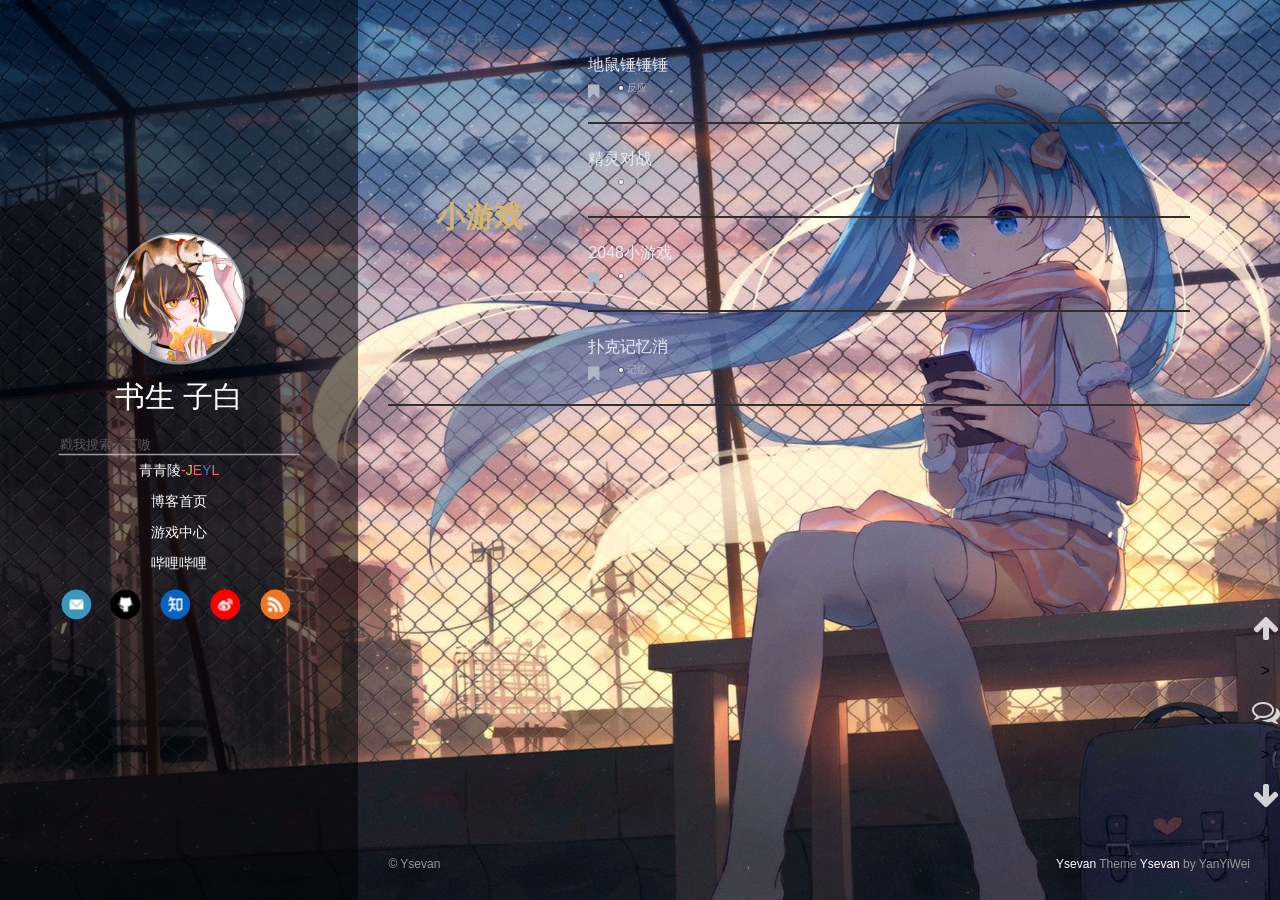
<file: index.html>
<!DOCTYPE html>
<html>
	<head>
		<meta charset="utf-8">

		<title>书生 | 子白</title>
		
		
		<link rel="icon" type="image/x-icon" href="favicon.ico" />
		<link rel="alternative" href="atom.xml" type="application/atom+xml">
		<link rel="stylesheet" href="css/style.css">
		<link rel="stylesheet" href="font-awesome/css/font-awesome.min.css">
		<link rel="apple-touch-icon" href="touxiang.png">
		<link rel="stylesheet" href="fancybox/jquery.fancybox.css">

		<!-- 加载特效 -->
		<script src="js/pace.js"></script>
		<link href="css/pace/pace-theme-flash.css" rel="stylesheet" />
	</head>
	
	
	
	
	<body>
		<div id="container">
		<!--左半部分-->
			<div class="left-col">
				<div class="overlay"></div>
				<div class="intrude-less">
					<header id="header" class="inner">
						<a href="#" class="profilepic">

							<img src="img/head.jpg" class="js-avatar">

						</a>
						<hgroup>
							<h1 class="header-author"><a href="#">书生 子白</a></h1>
						</hgroup>


						<form>
							<input type="text" class="st-default-search-input search" id="local-search-input" placeholder="戳我搜索一下嗷"
							 autocomplete="off">
						</form>
						<div id="local-search-result"></div>


						<script type="text/javascript">
							(function() {'use strict';function getMatchData(keyword, data) 
										 {var matchData = [];for (var i = 0; i < data.length; i++){if(data[i].title.toLowerCase().indexOf(keyword)>=0)matchData.push(data[i])}return matchData;}
										 var $input = $('#local-search-input');var $resultContent = $('#local-search-result');$input.keyup(function() {$.ajax({url: '/search.json',dataType: "json",success: function(json) 
										 {var str = '<ul class=\"search-result-list\">';var keyword = $input.val().trim().toLowerCase();$resultContent.innerHTML = "";if ($input.val().trim().length <= 0) {$resultContent.empty();$('#switch-area').show();return;}var results = getMatchData(keyword, json);
											if (results.length === 0) {$resultContent.empty();$('#switch-area').show();return;}for (var i = 0; i < results.length; i++) {str += "<li><a href='" + results[i].url + "' class='search-result-title'>" + results[i].title +"</a></li>";}str += "</ul>";$resultContent.empty();$resultContent.append(str);$('#switch-area').hide();}
									});
								});
							})();
						</script>


						

						<div id="switch-area" class="switch-area">
							<div class="switch-wrap">
								<section class="switch-part switch-part1">
									<nav class="header-menu">
										<ul>

											<li>
												<div id="binft"></div>
												<script>
													var binft = function(r) {
														function t() {
															return b[Math.floor(Math.random() * b.length)]
														}

														function e() {
															return String.fromCharCode(94 * Math.random() + 33)
														}

														function n(r) {
															for (var n = document.createDocumentFragment(), i = 0; r > i; i++) {
																var l = document.createElement("span");
																l.textContent = e(), l.style.color = t(), n.appendChild(l)
															}
															return n
														}

														function i() {
															var t = o[c.skillI];
															c.step ? c.step-- : (c.step = g, c.prefixP < l.length ? (c.prefixP >= 0 && (c.text += l[c.prefixP]), c.prefixP++) :
																"forward" === c.direction ? c.skillP < t.length ? (c.text += t[c.skillP], c.skillP++) : c.delay ? c.delay--
																: (c.direction = "backward", c.delay = a) : c.skillP > 0 ? (c.text = c.text.slice(0, -1), c.skillP--) :
																(c.skillI = (c.skillI + 1) % o.length, c.direction = "forward")), r.textContent = c.text, r.appendChild(
																n(c.prefixP < l.length ? Math.min(s, s + c.prefixP) : Math.min(s, t.length - c.skillP))), setTimeout(
																i, d)}var l = "",o = ["青青陵上柏，磊磊涧中石。", "人生天地间，忽如远行客。", "斗酒相娱乐，聊厚不为薄。", "驱车策驽马，游戏宛与洛。", "洛中何郁郁，冠带自相索。", "长衢罗夹巷，王侯多第宅。",
																"两宫遥相望，双阙百余尺。", "极宴娱心意，戚戚何所迫？"].map(function(r) {return r + ""
															}),
															a = 2,
															g = 1,
															s = 5,
															d = 75,
															b = ["rgb(110,64,170)", "rgb(150,61,179)", "rgb(191,60,175)", "rgb(228,65,157)", "rgb(254,75,131)",
																"rgb(255,94,99)", "rgb(255,120,71)", "rgb(251,150,51)", "rgb(226,183,47)", "rgb(198,214,60)",
																"rgb(175,240,91)", "rgb(127,246,88)", "rgb(82,246,103)", "rgb(48,239,130)", "rgb(29,223,163)",
																"rgb(26,199,194)", "rgb(35,171,216)", "rgb(54,140,225)", "rgb(76,110,219)", "rgb(96,84,200)"
															],
															c = {
																text: "",
																prefixP: -s,
																skillI: 0,
																skillP: 0,
																direction: "forward",
																delay: a,
																step: g
															};
														i()
													};
													binft(document.getElementById('binft'));
												</script>
											</li>

											<li><a href="./Blog/Home.html">博客首页</a></li>

											<li><a href="./game/Game.html">游戏中心</a></li>

											<li><a href="https://space.bilibili.com/" target="_blank" rel="noopener">哔哩哔哩</a></li>


										</ul>
									</nav>
									<nav class="header-nav">
										<ul class="social">

											<a class="fl mail" target="_blank" href="http://mail.qq.com/cgi-bin/qm_share?t=qm_mailme&email=Z1ZeV1FQV1FWUicWFkkECAo"
											 title="mail">mail</a>

											<a class="fl github" target="_blank" href="https://github.com/YY6896098ss" title="github">github</a>

											<a class="fl zhihu" target="_blank" href="https://www.zhihu.com/people/yan-xiao-qi-43-1"
											 title="zhihu">zhihu</a>

											<a class="fl weibo" target="_blank" href="https://weibo.com/u/7444569101" title="weibo">weibo</a>

											<a class="fl rss" target="_blank" href="#" title="rss">rss</a>

										</ul>
									</nav>
								</section>

								


						

							</div>
						</div>
					</header>
				</div>
				
			<!--视频链接-->
				<div style="position: absolute;bottom:0px;left:20px;width:40px">
					<iframe frameborder="no" border="0" marginwidth="0" marginheight="10" width=260 height=110 src="http://music.163.com/outchain/player?type=2&id=1455965526&auto=1&height=66"></iframe>
				</div>
			</div>
			
			<!--右半部分-->
			<div class="mid-col">
				
				<div class="body-wrap">


                           <!--上面部分小游戏-->
					<section class="archives-wrap game-sidebar">
						<div class="archive-year-wrap">
							<a href="game/Game.html" class="archive-year game-archive-year">小游戏</a>
						</div>
						<div class="archives">

							<article class="archive-article archive-type-post">
								<div class="archive-article-inner">
									<header class="archive-article-header">
										<h1 itemprop="name">
											<a class="archive-article-title" href="game/Catch-A-Mole.html">地鼠锤锤锤</a>
										</h1>


										<div class="article-info info-on-archive">



											<div class="article-tag tagcloud">
												<ul class="article-tag-list" itemprop="keywords">
													<li class="article-tag-list-item"><a class="article-tag-list-link" href="game/Game.html"
														 rel="tag">反应</a></li>
												</ul>
											</div>

										</div>
										<div class="clearfix"></div>
									</header>
								</div>
							</article>
							<article class="archive-article archive-type-post">
								<div class="archive-article-inner">
									<header class="archive-article-header">
										<h1 itemprop="name">
											<a class="archive-article-title" href="game/Pokemon.html">精灵对战</a>
										</h1>
										<div class="article-info info-on-archive">
											<div class="article-tag tagcloud">
												<ul class="article-tag-list" itemprop="keywords">
													<li class="article-tag-list-item"><a class="article-tag-list-link" href="game/Game.html"
														 rel="tag">策略</a></li>
												</ul>
											</div>
										</div>
										<div class="clearfix"></div>
									</header>
								</div>
							</article>
							<article class="archive-article archive-type-post">
								<div class="archive-article-inner">
									<header class="archive-article-header">
										<h1 itemprop="name">
											<a class="archive-article-title" href="game/2048.html">2048小游戏</a>
										</h1>
										<div class="article-info info-on-archive">
											<div class="article-tag tagcloud">
												<ul class="article-tag-list" itemprop="keywords">
													<li class="article-tag-list-item"><a class="article-tag-list-link" href="game/Game.html"
														 rel="tag">益智</a></li>
												</ul>
											</div>
										</div>
										<div class="clearfix"></div>
									</header>
								</div>
							</article>
							<article class="archive-article archive-type-post">
								<div class="archive-article-inner">
									<header class="archive-article-header">
										<h1 itemprop="name">
											<a class="archive-article-title" href="game/扑克记忆消/index.html">扑克记忆消</a>
										</h1>
										<div class="article-info info-on-archive">
											<div class="article-tag tagcloud">
												<ul class="article-tag-list" itemprop="keywords">
													<li class="article-tag-list-item"><a class="article-tag-list-link" href="game/Game.html"
														 rel="tag">记忆</a></li>
												</ul>
											</div>
										</div>
										<div class="clearfix"></div>
									</header>
								</div>
							</article>
						</div>
					</section>

				</div>	
				<footer id="footer">
					<div class="outer">
						<div id="footer-info">
							<div class="footer-left">
								&copy; Ysevan
							</div>
							<div class="footer-right">
								<a href="#" target="_blank">Ysevan</a> Theme <a href="#" target="_blank">Ysevan</a>
								by YanYiWei
							</div>
						</div>

						<div class="visit">

							<span id="busuanzi_container_site_pv" style='display:none'>
								<span id="site-visit">海贼到访数:
									<span id="busuanzi_value_site_uv"></span>
								</span>
							</span>


							<span>, </span>


							<span id="busuanzi_container_page_pv" style='display:none'>
								<span id="page-visit">本页阅读量:
									<span id="busuanzi_value_page_pv"></span>
								</span>
							</span>

						</div>

					</div>
				</footer>
			</div>
			
			<script src="./js/main.js"></script>

<!--背景-->>
			<script>
				$(document).ready(function() {
					var backgroundnum = 3;
					var backgroundimg = "url(background/bg-x.jpg)".replace(/x/gi, Math.ceil(Math.random() *
						backgroundnum));
					$("#mobile-nav").css({
						"background-image": backgroundimg,
						"background-size": "cover",
						"background-position": "center"
					});
					$(".left-col").css({
						"background-image": backgroundimg,
						"background-size": "cover",
						"background-position": "center"
					});
				})
			</script>

<!--具有滚动功能的区域-->>
			<div class="scroll" id="scroll">
				<a href="#"><i class="fa fa-arrow-up"></i></a>   <!--链接的目标位置是当前页面的顶部-->>
				<a href="#comments"><i class="fa fa-comments-o"></i></a>  <!--链接的目标位置是具有comments的ID的元素，通常是页面上的评论区域-->>
				<a href="#footer"><i class="fa fa-arrow-down"></i></a>  <!--页面的底部-->>
			</div>

<!--文档加载完成后检查是否存在具有commentsID的元素。如果不存在，它将隐藏id为scroll的元素下的第二个子元素<a>，这样就隐藏了链接到评论区域的部分。-->>
			<script>
				$(document).ready(function() {
					if ($("#comments").length < 1) {
						$("#scroll > a:nth-child(2)").hide();
					};
				})
			</script>

			<button class="hide-labels">TAG 开关</button>
			
			<!--为所有的按钮元素添加了一个点击事件处理程序-->>
			<script>
				$(document).ready(function() {
					$("button").click(function() {
						$(".article-info").toggle(200);
					});
				});
			</script>

			<script async src="https://dn-lbstatics.qbox.me/busuanzi/2.3/busuanzi.pure.mini.js">
			</script>

			<script language="javascript">
				$(function() {
					$("a[title]").each(function() {
						var a = $(this);
						var title = a.attr('title');
						if (title == undefined || title == "") return;
						a.data('title', title).removeAttr('title').hover(

							function() {
								var offset = a.offset();
								$("<div id=\"anchortitlecontainer\"></div>").appendTo($("body")).html(title).css({
									top: offset.top - a.outerHeight() - 15,
									left: offset.left + a.outerWidth() / 2 + 1
								}).fadeIn(function() {
									var pop = $(this);
									setTimeout(function() {
										pop.remove();
									}, pop.text().length * 800);
								});
							},
							function() {
								$("#anchortitlecontainer").remove();
							});
					});
				});
			</script>


			<script type="text/javascript">
				window.onload = function() {
					document.getElementById("search").onclick = function() {
						console.log("search")
						search();
					}
				}

				function search() {
					(function(w, d, t, u, n, s, e) {
						w['SwiftypeObject'] = n;
						w[n] = w[n] || function() {
							(w[n].q = w[n].q || []).push(arguments);
						};
						s = d.createElement(t);
						e = d.getElementsByTagName(t)[0];
						s.async = 1;
						s.src = u;
						e.parentNode.insertBefore(s, e);
					})(window, document, 'script', '//s.swiftypecdn.com/install/v2/st.js', '_st');

					_st('install', 'A1Pz-LKMXbrzcFg2FWi6', '2.0.0');
				}
			</script>

		</div>
		
	</body>
	<!-- 页面点击小红心 -->
	<script type="text/javascript" src="./js/love.js"></script>
</html>
</file>
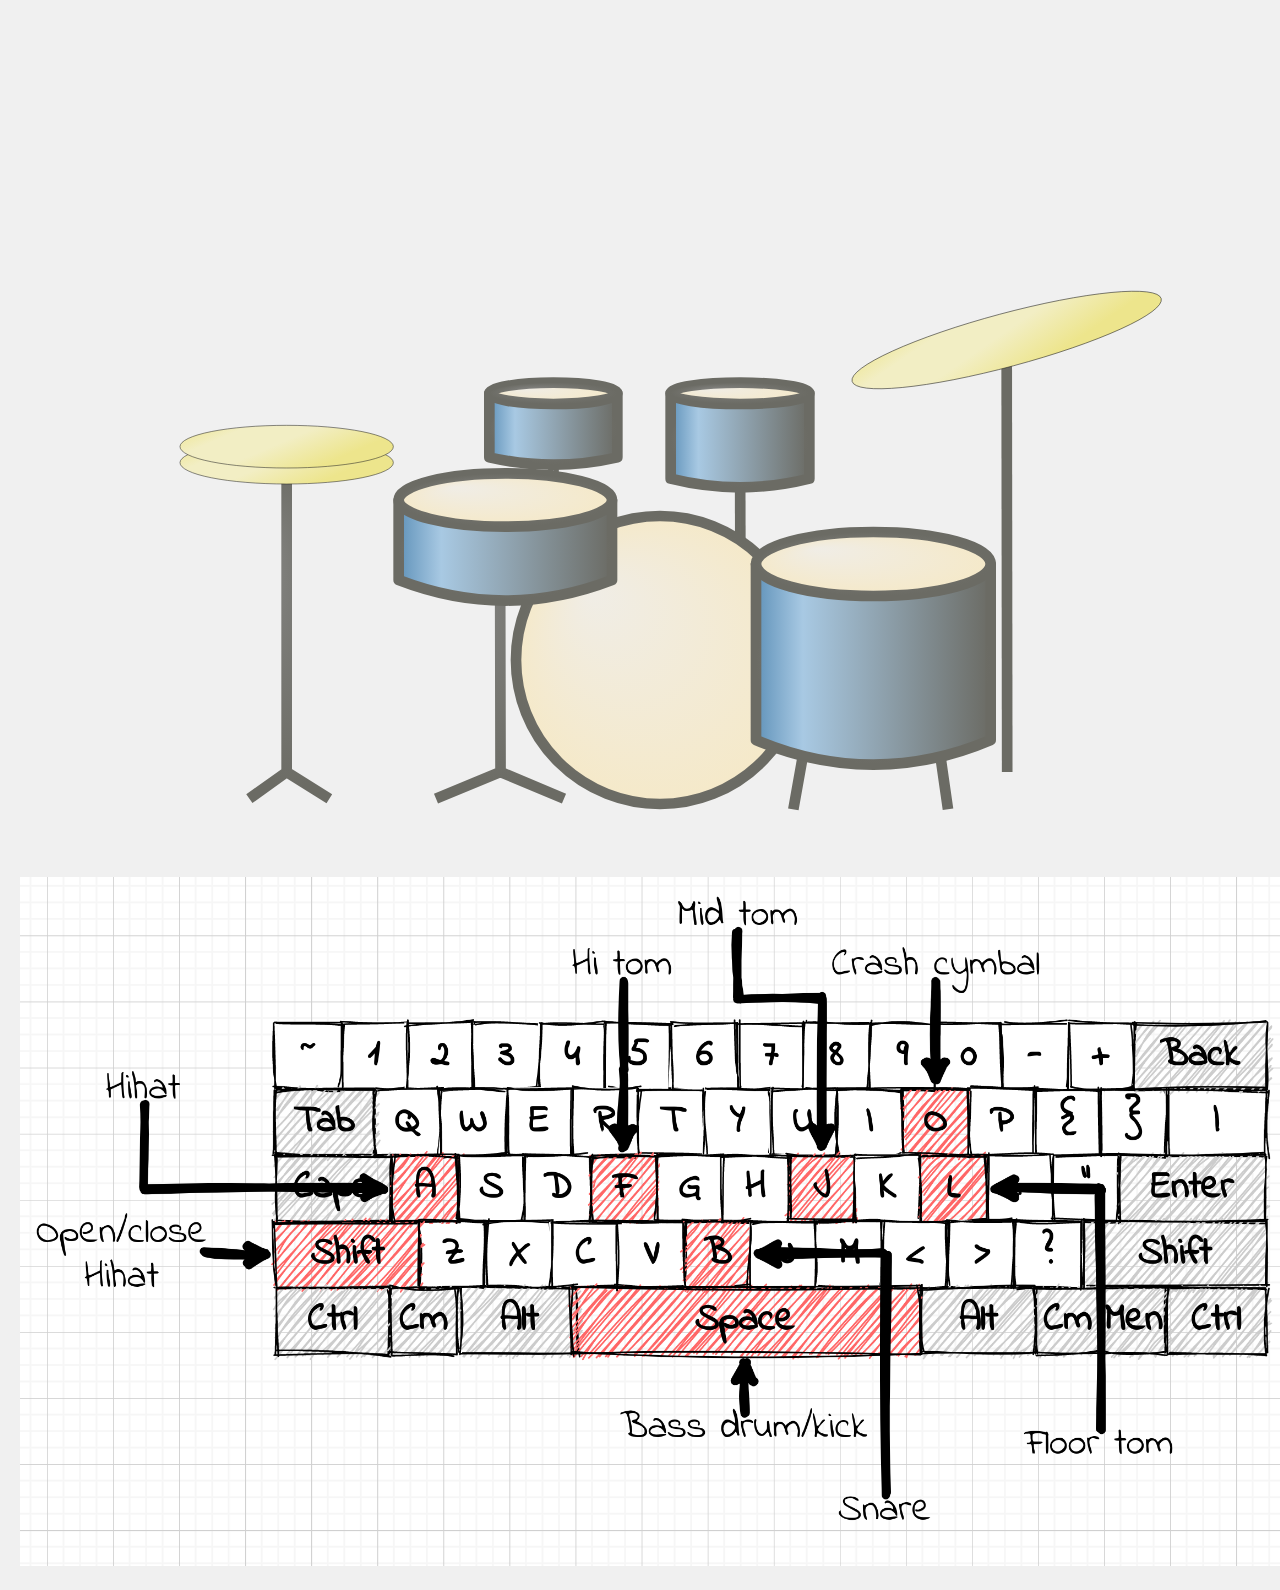
<file: game/js-drumkit/index.html>
<!DOCTYPE html>
<html>
  <head>
    <style>
      body {
        padding: 0;
        margin: 0;
        width: 100%;
        background-color: #f0f0f0;
      }

      .container {
        width: 100%;
        max-width: 1280px;
        padding: 20px;
        margin: 0 auto;
      }

      svg {
        max-width: 100%;
        height: auto;
      }

      #hihat-head.closed {
        transform: translateY(10px);
      }

      .played {
        transform: translateY(5px);
      }
      #bass.played {
        transform: scale(0.98);
        transform-origin: 1200px 1200px;
      }
      #crash.played {
        fill: url(#cymbal);
        transform: rotate(-20deg);
        transform-origin: 1850px 600px;
      }
      #hihat-head.played {
        fill: url(#cymbal);
        transform: rotate(5deg);
        transform-origin: 500px 830px;
      }

      .img {
        width: auto;
        height: auto;
        max-width: 100%;
      }
    </style>
  </head>
  <body>
    <div class="container">
      <svg
        xmlns="http://www.w3.org/2000/svg"
        version="1.1"
        viewBox="0 0 2400 1600"
        preserveAspectRatio="xMidYMid meet"
        width="2400"
        height="1600"
      >
        <defs>
          <radialGradient id="head" fx="26%" fy="26%">
            <stop offset="0%" style="stop-color: #f0ede6;" />
            <stop offset="100%" style="stop-color: #f5e9c9;" />
          </radialGradient>
          <radialGradient id="headPressed" fx="26%" fy="26%">
            <stop offset="0%" style="stop-color: #e3d8ba;" />
            <stop offset="100%" style="stop-color: #f5e9c9;" />
          </radialGradient>
          <radialGradient id="case" fx="30%" fy="30%">
            <stop offset="0%" style="stop-color: #82827f;" />
            <stop offset="100%" style="stop-color: #6b6b64;" />
          </radialGradient>
          <linearGradient id="caseColor">
            <stop offset="0%" style="stop-color: #6193ba;" />
            <stop offset="20%" style="stop-color: #a8c9e3;" />
            <stop offset="100%" style="stop-color: #6b6b64;" />
          </linearGradient>
          <linearGradient id="cymbal" gradientTransform="rotate(25)">
            <stop offset="0%" style="stop-color: #ede58c;" />
            <stop offset="30%" style="stop-color: #f2eec4;" />
            <stop offset="60%" style="stop-color: #f2eec4;" />
            <stop offset="100%" style="stop-color: #ede58c;" />
          </linearGradient>
        </defs>

        <!-- Hi-Tom -->
        <path
          stroke-width="20"
          stroke="url(#case)"
          d="M 1000 700 1001 1200"
          fill="none"
        />
        <path
          stroke-width="20"
          stroke="url(#case)"
          fill="url(#caseColor)"
          stroke-linejoin="round"
          d="
      M 880 700
      880 820
      A 1000 1900 0 0 0 1120 820
      L 1120 700 Z
    "
        />
        <ellipse
          id="hitom"
          fill="url(#head)"
          stroke-width="20"
          stroke="url(#case)"
          cx="1000"
          cy="700"
          rx="120"
          ry="20"
        />

        <!-- Mid-Tom -->
        <path
          stroke-width="20"
          stroke="url(#case)"
          d="M 1350 700 1351 1200"
          fill="none"
        />
        <path
          stroke-width="20"
          stroke="url(#case)"
          fill="url(#caseColor)"
          stroke-linejoin="round"
          d="
      M 1220 700
      1220 860
      A 1000 1900 0 0 0 1480 860
      L 1480 700 Z
    "
        />
        <ellipse
          id="midtom"
          fill="url(#head)"
          stroke-width="20"
          stroke="url(#case)"
          cx="1350"
          cy="700"
          rx="130"
          ry="20"
        />

        <!-- Bass drum -->
        <circle
          id="bass"
          fill="url(#head)"
          cx="1200"
          cy="1200"
          r="270"
          stroke-width="20"
          stroke="url(#case)"
        />

        <!-- Snare drum -->
        <path
          stroke-width="20"
          stroke="url(#case)"
          d="M 900 910 901 1410 780 1460 M 901 1410 1020 1460"
          fill="none"
        />
        <path
          stroke-width="20"
          stroke="url(#case)"
          fill="url(#caseColor)"
          stroke-linejoin="round"
          d="
      M 710 900
      710 1050
      A 950 1700 0 0 0 1110 1050
      L 1110 900 Z
    "
        />
        <ellipse
          id="snare"
          fill="url(#head)"
          stroke-width="20"
          stroke="url(#case)"
          cx="910"
          cy="900"
          rx="200"
          ry="50"
        />

        <!-- Floor tom -->
        <path
          stroke-width="20"
          stroke="url(#case)"
          d="M 1700 1200 1740 1480 M 1500 1200 1450 1480"
          fill="none"
        />
        <path
          stroke-width="20"
          stroke="url(#case)"
          fill="url(#caseColor)"
          stroke-linejoin="round"
          d="
      M 1380 1020
      1380 1350
      A 950 1700 0 0 0 1820 1350
      L 1820 1020 Z
    "
        />
        <ellipse
          id="floortom"
          fill="url(#head)"
          stroke-width="20"
          stroke="url(#case)"
          cx="1600"
          cy="1020"
          rx="220"
          ry="60"
        />

        <!-- Hihat -->
        <path
          stroke-width="20"
          stroke="url(#case)"
          d="M 500 830 500 1410 580 1460 M 500 1410 430 1460"
          fill="none"
        />
        <ellipse
          cx="500"
          cy="830"
          rx="200"
          ry="40"
          fill="url(#cymbal)"
          stroke="#222"
          stroke-width="1"
        />
        <ellipse
          id="hihat-head"
          cx="500"
          cy="800"
          rx="200"
          ry="40"
          fill="url(#cymbal)"
          stroke="#222"
          stroke-width="1"
        />

        <!-- Crash -->
        <path
          stroke-width="20"
          stroke="url(#case)"
          d="M 1850 600 1851 1410"
          fill="none"
        />
        <ellipse
          id="crash"
          cx="1850"
          cy="600"
          rx="300"
          ry="50"
          fill="url(#cymbal)"
          stroke="#222"
          stroke-width="1"
          transform="rotate(-15 1850 600)"
        />
      </svg>

      <img src="./keyboard.png" class="img" />

      <script>
        let isShiftPressed = false;

        const hihatHead = document.querySelector("#hihat-head");
        const hitom = document.querySelector("#hitom");
        const midtom = document.querySelector("#midtom");
        const floortom = document.querySelector("#floortom");
        const snare = document.querySelector("#snare");
        const crash = document.querySelector("#crash");
        const bass = document.querySelector("#bass");

        /**
         * Finds out which drum was played.
         * @param key
         * @returns {string|null}
         */
        const getInstrument = (key) => {
          switch (key.toLowerCase()) {
            case "a":
              return hihatHead;
            case "f":
              return hitom;
            case "j":
              return midtom;
            case "l":
              return floortom;
            case "b":
              return snare;
            case "o":
              return crash;
            case " ":
              return bass;
          }

          return null;
        };

        const timeouts = new Map();

        document.addEventListener("keydown", (e) => {
          if (e.key === "Shift") {
            isShiftPressed = true;
            hihatHead.classList.add("closed");
            return;
          }

          const drum = getInstrument(e.key);
          if (!drum) {
            return;
          }

          let sound = sounds.get(drum);
          if (drum === hihatHead) {
            sound = isShiftPressed ? sound.closed : sound.open;
          }
          sound.pause();
          sound.currentTime = 0;
          sound.play();

          drum.classList.add("played");
          if (timeouts.has(drum)) {
            clearTimeout(timeouts.get(drum));
          }
          timeouts.set(
            drum,
            setTimeout(() => {
              drum.classList.remove("played");
            }, 100)
          );
        });

        document.addEventListener("keyup", (e) => {
          if (e.key === "Shift") {
            isShiftPressed = false;
            hihatHead.classList.remove("closed");
          }
        });

        const sounds = new Map();
        sounds.set(hihatHead, {
          open: new Audio("./sounds/Bb2.mp3"),
          closed: new Audio("./sounds/Gb2.mp3")
        });
        sounds.set(hitom, new Audio("./sounds/D3.mp3"));
        sounds.set(midtom, new Audio("./sounds/B2.mp3"));
        sounds.set(floortom, new Audio("./sounds/G2.mp3"));
        sounds.set(snare, new Audio("./sounds/D2.mp3"));
        sounds.set(crash, new Audio("./sounds/Db3.mp3"));
        sounds.set(bass, new Audio("./sounds/C2.mp3"));
      </script>
    </div>
  </body>
</html>
</file>
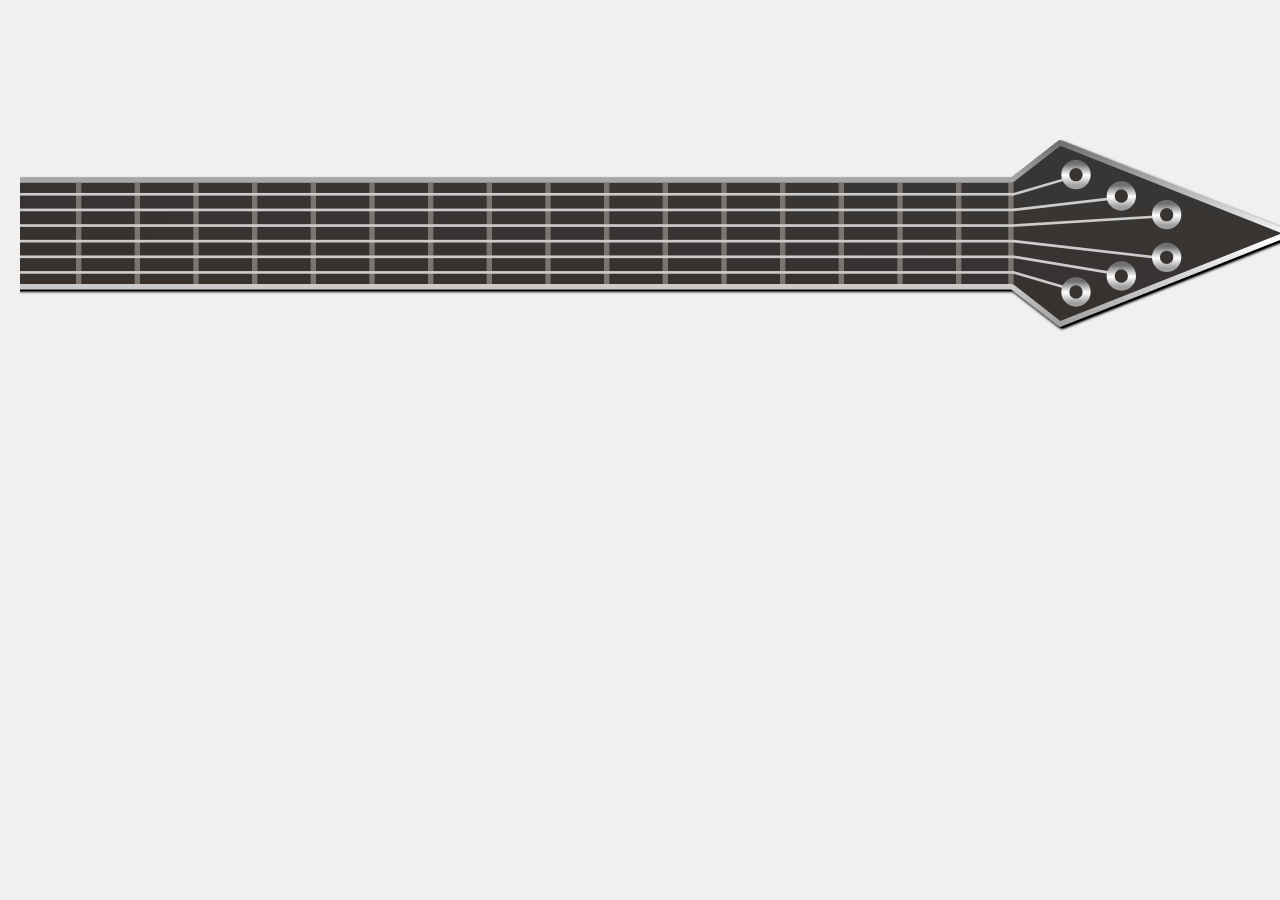
<file: game/js-guitar/index.html>
<!DOCTYPE html>
<html>
  <head>
    <style>
      body {
        padding: 0;
        margin: 0;
        width: 100%;
        background-color: #f0f0f0;
        cursor: url(./pick.svg), auto;
      }

      .container {
        width: 100%;
        max-width: 1280px;
        padding: 20px;
        margin: 0 auto;
      }

      .guitar {
        max-width: 100%;
        height: auto;
      }

      @keyframes vibrate {
        0% {
          transform: translateY(-2px);
        }
        50% {
          transform: translateY(2px);
        }
        100% {
          transform: translateY(-2px);
        }
      }
      .string {
        transform: translateY(0);
      }
      .string.vibrating {
        animation: vibrate 0.05s infinite;
      }
    </style>
    <link rel="icon" type="image/x-icon" href="../../favicon.ico" />
  </head>
  <body>
    <div class="container">
      <svg
        id="guitar"
        class="guitar"
        xmlns="http://www.w3.org/2000/svg"
        version="1.1"
        viewBox="0 0 2400 800"
        preserveAspectRatio="xMidYMid meet"
        width="2400"
        height="800"
      >
        <defs>
          <linearGradient id="fretboard" x1="42%" y1="0%" x2="0%" y2="90%">
            <stop offset="0%" style="stop-color: rgb(56, 53, 53);" />
            <stop offset="100%" style="stop-color: rgb(56, 49, 43);" />
          </linearGradient>

          <linearGradient
            id="fredboardBorder"
            x1="0%"
            y1="0%"
            x2="0%"
            y2="100%"
          >
            <stop offset="0%" style="stop-color: rgb(111, 111, 111);" />
            <stop offset="53%" style="stop-color: rgb(255, 255, 255);" />
            <stop offset="100%" style="stop-color: rgb(160, 160, 160);" />
          </linearGradient>

          <linearGradient id="fret" x1="0%" y1="0%" x2="100%" y2="0%">
            <stop offset="0%" style="stop-color: rgb(122, 117, 113);" />
            <stop offset="100%" style="stop-color: rgb(56, 49, 43);" />
          </linearGradient>

          <filter id="dropshadow" height="400%">
            <feGaussianBlur in="SourceAlpha" stdDeviation="3" />
            <feOffset dx="4" dy="4" result="offsetblur" />
            <feComponentTransfer>
              <feFuncA type="linear" slope="1.5" />
            </feComponentTransfer>
            <feMerge>
              <feMergeNode />
              <feMergeNode in="SourceGraphic" />
            </feMerge>
          </filter>
        </defs>

        <polygon
          points="
      -10,300 1860,300 1950,230 2380,400
      1950,570 1860,500 -10,500
      "
          fill="url(#fretboard)"
          stroke-width="10"
          stroke="url(#fredboardBorder)"
          style="filter: url(#dropshadow);"
          stroke-linejoin="round"
        />

        <path
          d="
        M110 305 110 495 M220 305 220 495 M330 305 330 495 M440 305 440 495
        M550 305 550 495 M660 305 660 495 M770 305 770 495 M880 305 880 495
        M990 305 990 495 M1100 305 1100 495 M1210 305 1210 495 M1320 305 1320 495
        M1430 305 1430 495 M1540 305 1540 495 M1650 305 1650 495 M1760 305 1760 495
        M1858 305 1858 495
      "
          stroke-width="10"
          stroke="rgb(122, 117, 113)"
        />

        <rect
          class="string"
          x="0"
          y="324.3"
          width="1864"
          height="5"
          fill="#ccc"
        />
        <rect
          class="string"
          x="0"
          y="353.6"
          width="1864"
          height="5"
          fill="#ccc"
        />
        <rect
          class="string"
          x="0"
          y="382.9"
          width="1864"
          height="5"
          fill="#ccc"
        />
        <rect
          class="string"
          x="0"
          y="412.2"
          width="1864"
          height="5"
          fill="#ccc"
        />
        <rect
          class="string"
          x="0"
          y="441.5"
          width="1864"
          height="5"
          fill="#ccc"
        />
        <rect
          class="string"
          x="0"
          y="470.8"
          width="1864"
          height="5"
          fill="#ccc"
        />

        <polygon points="1863,324.3 1980,290 1980,295 1863,329.3" fill="#ccc" />
        <polygon points="1863,353.6 2065,330 2065,335 1863,358.6" fill="#ccc" />
        <polygon points="1863,382.9 2150,365 2150,370 1863,387.9" fill="#ccc" />
        <polygon points="1863,412.2 2150,445 2150,450 1863,417.2" fill="#ccc" />
        <polygon points="1863,441.5 2065,475 2065,480 1863,446.5" fill="#ccc" />
        <polygon points="1863,470.8 1980,505 1980,510 1863,475.8" fill="#ccc" />

        <circle
          cx="1980"
          cy="510"
          r="20"
          fill="url(#fretboard)"
          stroke-width="15"
          stroke="url(#fredboardBorder)"
        />
        <circle
          cx="2065"
          cy="480"
          r="20"
          fill="url(#fretboard)"
          stroke-width="15"
          stroke="url(#fredboardBorder)"
        />
        <circle
          cx="2150"
          cy="445"
          r="20"
          fill="url(#fretboard)"
          stroke-width="15"
          stroke="url(#fredboardBorder)"
        />
        <circle
          cx="2150"
          cy="365"
          r="20"
          fill="url(#fretboard)"
          stroke-width="15"
          stroke="url(#fredboardBorder)"
        />
        <circle
          cx="2065"
          cy="330"
          r="20"
          fill="url(#fretboard)"
          stroke-width="15"
          stroke="url(#fredboardBorder)"
        />
        <circle
          cx="1980"
          cy="290"
          r="20"
          fill="url(#fretboard)"
          stroke-width="15"
          stroke="url(#fredboardBorder)"
        />
      </svg>
    </div>

    <script>
      function main() {
        const noteMap = [
          [
            "Ab3",
            "G3 ",
            "Gb3",
            "F3 ",
            "E3 ",
            "Eb3",
            "D3 ",
            "Db3",
            "C3 ",
            "B2 ",
            "Bb2",
            "A2 ",
            "Ab2",
            "G2 ",
            "Gb2",
            "F2 ",
            "E2 "
          ],
          [
            "Db4",
            "C4 ",
            "B3 ",
            "Bb3",
            "A3 ",
            "Ab3",
            "G3 ",
            "Gb3",
            "F3 ",
            "E3 ",
            "Eb3",
            "D3 ",
            "Db3",
            "C3 ",
            "B2 ",
            "Bb2",
            "A2 "
          ],
          [
            "Gb4",
            "F4 ",
            "E4 ",
            "Eb4",
            "D4 ",
            "Db4",
            "C4 ",
            "B3 ",
            "Bb3",
            "A3 ",
            "Ab3",
            "G3 ",
            "Gb3",
            "F3 ",
            "E3 ",
            "Eb3",
            "D3 "
          ],
          [
            "B4 ",
            "Bb4",
            "A4 ",
            "Ab4",
            "G4 ",
            "Gb4",
            "F4 ",
            "E4 ",
            "Eb4",
            "D4 ",
            "Db4",
            "C4 ",
            "B3 ",
            "Bb3",
            "A3 ",
            "Ab3",
            "G3 "
          ],
          [
            "Eb5",
            "D5 ",
            "Db5",
            "C5 ",
            "B4 ",
            "Bb4",
            "A4 ",
            "Ab4",
            "G4 ",
            "Gb3",
            "F4 ",
            "E4 ",
            "Eb4",
            "D4 ",
            "Db4",
            "C4 ",
            "B3 "
          ],
          [
            "Ab5",
            "G5 ",
            "Gb5",
            "F5 ",
            "E5 ",
            "Eb5",
            "D5 ",
            "Db5",
            "C5 ",
            "B4 ",
            "Bb4",
            "A4 ",
            "Ab4",
            "G4 ",
            "Gb4",
            "F4 ",
            "E4 "
          ]
        ];

        let isPlaying = false;

        const stringVibrationTimes = [0, 0, 0, 0, 0, 0];
        const strings = Array.from(document.querySelectorAll(".string"));

        setInterval(() => {
          strings.forEach((stringEl, key) => {
            if (stringVibrationTimes[key] > 0) {
              stringEl.classList.add("vibrating");
            } else {
              stringEl.classList.remove("vibrating");
            }

            stringVibrationTimes[key] -= 50;

            if (stringVibrationTimes[key] < 0) {
              stringVibrationTimes[key] = 0;
            }
          });
        }, 50);

        const soundFontUrl = "./sound/";
        function playNote(stringKey, note, force = false) {
          if (isPlaying || force) {
            const audio = new Audio(soundFontUrl + note.trim() + ".mp3");
            audio.play();

            stringVibrationTimes[stringKey] = 3000;
          }
        }

        window.addEventListener("mousedown", () => {
          isPlaying = true;
        });

        window.addEventListener("mouseup", () => {
          isPlaying = false;
        });

        const svg = document.querySelector("#guitar");

        noteMap.forEach((string, stringKey) => {
          string.forEach((note, noteKey) => {
            const area = document.createElementNS(
              "http://www.w3.org/2000/svg",
              "rect"
            );
            area.setAttribute("x", noteKey * 110);
            area.setAttribute("y", 315 + 29.3 * stringKey);
            area.setAttribute("width", 110);
            area.setAttribute("height", 20);
            area.setAttribute("fill", "#fff");
            area.setAttribute("opacity", "0");
            area.addEventListener("click", () => {
              playNote(stringKey, note, true);
            });
            area.addEventListener("mouseover", () => {
              playNote(stringKey, note, false);
            });
            area.addEventListener("mouseover", () => {
              playNote(stringKey, note, false);
            });

            svg.appendChild(area);
          });
        });
      }

      window.addEventListener("load", () => {
        main();
      });
    </script>
  </body>
</html>
</file>
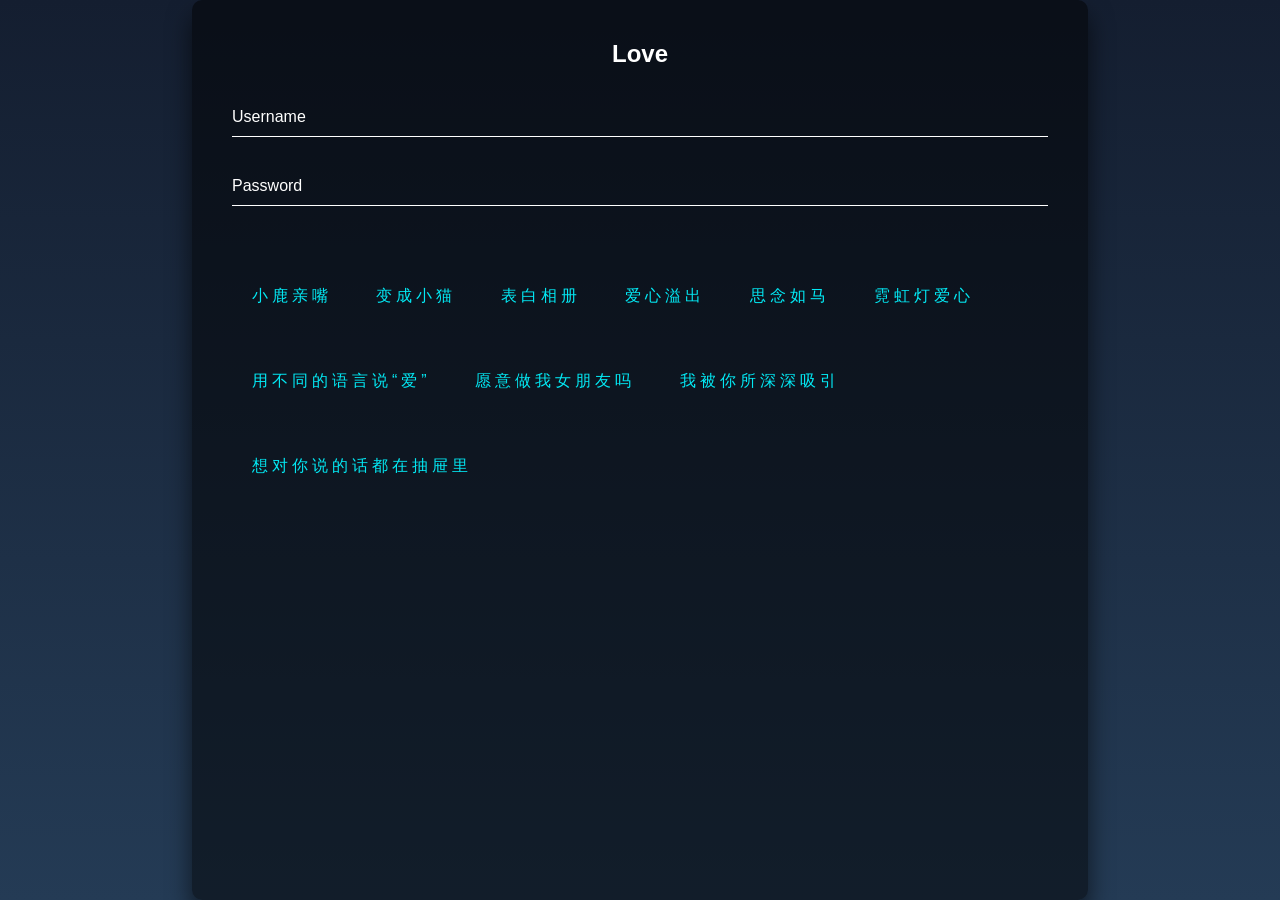
<file: game/love/index.html>
<!DOCTYPE html>
<html>
	<head>
		<meta charset="utf-8">
		<title>Wanghao | Love</title>
		<link rel="icon" type="image/x-icon" href="../../favicon.ico"/>
		<meta name="keywords" content="Login" />
		<meta name="description" content="Login" /> 
		<meta name="author" content="海拥(https://blog.csdn.net/qq_44273429/)" />
		<meta name="copyright" content="海拥(https://blog.csdn.net/qq_44273429/)" />
		<style>
			html {
			  height: 100%;
			}
			body {
			  margin:0;
			  padding:0;
			  font-family: sans-serif;
			  background: linear-gradient(#141e30, #243b55);
			}
			
			.login-box {
			  position: absolute;
			  top: 50%;
			  left: 50%;
			  height: 100%;
			  width: 70%;
			  padding: 40px;
			  transform: translate(-50%, -50%);
			  background: rgba(0,0,0,.5);
			  box-sizing: border-box;
			  box-shadow: 0 15px 25px rgba(0,0,0,.6);
			  border-radius: 10px;
			}
			
			.login-box h2 {
			  margin: 0 0 30px;
			  padding: 0;
			  color: #fff;
			  text-align: center;
			}
			
			.login-box .user-box {
			  position: relative;
			}
			
			.login-box .user-box input {
			  width: 100%;
			  padding: 10px 0;
			  font-size: 16px;
			  color: #fff;
			  margin-bottom: 30px;
			  border: none;
			  border-bottom: 1px solid #fff;
			  outline: none;
			  background: transparent;
			}
			.login-box .user-box label {
			  position: absolute;
			  top:0;
			  left: 0;
			  padding: 10px 0;
			  font-size: 16px;
			  color: #fff;
			  pointer-events: none;
			  transition: .5s;
			}
			
			.login-box .user-box input:focus ~ label,
			.login-box .user-box input:valid ~ label {
			  top: -20px;
			  left: 0;
			  color: #03e9f4;
			  font-size: 12px;
			}
			
			.login-box form a {
			  position: relative;
			  display: inline-block;
			  padding: 10px 20px;
			  color: #03e9f4;
			  font-size: 16px;
			  text-decoration: none;
			  text-transform: uppercase;
			  overflow: hidden;
			  transition: .5s;
			  margin-top: 40px;
			  letter-spacing: 4px
			}
			
			.login-box a:hover {
			  background: #03e9f4;
			  color: #fff;
			  border-radius: 5px;
			  box-shadow: 0 0 5px #03e9f4,
			              0 0 25px #03e9f4,
			              0 0 50px #03e9f4,
			              0 0 100px #03e9f4;
			}
			
			.login-box a span {
			  position: absolute;
			  display: block;
			}
			
			.login-box a span:nth-child(1) {
			  top: 0;
			  left: -100%;
			  width: 100%;
			  height: 2px;
			  background: linear-gradient(90deg, transparent, #03e9f4);
			  animation: btn-anim1 1s linear infinite;
			}
			
			@keyframes btn-anim1 {
			  0% {
			    left: -100%;
			  }
			  50%,100% {
			    left: 100%;
			  }
			}
			
			.login-box a span:nth-child(2) {
			  top: -100%;
			  right: 0;
			  width: 2px;
			  height: 100%;
			  background: linear-gradient(180deg, transparent, #03e9f4);
			  animation: btn-anim2 1s linear infinite;
			  animation-delay: .25s
			}
			
			@keyframes btn-anim2 {
			  0% {
			    top: -100%;
			  }
			  50%,100% {
			    top: 100%;
			  }
			}
			
			.login-box a span:nth-child(3) {
			  bottom: 0;
			  right: -100%;
			  width: 100%;
			  height: 2px;
			  background: linear-gradient(270deg, transparent, #03e9f4);
			  animation: btn-anim3 1s linear infinite;
			  animation-delay: .5s
			}
			
			@keyframes btn-anim3 {
			  0% {
			    right: -100%;
			  }
			  50%,100% {
			    right: 100%;
			  }
			}
			
			.login-box a span:nth-child(4) {
			  bottom: -100%;
			  left: 0;
			  width: 2px;
			  height: 100%;
			  background: linear-gradient(360deg, transparent, #03e9f4);
			  animation: btn-anim4 1s linear infinite;
			  animation-delay: .75s
			}
			
			@keyframes btn-anim4 {
			  0% {
			    bottom: -100%;
			  }
			  50%,100% {
			    bottom: 100%;
			  }
			}

		</style>
	</head>
	<body>
		<div class="login-box">
		  <h2>Love</h2>
		  <form>
		    <div class="user-box">
		      <input type="text" name="" required="">
		      <label>Username</label>
		    </div>
		    <div class="user-box">
		      <input type="password" name="" required="">
		      <label>Password</label>
		    </div>
			
			<a href="./xiaoluqinzui">
			  <span></span><span></span><span></span><span></span>小鹿亲嘴</a>
			  
			<a href="./bianchengxiaomao">
			  <span></span><span></span><span></span><span></span>变成小猫</a>
			  
			<a href="./biaobaixiangce">
			  <span></span><span></span><span></span><span></span>表白相册</a>
			  
			<a href="./Love-Overflow">
				<span></span><span></span><span></span><span></span>爱心溢出</a>
			  
			<a href="./sinianruma">
			  <span></span><span></span><span></span><span></span>思念如马</a>
			  
			<a href="./nihongdengaixin">
			  <span></span><span></span><span></span><span></span>霓虹灯爱心</a>
		
		    <a href="./differentlove">
		      <span></span><span></span><span></span><span></span>用不同的语言说“爱”</a>
			  
			<a href="./willyoubemygirlfriend">
			  <span></span><span></span><span></span><span></span>愿意做我女朋友吗</a>
			  
			<a href="./wobeinisuoshenshenxiyin">
			  <span></span><span></span><span></span><span></span>我被你所深深吸引</a>
			  
			<a href="./chouti">
			  <span></span><span></span><span></span><span></span>想对你说的话都在抽屉里</a>
				
			
		  </form>
		</div>
	</body>
</html>
</file>
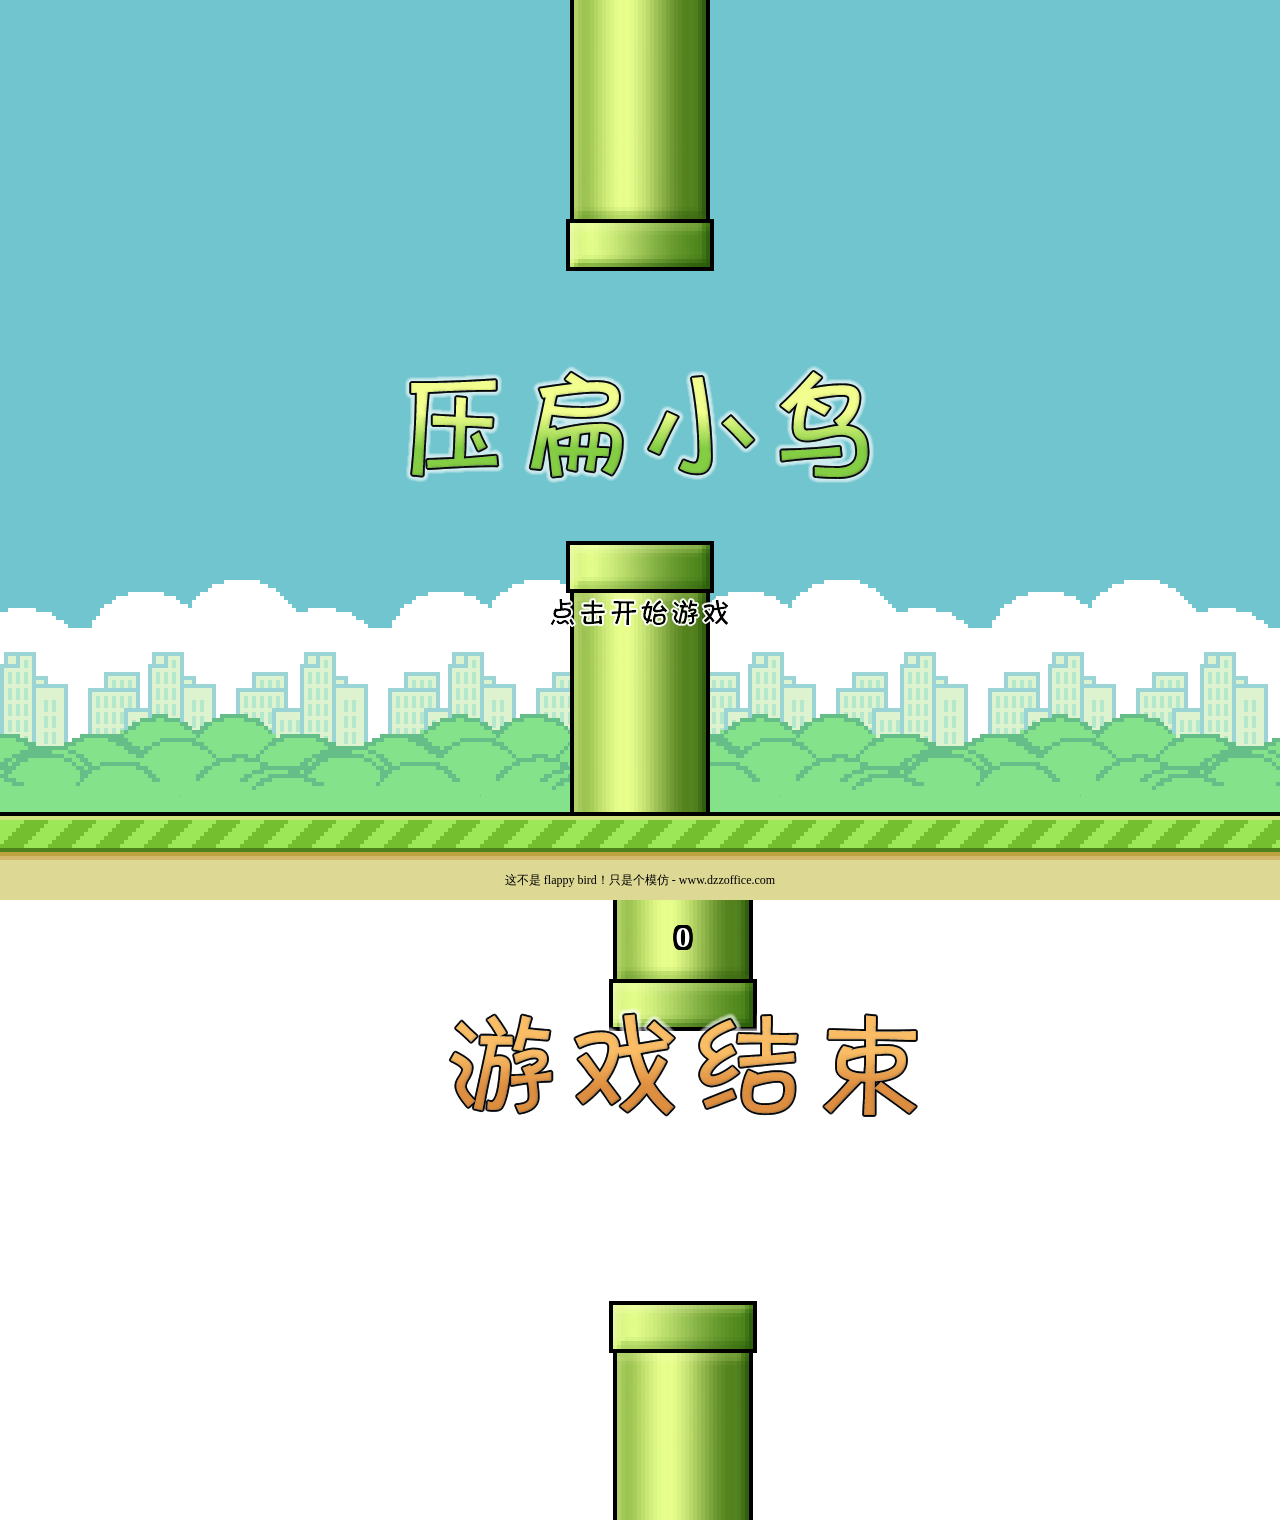
<file: game/压扁小鸟/index.htm>
<html xmlns="http://www.w3.org/1999/xhtml">
<head>
<meta http-equiv="Content-Type" content="text/html; charset=UTF-8">
<title>书生子白 | 压扁小鸟</title>
<meta name="description" content="你恨 flappy bird 吗?你每天晚上对着那个愚蠢的鸟做噩梦吗？ 压扁它们！.">
<meta name="generator" content="DzzOffice.com" />
<meta name="author" content="DzzOffice.com" />
<meta property="og:description" content="你恨 flappy bird 吗?你每天晚上对着那个愚蠢的鸟做噩梦吗？ 压扁它们！.">
<meta property="og:type" content="website">
<meta property="og:title" content="Squishy Bird">
<meta property="og:site_name" content="Squishy Birds">
<meta name="viewport" content="user-scalable=no, initial-scale=0.5, width=610, height=1024">
</head>
<body style="margin: 0px; overflow: hidden;-moz-user-select: none;-webkit-user-select: none;user-select: none;"  >
<div id="lgd" style="width: 300px; height: 64px; position: absolute; left: 533px; top: 301px; font-family: Verdana; font-size: 16px; font-weight: bold; text-align: center;">Loading...</div>
<script type="text/javascript" src="./src/squishybird.js"></script>
<div style="overflow: hidden; position: relative; width: 1366px; height: 620px;">
  <canvas width="1366" height="620"></canvas>
  <img src="./src/wav/pipe1.png" width="148" height="1664" style="position: absolute; left: 609px; top: -1533px; z-index: 420;"><img src="./src/wav/pipe2.png" width="148" height="1664" style="position: absolute; left: 609px; top: 400.9999999999999px; z-index: 420;">
  <canvas width="1366" height="88" style="position: absolute; z-index: 31337; left: 0px; top: 532px;"></canvas>
  <canvas width="1366" height="256" style="position: absolute; z-index: 60; left: 0px; top: 276px;"></canvas>
  <canvas width="1366" height="216" style="position: absolute; z-index: 61; left: 0px; top: 316px;"></canvas>
  <img src="./src/wav/logo.png" style="position: absolute; opacity: 0; z-index: 42069; left: 370px; top: 174px; display: none;"><img src="./src/wav/gameover.png" style="position: absolute; opacity: 1; z-index: 42069; left: 370px; top: 93px; display: inline;"><img src="./src/wav/clicktostart.png" style="position: absolute; opacity: 0; z-index: 42070; left: 514px; top: 435px; display: none;">
  <div style="width: 800px; height: 24px; position: absolute; text-align: center; font-family: Verdana; font-size: 12px; z-index: 87654; left: 283px; top: 592px; display: none;">这不是 flappy bird！只是个模仿 - www.dzzoffice.com</div>
  <div style="width: 300px; height: 50px; position: absolute; text-align: center; font-family: Verdana; font-weight: bold; font-size: 30px; color: rgb(0, 0, 0); z-index: 88887; -webkit-user-select: none; left: 536px; top: 23px;">0</div>
  <div style="width: 300px; height: 50px; position: absolute; text-align: center; font-family: Verdana; font-weight: bold; font-size: 30px; color: rgb(0, 0, 0); z-index: 88887; -webkit-user-select: none; left: 536px; top: 22px;">0</div>
  <div style="width: 300px; height: 50px; position: absolute; text-align: center; font-family: Verdana; font-weight: bold; font-size: 30px; color: rgb(0, 0, 0); z-index: 88887; -webkit-user-select: none; left: 536px; top: 21px;">0</div>
  <div style="width: 300px; height: 50px; position: absolute; text-align: center; font-family: Verdana; font-weight: bold; font-size: 30px; color: rgb(0, 0, 0); z-index: 88887; -webkit-user-select: none; left: 536px; top: 20px;">0</div>
  <div style="width: 300px; height: 50px; position: absolute; text-align: center; font-family: Verdana; font-weight: bold; font-size: 30px; color: rgb(0, 0, 0); z-index: 88887; -webkit-user-select: none; left: 536px; top: 19px;">0</div>
  <div style="width: 300px; height: 50px; position: absolute; text-align: center; font-family: Verdana; font-weight: bold; font-size: 30px; color: rgb(0, 0, 0); z-index: 88887; -webkit-user-select: none; left: 536px; top: 18px;">0</div>
  <div style="width: 300px; height: 50px; position: absolute; text-align: center; font-family: Verdana; font-weight: bold; font-size: 30px; color: rgb(0, 0, 0); z-index: 88887; -webkit-user-select: none; left: 536px; top: 17px;">0</div>
  <div style="width: 300px; height: 50px; position: absolute; text-align: center; font-family: Verdana; font-weight: bold; font-size: 30px; color: rgb(0, 0, 0); z-index: 88887; -webkit-user-select: none; left: 535px; top: 23px;">0</div>
  <div style="width: 300px; height: 50px; position: absolute; text-align: center; font-family: Verdana; font-weight: bold; font-size: 30px; color: rgb(0, 0, 0); z-index: 88887; -webkit-user-select: none; left: 535px; top: 22px;">0</div>
  <div style="width: 300px; height: 50px; position: absolute; text-align: center; font-family: Verdana; font-weight: bold; font-size: 30px; color: rgb(0, 0, 0); z-index: 88887; -webkit-user-select: none; left: 535px; top: 21px;">0</div>
  <div style="width: 300px; height: 50px; position: absolute; text-align: center; font-family: Verdana; font-weight: bold; font-size: 30px; color: rgb(0, 0, 0); z-index: 88887; -webkit-user-select: none; left: 535px; top: 20px;">0</div>
  <div style="width: 300px; height: 50px; position: absolute; text-align: center; font-family: Verdana; font-weight: bold; font-size: 30px; color: rgb(0, 0, 0); z-index: 88887; -webkit-user-select: none; left: 535px; top: 19px;">0</div>
  <div style="width: 300px; height: 50px; position: absolute; text-align: center; font-family: Verdana; font-weight: bold; font-size: 30px; color: rgb(0, 0, 0); z-index: 88887; -webkit-user-select: none; left: 535px; top: 18px;">0</div>
  <div style="width: 300px; height: 50px; position: absolute; text-align: center; font-family: Verdana; font-weight: bold; font-size: 30px; color: rgb(0, 0, 0); z-index: 88887; -webkit-user-select: none; left: 535px; top: 17px;">0</div>
  <div style="width: 300px; height: 50px; position: absolute; text-align: center; font-family: Verdana; font-weight: bold; font-size: 30px; color: rgb(0, 0, 0); z-index: 88887; -webkit-user-select: none; left: 534px; top: 23px;">0</div>
  <div style="width: 300px; height: 50px; position: absolute; text-align: center; font-family: Verdana; font-weight: bold; font-size: 30px; color: rgb(0, 0, 0); z-index: 88887; -webkit-user-select: none; left: 534px; top: 22px;">0</div>
  <div style="width: 300px; height: 50px; position: absolute; text-align: center; font-family: Verdana; font-weight: bold; font-size: 30px; color: rgb(0, 0, 0); z-index: 88887; -webkit-user-select: none; left: 534px; top: 21px;">0</div>
  <div style="width: 300px; height: 50px; position: absolute; text-align: center; font-family: Verdana; font-weight: bold; font-size: 30px; color: rgb(0, 0, 0); z-index: 88887; -webkit-user-select: none; left: 534px; top: 20px;">0</div>
  <div style="width: 300px; height: 50px; position: absolute; text-align: center; font-family: Verdana; font-weight: bold; font-size: 30px; color: rgb(0, 0, 0); z-index: 88887; -webkit-user-select: none; left: 534px; top: 19px;">0</div>
  <div style="width: 300px; height: 50px; position: absolute; text-align: center; font-family: Verdana; font-weight: bold; font-size: 30px; color: rgb(0, 0, 0); z-index: 88887; -webkit-user-select: none; left: 534px; top: 18px;">0</div>
  <div style="width: 300px; height: 50px; position: absolute; text-align: center; font-family: Verdana; font-weight: bold; font-size: 30px; color: rgb(0, 0, 0); z-index: 88887; -webkit-user-select: none; left: 534px; top: 17px;">0</div>
  <div style="width: 300px; height: 50px; position: absolute; text-align: center; font-family: Verdana; font-weight: bold; font-size: 30px; color: rgb(0, 0, 0); z-index: 88887; -webkit-user-select: none; left: 533px; top: 23px;">0</div>
  <div style="width: 300px; height: 50px; position: absolute; text-align: center; font-family: Verdana; font-weight: bold; font-size: 30px; color: rgb(0, 0, 0); z-index: 88887; -webkit-user-select: none; left: 533px; top: 22px;">0</div>
  <div style="width: 300px; height: 50px; position: absolute; text-align: center; font-family: Verdana; font-weight: bold; font-size: 30px; color: rgb(0, 0, 0); z-index: 88887; -webkit-user-select: none; left: 533px; top: 21px;">0</div>
  <div style="width: 300px; height: 50px; position: absolute; text-align: center; font-family: Verdana; font-weight: bold; font-size: 30px; color: rgb(255, 255, 255); z-index: 88888; -webkit-user-select: none; left: 533px; top: 20px;">0</div>
  <div style="width: 300px; height: 50px; position: absolute; text-align: center; font-family: Verdana; font-weight: bold; font-size: 30px; color: rgb(0, 0, 0); z-index: 88887; -webkit-user-select: none; left: 533px; top: 19px;">0</div>
  <div style="width: 300px; height: 50px; position: absolute; text-align: center; font-family: Verdana; font-weight: bold; font-size: 30px; color: rgb(0, 0, 0); z-index: 88887; -webkit-user-select: none; left: 533px; top: 18px;">0</div>
  <div style="width: 300px; height: 50px; position: absolute; text-align: center; font-family: Verdana; font-weight: bold; font-size: 30px; color: rgb(0, 0, 0); z-index: 88887; -webkit-user-select: none; left: 533px; top: 17px;">0</div>
  <div style="width: 300px; height: 50px; position: absolute; text-align: center; font-family: Verdana; font-weight: bold; font-size: 30px; color: rgb(0, 0, 0); z-index: 88887; -webkit-user-select: none; left: 532px; top: 23px;">0</div>
  <div style="width: 300px; height: 50px; position: absolute; text-align: center; font-family: Verdana; font-weight: bold; font-size: 30px; color: rgb(0, 0, 0); z-index: 88887; -webkit-user-select: none; left: 532px; top: 22px;">0</div>
  <div style="width: 300px; height: 50px; position: absolute; text-align: center; font-family: Verdana; font-weight: bold; font-size: 30px; color: rgb(0, 0, 0); z-index: 88887; -webkit-user-select: none; left: 532px; top: 21px;">0</div>
  <div style="width: 300px; height: 50px; position: absolute; text-align: center; font-family: Verdana; font-weight: bold; font-size: 30px; color: rgb(0, 0, 0); z-index: 88887; -webkit-user-select: none; left: 532px; top: 20px;">0</div>
  <div style="width: 300px; height: 50px; position: absolute; text-align: center; font-family: Verdana; font-weight: bold; font-size: 30px; color: rgb(0, 0, 0); z-index: 88887; -webkit-user-select: none; left: 532px; top: 19px;">0</div>
  <div style="width: 300px; height: 50px; position: absolute; text-align: center; font-family: Verdana; font-weight: bold; font-size: 30px; color: rgb(0, 0, 0); z-index: 88887; -webkit-user-select: none; left: 532px; top: 18px;">0</div>
  <div style="width: 300px; height: 50px; position: absolute; text-align: center; font-family: Verdana; font-weight: bold; font-size: 30px; color: rgb(0, 0, 0); z-index: 88887; -webkit-user-select: none; left: 532px; top: 17px;">0</div>
  <div style="width: 300px; height: 50px; position: absolute; text-align: center; font-family: Verdana; font-weight: bold; font-size: 30px; color: rgb(0, 0, 0); z-index: 88887; -webkit-user-select: none; left: 531px; top: 23px;">0</div>
  <div style="width: 300px; height: 50px; position: absolute; text-align: center; font-family: Verdana; font-weight: bold; font-size: 30px; color: rgb(0, 0, 0); z-index: 88887; -webkit-user-select: none; left: 531px; top: 22px;">0</div>
  <div style="width: 300px; height: 50px; position: absolute; text-align: center; font-family: Verdana; font-weight: bold; font-size: 30px; color: rgb(0, 0, 0); z-index: 88887; -webkit-user-select: none; left: 531px; top: 21px;">0</div>
  <div style="width: 300px; height: 50px; position: absolute; text-align: center; font-family: Verdana; font-weight: bold; font-size: 30px; color: rgb(0, 0, 0); z-index: 88887; -webkit-user-select: none; left: 531px; top: 20px;">0</div>
  <div style="width: 300px; height: 50px; position: absolute; text-align: center; font-family: Verdana; font-weight: bold; font-size: 30px; color: rgb(0, 0, 0); z-index: 88887; -webkit-user-select: none; left: 531px; top: 19px;">0</div>
  <div style="width: 300px; height: 50px; position: absolute; text-align: center; font-family: Verdana; font-weight: bold; font-size: 30px; color: rgb(0, 0, 0); z-index: 88887; -webkit-user-select: none; left: 531px; top: 18px;">0</div>
  <div style="width: 300px; height: 50px; position: absolute; text-align: center; font-family: Verdana; font-weight: bold; font-size: 30px; color: rgb(0, 0, 0); z-index: 88887; -webkit-user-select: none; left: 531px; top: 17px;">0</div>
  <div style="width: 300px; height: 50px; position: absolute; text-align: center; font-family: Verdana; font-weight: bold; font-size: 30px; color: rgb(0, 0, 0); z-index: 88887; -webkit-user-select: none; left: 530px; top: 23px;">0</div>
  <div style="width: 300px; height: 50px; position: absolute; text-align: center; font-family: Verdana; font-weight: bold; font-size: 30px; color: rgb(0, 0, 0); z-index: 88887; -webkit-user-select: none; left: 530px; top: 22px;">0</div>
  <div style="width: 300px; height: 50px; position: absolute; text-align: center; font-family: Verdana; font-weight: bold; font-size: 30px; color: rgb(0, 0, 0); z-index: 88887; -webkit-user-select: none; left: 530px; top: 21px;">0</div>
  <div style="width: 300px; height: 50px; position: absolute; text-align: center; font-family: Verdana; font-weight: bold; font-size: 30px; color: rgb(0, 0, 0); z-index: 88887; -webkit-user-select: none; left: 530px; top: 20px;">0</div>
  <div style="width: 300px; height: 50px; position: absolute; text-align: center; font-family: Verdana; font-weight: bold; font-size: 30px; color: rgb(0, 0, 0); z-index: 88887; -webkit-user-select: none; left: 530px; top: 19px;">0</div>
  <div style="width: 300px; height: 50px; position: absolute; text-align: center; font-family: Verdana; font-weight: bold; font-size: 30px; color: rgb(0, 0, 0); z-index: 88887; -webkit-user-select: none; left: 530px; top: 18px;">0</div>
  <div style="width: 300px; height: 50px; position: absolute; text-align: center; font-family: Verdana; font-weight: bold; font-size: 30px; color: rgb(0, 0, 0); z-index: 88887; -webkit-user-select: none; left: 530px; top: 17px;">0</div>
  <canvas width="150" height="150" style="z-index: 69; position: absolute; left: 880.7973799593747px; top: 288.1699138371274px;"></canvas>
  <canvas width="150" height="150" style="z-index: 69; position: absolute; left: 94.18296936130267px; top: 175.22475277371694px;"></canvas>
  <canvas width="150" height="150" style="z-index: 69; position: absolute; left: 147.39346598794316px; top: 196.6628938429057px;"></canvas>
  <canvas width="150" height="150" style="z-index: 69; position: absolute; left: -235.79706690685066px; top: -486.7269952782424px;"></canvas>
</div>
<audio src="./src/wav/flap.wav"></audio>
<audio src="./src/wav/flap.wav"></audio>
<audio src="./src/wav/flap.wav"></audio>
<audio src="./src/wav/flap.wav"></audio>
<audio src="./src/wav/flap.wav"></audio>
<audio src="./src/wav/slide.wav"></audio>
<audio src="./src/wav/slide.wav"></audio>
<audio src="./src/wav/slide.wav"></audio>
<audio src="./src/wav/clang.wav"></audio>
<audio src="./src/wav/clang.wav"></audio>
<audio src="./src/wav/clang.wav"></audio>
<audio src="./src/wav/coin.wav"></audio>
<audio src="./src/wav/coin.wav"></audio>
<audio src="./src/wav/coin.wav"></audio>
<audio src="./src/wav/coin2.wav"></audio>
<audio src="./src/wav/coin2.wav"></audio>
<audio src="./src/wav/coin2.wav"></audio>
<audio src="./src/wav/coin3.wav"></audio>
<audio src="./src/wav/coin3.wav"></audio>
<audio src="./src/wav/coin3.wav"></audio>
<audio src="./src/wav/coin4.wav"></audio>
<audio src="./src/wav/coin4.wav"></audio>
<audio src="./src/wav/coin4.wav"></audio>
<audio src="./src/wav/kick.wav"></audio>
<audio src="./src/wav/kick.wav"></audio>
<audio src="./src/wav/kick.wav"></audio>
<audio src="./src/wav/kick.wav"></audio>
<audio src="./src/wav/kick.wav"></audio>
<audio src="./src/wav/kick2.wav"></audio>
<audio src="./src/wav/kick2.wav"></audio>
<audio src="./src/wav/kick2.wav"></audio>
<audio src="./src/wav/kick2.wav"></audio>
<audio src="./src/wav/kick2.wav"></audio>
<audio src="./src/wav/kick3.wav"></audio>
<audio src="./src/wav/kick3.wav"></audio>
<audio src="./src/wav/kick3.wav"></audio>
<audio src="./src/wav/kick3.wav"></audio>
<audio src="./src/wav/kick3.wav"></audio>
<audio src="./src/wav/kick4.wav"></audio>
<audio src="./src/wav/kick4.wav"></audio>
<audio src="./src/wav/kick4.wav"></audio>
<audio src="./src/wav/kick4.wav"></audio>
<audio src="./src/wav/kick4.wav"></audio>
<audio src="./src/wav/kick5.wav"></audio>
<audio src="./src/wav/kick5.wav"></audio>
<audio src="./src/wav/kick5.wav"></audio>
<audio src="./src/wav/kick5.wav"></audio>
<audio src="./src/wav/kick5.wav"></audio>
<audio src="./src/wav/squish1.wav"></audio>
<audio src="./src/wav/squish1.wav"></audio>
<audio src="./src/wav/squish1.wav"></audio>
<audio src="./src/wav/squish2.wav"></audio>
<audio src="./src/wav/squish2.wav"></audio>
</body>
</html>
</file>
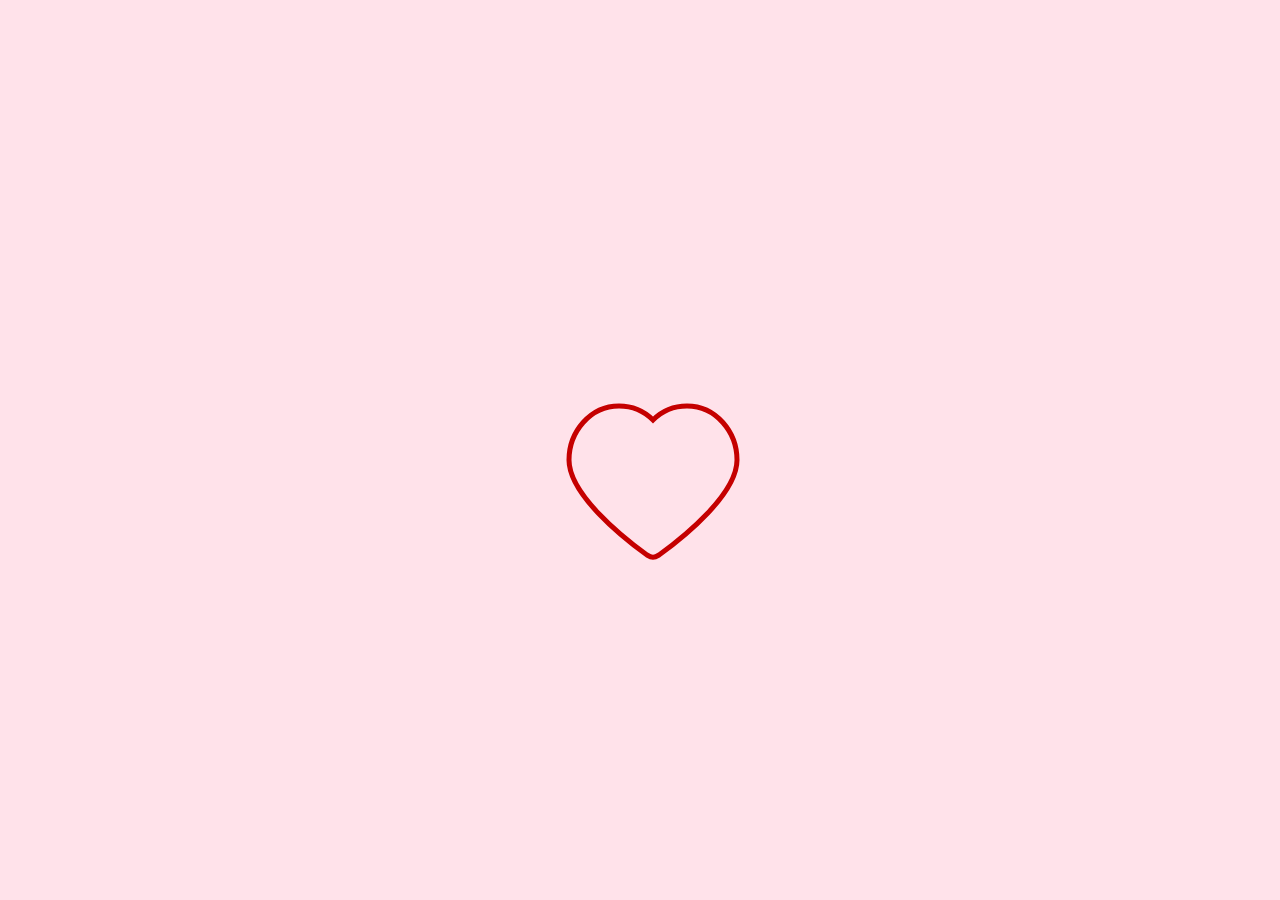
<file: game/心跳6/index.html>
<!DOCTYPE html>
<html lang="en" >

<head>
<meta charset="UTF-8">
<title>Like Animation</title>

<link rel="stylesheet" href="css/style.css">

<script type="text/javascript" src='js/jquery.min.js'></script>
<script type="text/javascript" src='js/anime.min.js'></script>

</head>

<body>

<div class="controls__item like">
	<svg width="397" height="470" version="1">
		<path class="main" d="M211 226c9-9 21-14 34-14 29 0 50 26 50 54 0 34-53 77-78 95-5 3-7 3-12 0-25-18-78-61-78-95 0-28 21-54 50-54 13 0 25 5 34 14z"/>
		<path class="second" d="M211 226c9-9 21-14 34-14 29 0 50 26 50 54 0 34-53 77-78 95-5 3-7 3-12 0-25-18-78-61-78-95 0-28 21-54 50-54 13 0 25 5 34 14z"/>
		
		<path class="line line1" d="M171 294c-43-12-106-47-111-62-18-52 0-125 0-125"/>
		<path class="line line2" d="M197 244c-11-31-25-75-32-119-12-79-5-125-5-125"/>
		<path class="line line3" d="M258 251c23-18 49-43 61-67 25-50 19-74 13-153"/>
		<path class="line line4" d="M246 304c22 15 54 34 79 37 46 7 58-53 62-88s-8-96-8-96"/>
		<path class="line line5" d="M217 330c6 36 23 85 62 111 69 46 117-56 117-56"/>
		<path class="line line6" d="M204 330c-9 46-25 112-46 134-34 35-66-111-66-111"/>
		<path class="line line7" d="M191 309c-24 25-69 63-108 74C15 402 0 234 0 234"/>
	</svg>
	
	<img class="heart heart1" src="img/l.png" width="40" alt="">
	<img class="heart heart2" src="img/l.png" width="40" alt="">
	<img class="heart heart3" src="img/l.png" width="40" alt="">
	<img class="heart heart4" src="img/l.png" width="40" alt="">
	<img class="heart heart5" src="img/l.png" width="40" alt="">
	<img class="heart heart6" src="img/l.png" width="40" alt="">
	<img class="heart heart7" src="img/l.png" width="40" alt="">
</div>

<script type="text/javascript" src="js/index.js"></script>

</body>
</html>
</file>
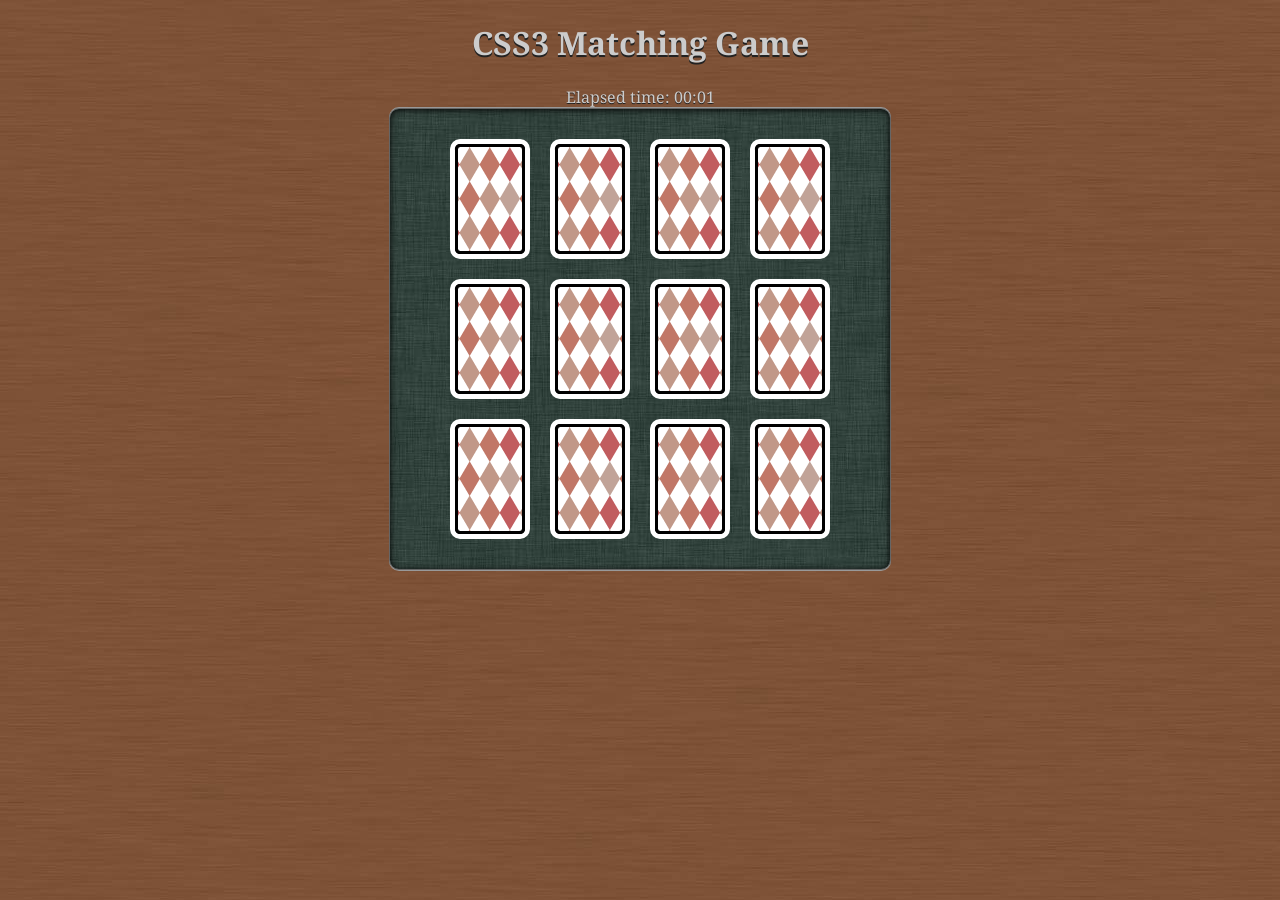
<file: game/扑克记忆消/index.html>
<!DOCTYPE html>
<html lang=en>
<head>
	<!--
	
	 CSS3 Card Games Example
	 http://gamedesign.cc/html5games/css3-matching-game/
	 
	 This is an example game for my coming book.
	 
	 Copyright 2011, Thomas Seng Hin Mak
	 makzan@gmail.com
	   
	 All Right Reserved.
	 
	-->
	
	<meta charset=utf-8>
	<title>书生子白 | 扑克记忆消</title>
			<link rel="icon" type="image/x-icon" href="../../favicon.ico" />
	<link href='http://fonts.googleapis.com/css?family=Droid+Serif:regular,bold&subset=latin' rel='stylesheet' type='text/css'>
	<link href="http://fonts.googleapis.com/css?family=Orbitron:400,700" rel="stylesheet" type="text/css" >
	<link rel="stylesheet" href="css/matchgame.css" />
			
</head>
<body>
	<header>
		<h1>CSS3 Matching Game</h1>
	</header>
	
	<div id="timer">
		Elapsed time: <span id="elapsed-time">00:00</span>
	</div>
	<section id="game">		
		<div id="cards">			
			<div class="card">
				<div class="face front"></div>
				<div class="face back"></div>
			</div> <!-- .card -->						
		</div> <!-- #cards -->
	</section> <!-- #game -->
	
	<section id="popup" class="hide">
		<div id="popup-bg">
		</div>
		
		<div id="popup-box">
			<div class="ribbon hide">				
				<div class="ribbon-body">
					<span>New Record</span>
				</div>			
				<div class="triangle"></div>	
			</div>		
			<div id="popup-box-content">
				<h1>You Won!</h1>				
				<p>Your Score:</p>
				<p><span class='score'>13</span></p>
				
				<p><small>Last Score: <span class='last-score'>20</span><br>
				Saved on: <span class='saved-time'>13/4/2011 3:14pm</span></small></p>
			</div>
		</div>
	</section>

<script src="js/jquery-1.6.min.js"></script>
<script src="js/html5games.matchgame.js"></script>
</body>
</html>
</file>
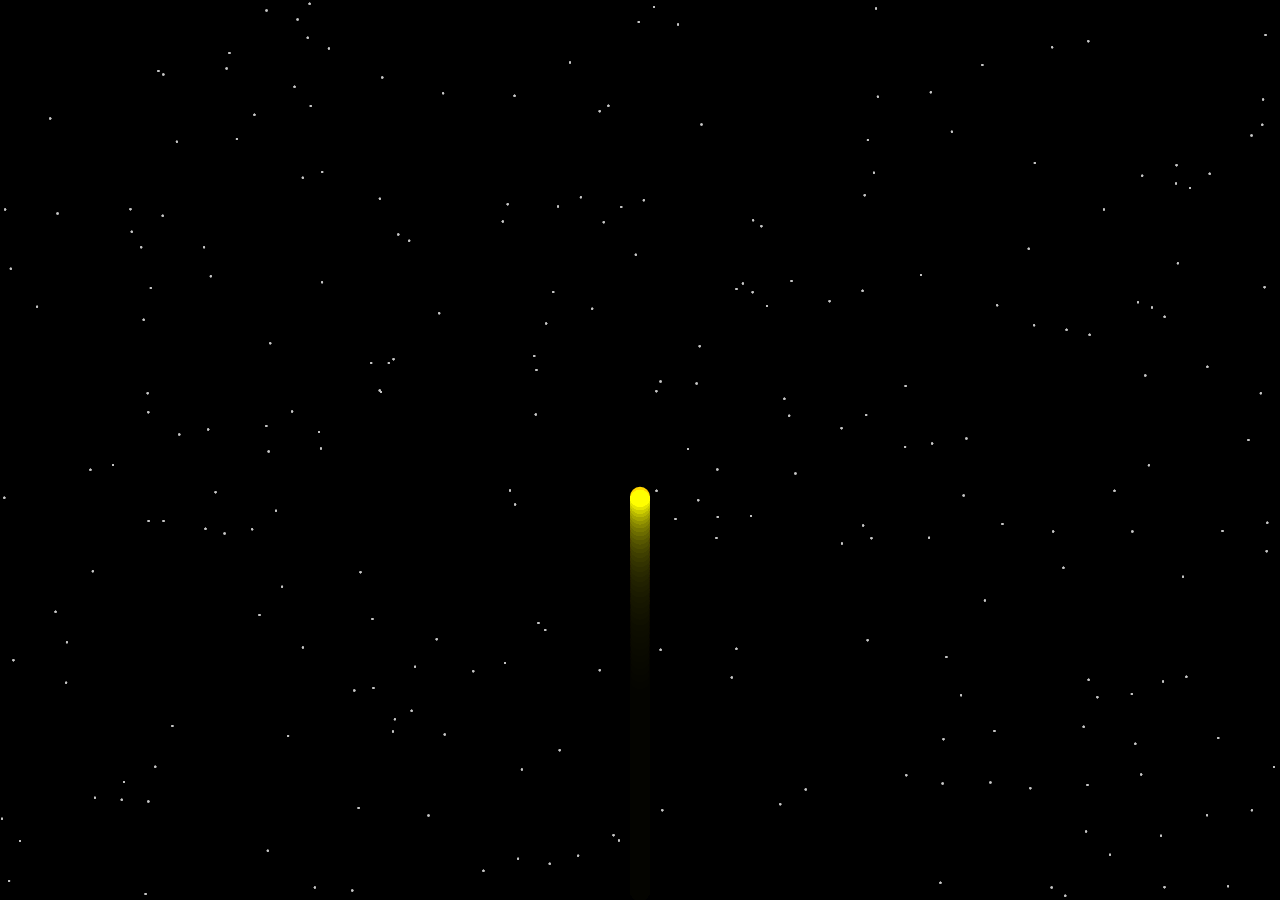
<file: Blog/miku1/跨年烟花/index.html>
<!DOCTYPE html>
<html lang="en" >
<head>
<meta charset="UTF-8">
<title>Happy 2020!</title>


</head>
<body>


<script src='js/gameCanvas-4.0.js'></script>
<script src="js/script.js"></script>

</body>
</html>
</file>
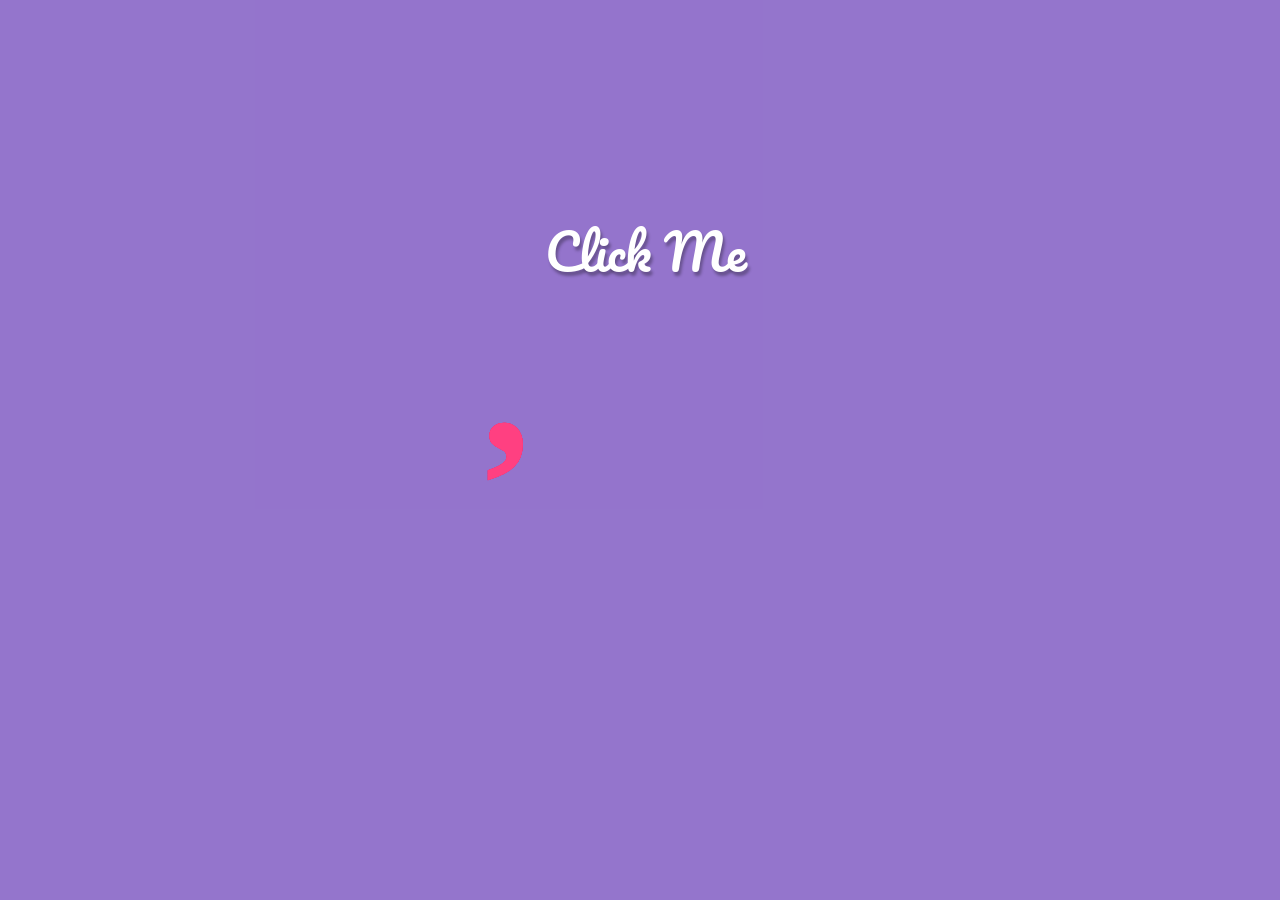
<file: game/love/bemygirlfriend/index.html>
<!DOCTYPE html>
<html>
	<head>
		<meta charset="utf-8">
		<title>Wanghao | 做我女朋友吧</title>	
		<link rel="stylesheet" href="css/style.css">	
	</head>
	<body>	
		<!-- 情人节快乐! -->
		<div class="bgoverlay">
		  <div class="container">
		    <span class="ico">
		      <span class="ico2"></span>
		      <span class="title">Click Me</span>
		    </span>
		    <div class="endtext">
		      <span class="close" title="Restart"><i class="fa fa-times"></i></span>
		      <h1>I love you baby</h1>
		      <h2>Be my valentine?</h2>
		      <h3>~Skippy</h3>
		    </div>
		  </div>
		</div>
		<script src="https://cdnjs.cloudflare.com/ajax/libs/jquery/2.1.3/jquery.min.js"></script>
	</body>
<script src="js/script.js"></script>	
	
</html>
</file>
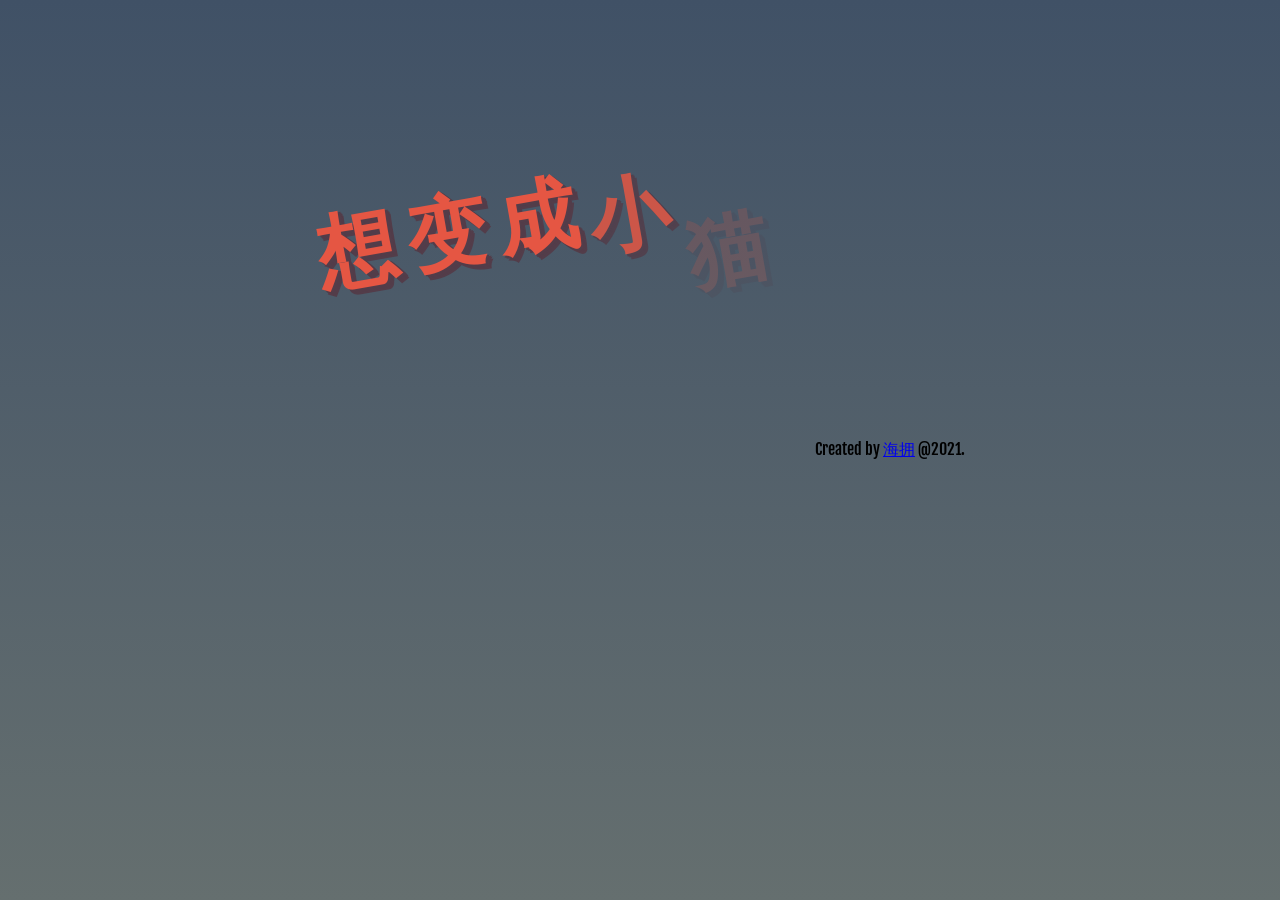
<file: game/love/bianchengxiaomao/index.html>
<!DOCTYPE html>
<html>
	<head>
		<meta charset="utf-8">
		<title>Wanghao | 变成小猫</title>	
		<link rel="stylesheet" href="css/style.css">
		<link rel="icon" type="image/x-icon" href="../../../favicon.ico">	
	</head>
	<body>
			
		<section class="container">
			<h1 class="title">
				<div>	
					<span>想</span>
					<span>变</span>
					<span>成</span>
					<span>小</span>
					<span>猫</span>
				</div>
				<div>
					<span>每</span>
					<span>天</span>
					<span>挠</span>
					<span>挠</span>
					<span>你</span>
					<span>裤</span>
					<span>脚</span>
				</div>
				<div>
					<span>这</span>
					<span>样</span>
					<span>你</span>
					<span>还</span>
					<span>会</span>
					<span>把</span>
					<span class='m-left'>我</span>
					<span>抱</span>
					<span>一</span>
					<span>抱</span>
				</div>
			</h1>
			<button class="btn" id="restart-btn">Restart</button>
		</section>
		
		<footer>Created by <a href="https://blog.csdn.net/qq_44273429" target='blank'>海拥</a> @2021.
		</footer>	

	</body>

	<script src="https://cdnjs.cloudflare.com/ajax/libs/gsap/3.6.0/gsap.min.js"></script>
	<script src="js/script.js"></script>
</html>
</file>
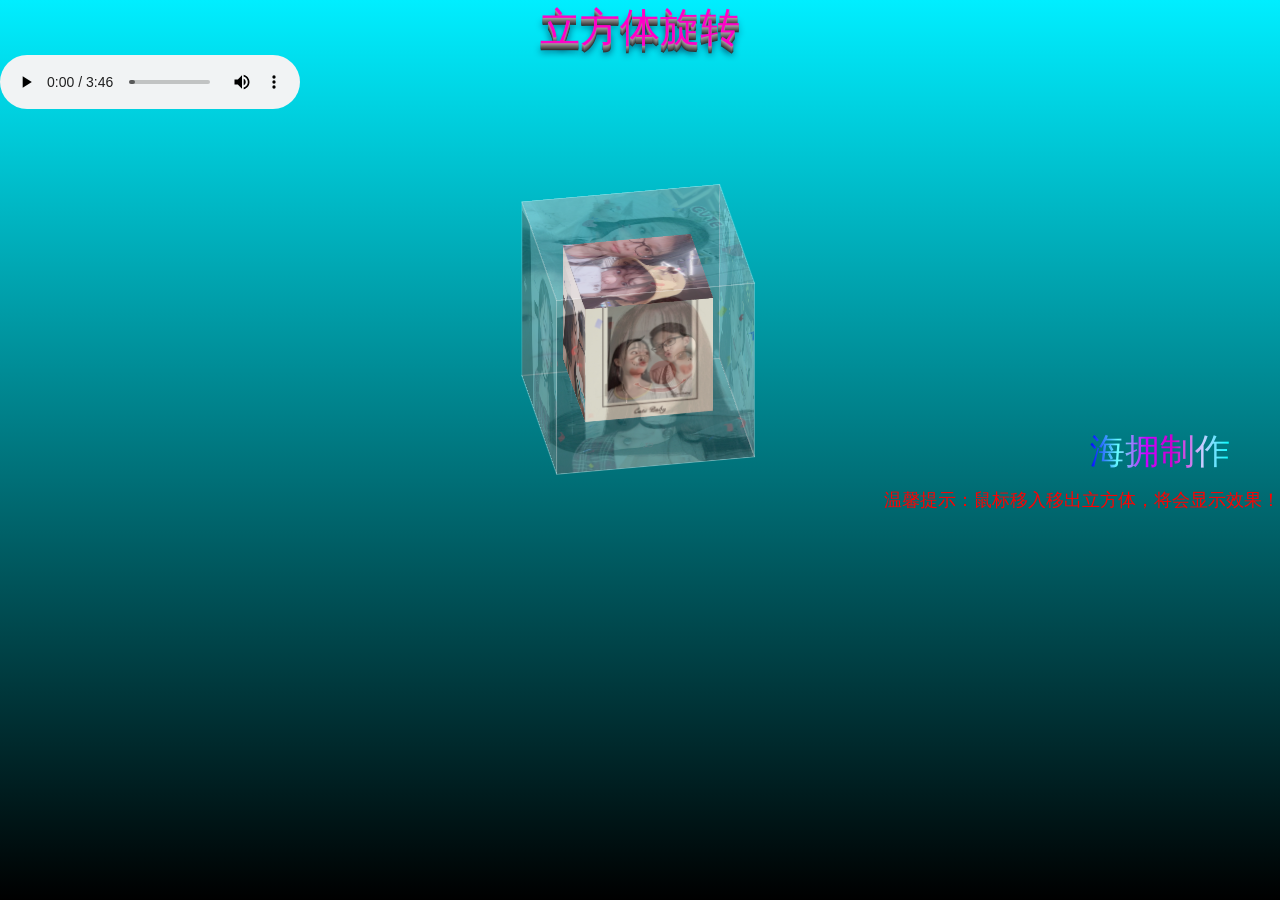
<file: game/love/biaobaixiangce/index.html>
<!DOCTYPE html>
<html lang="en">
<head>
<meta charset="UTF-8">
<meta name="viewport" content="width=div, initial-scale=1.0">
<title>3D立方体旋转相册</title>
<link rel="stylesheet" href="./css/program.css">
</head>
<body>
<div class="title">
        立方体旋转
</div>
<audio controls="controls" autoplay="autoplay"><source src="./video/love.mp3" type="audio/mpeg"/>
		Your browser does not support the audio element.
	</audio>
<div class="cube">
	<!-- 外层立方体 -->
	<div class="outer-cube">
		<div class="outer-top">
			<img src="images/1.jpg"/>
		</div>
		<div class="outer-bottom">
			<img src="images/2.jpg"/>
		</div>
		<div class="outer-front">
			<img src="images/3.jpg"/>
		</div>
		<div class="outer-back">
			<img src="images/4.jpg"/>
		</div>
		<div class="outer-left">
			<img src="images/5.jpg"/>
		</div>
		<div class="outer-right">
			<img src="images/6.jpg"/>
		</div>
	</div>
	<!-- 内层立方体 -->
	<div class="inner-cube">
		<div class="inner-top">
			<img src="images/01.jpg"/>
		</div>
		<div class="inner-bottom">
			<img src="images/02.jpg"/>
		</div>
		<div class="inner-front">
			<img src="images/03.jpg"/>
		</div>
		<div class="inner-back">
			<img src="images/04.jpg"/>
		</div>
		<div class="inner-left">
			<img src="images/05.jpg"/>
		</div>
		<div class="inner-right">
			<img src="images/06.jpg"/>
		</div>
	</div>
</div>
<div>
	<div class="message">
		<div class="author">
			<a href="https://blog.csdn.net/qq_44273429">海拥制作</a>
		</div>
		<div class="tip">
            温馨提示：鼠标移入移出立方体，将会显示效果！
		</div>
	</div>
</div>
</body>
</html>
</file>
<file: css/pace/pace-theme-flash.css>
/* This is a compiled file, you should be editing the file in the templates directory */
.pace {
  -webkit-pointer-events: none;
  pointer-events: none;
  -webkit-user-select: none;
  -moz-user-select: none;
  user-select: none;
}

.pace-inactive {
  display: none;
}

.pace .pace-progress {
  background: #258FB8;
  position: fixed;
  z-index: 2000;
  top: 0;
  right: 100%;
  width: 100%;
  height: 2px;
}

.pace .pace-progress-inner {
  display: block;
  position: absolute;
  right: 0px;
  width: 100px;
  height: 100%;
  box-shadow: 0 0 10px #258FB8, 0 0 5px #258FB8;
  opacity: 1.0;
  -webkit-transform: rotate(3deg) translate(0px, -4px);
  -moz-transform: rotate(3deg) translate(0px, -4px);
  -ms-transform: rotate(3deg) translate(0px, -4px);
  -o-transform: rotate(3deg) translate(0px, -4px);
  transform: rotate(3deg) translate(0px, -4px);
}

.pace .pace-activity {
  display: block;
  position: fixed;
  z-index: 2000;
  top: 15px;
  right: 15px;
  width: 14px;
  height: 14px;
  border: solid 2px transparent;
  border-top-color: #258FB8;
  border-left-color: #258FB8;
  border-radius: 10px;
  -webkit-animation: pace-spinner 400ms linear infinite;
  -moz-animation: pace-spinner 400ms linear infinite;
  -ms-animation: pace-spinner 400ms linear infinite;
  -o-animation: pace-spinner 400ms linear infinite;
  animation: pace-spinner 400ms linear infinite;
}

@-webkit-keyframes pace-spinner {
  0% { -webkit-transform: rotate(0deg); transform: rotate(0deg); }
  100% { -webkit-transform: rotate(360deg); transform: rotate(360deg); }
}
@-moz-keyframes pace-spinner {
  0% { -moz-transform: rotate(0deg); transform: rotate(0deg); }
  100% { -moz-transform: rotate(360deg); transform: rotate(360deg); }
}
@-o-keyframes pace-spinner {
  0% { -o-transform: rotate(0deg); transform: rotate(0deg); }
  100% { -o-transform: rotate(360deg); transform: rotate(360deg); }
}
@-ms-keyframes pace-spinner {
  0% { -ms-transform: rotate(0deg); transform: rotate(0deg); }
  100% { -ms-transform: rotate(360deg); transform: rotate(360deg); }
}
@keyframes pace-spinner {
  0% { transform: rotate(0deg); transform: rotate(0deg); }
  100% { transform: rotate(360deg); transform: rotate(360deg); }
}
</file>
<file: game/心跳6/css/style.css>
html,
body {
  height: 100%;
  background: #ffe2ea;
  overflow: hidden;
  padding:0;
  margin:0;
}

body {
  display: flex;
  align-items: center;
  justify-content: center;
}



/*  ��Ҫ��ʽ */
.like {
  margin-top: -38px;
  position: relative;
}
.like .heart {
  position: absolute;
  top: -10px;
  left: -11px;
  z-index: 1;
  -webkit-user-select: none;
     -moz-user-select: none;
      -ms-user-select: none;
          user-select: none;
  pointer-events: none;
  display: none;
}
.like .line {
  fill: none;
}
.like .second {
  fill: #c50000;
  -webkit-transform: scale(0);
          transform: scale(0);
  -webkit-transform-origin: 53% 61% 0px;
          transform-origin: 53% 61% 0px;
}
.like .main {
  stroke: #c50000;
  stroke-width: 5px;
  fill: #ffe2ea;
  -webkit-transform-origin: 50% 50%;
          transform-origin: 50% 50%;
}
.like svg {
  transition: all .2s ease-in-out;
  position: relative;
  overflow: visible;
  z-index: 2;
  cursor: pointer;
}
</file>
<file: game/扑克记忆消/css/matchgame.css>
/*!
 * CSS3 Card Games Example
 * http://gamedesign.cc/html5games/CSS3-matching-game/
 * 
 * This is an example game for the book HTML5 Games Development: A Beginning Guide.
 * 
 * Copyright 2010, Thomas Seng Hin Mak
 * makzan@gmail.com
 *   
 * All Right Reserved.
 */
 
body {
	text-align: center;	
	font-family: 'Droid Serif', arial, serif;
	background: #a46740 url(../images/bg.jpg);
	color: #ccc;
	text-shadow: 0 1px 0 #222;
}

h1 {
	font-weight: bold;
	text-shadow: 0 2px 0 #222;
}

a, a:visited {
	color: #aea;
	text-decoration: none;	
	-webkit-transition: all .3s;
	padding: 5px;
}

a:hover {
	color: #000;
	background: #aea;
	text-shadow: none;
}
 
#game {
	border-radius: 10px;
	border: 1px solid #666;
	-webkit-box-shadow: 0 -1px 0 #999, 0 1px 0 #999, inset 0 1px 6px #000;
	
	position: relative;
	background: #232 url(../images/table.jpg);
	width: 500px;
	height: 460px;
	margin: 0 auto;
	
	display: -webkit-box;
	-webkit-box-pack: center;
	-webkit-box-align: center;
	
	display: -moz-box;
	-moz-box-pack: center;
	-moz-box-align: center;	
}

#cards {
	position: relative;	
	width: 380px;
	height: 400px;
}

.card {
	-webkit-perspective: 600;
	width: 80px;
	height: 120px;
	
	/* changed	*/
	position: absolute;
	
	-moz-transition: all .3s;
	-webkit-transition: all .3s;
	transition: all .3s;
}

.face {
	border-radius: 10px;
	width: 100%;
	height: 100%;
	position: absolute;
	
	-moz-transition-property: opacity, -moz-transform, -moz-box-shadow;
	-moz-transition-duration: .3s;
	-webkit-transition-property: opacity, -webkit-transform, -webkit-box-shadow;
	-webkit-transition-duration: .3s;
	transition-property: opacity, transform, box-shadow;
	transition-duration: .3s;
	
	-moz-backface-visibility: hidden;
	-webkit-backface-visibility: hidden;
	backface-visibility: hidden;
	
}

.front {	
	background: #999 url(../images/deck.png) 0 -480px;
	z-index: 10;
}

.back {
	background: #efefef url(../images/deck.png);
	
	-moz-transform: rotate3d(0,1,0,-180deg);
	-webkit-transform: rotate3d(0,1,0,-180deg);
	transform: rotate3d(0,1,0,-180deg);
	
	z-index: 8;
}

.card:hover .face{
	-webkit-box-shadow: 0 0 20px #aaa;
	box-shadow: 0 0 10px #aaa;
}

.card-flipped .face{
	-webkit-box-shadow: 0 0 20px #aaa;
	box-shadow: 0 0 10px #aaa;		
}
	.card-flipped .front {
		-moz-transform: rotate3d(0,1,0,180deg);
		-webkit-transform: rotate3d(0,1,0,180deg);
		transform: rotate3d(0,1,0,180deg);
		
		/* ensure the front face is below the back face */
		z-index: 8;
	}
	
	.card-flipped .back {
		-moz-transform: rotate3d(0,1,0,0deg);
		-webkit-transform: rotate3d(0,1,0,0deg);
		transform: rotate3d(0,1,0,0deg);
		
		/* ensure the back face is on top of the front face */		
		z-index: 10;
	}

.card-removed {
	opacity: 0;
}


/* define the face graphics of the card deck*/
/* cardAA stands for Spade A */
/* cardA10 stands for Spade 10 */
/* cardAK stands for Spade K */
/* cardB_ stands for Heart _ */
/* cardC_ stands for Club _ */
/* cardD_ stands for Diamond _ */

.cardAJ {background-position: -800px 0;}
.cardAQ {background-position: -880px 0;}
.cardAK {background-position: -960px 0;}
.cardBJ {background-position: -800px -120px;}
.cardBQ {background-position: -880px -120px;}
.cardBK {background-position: -960px -120px;}
.cardCJ {background-position: -800px -240px;}
.cardCQ {background-position: -880px -240px;}
.cardCK {background-position: -960px -240px;}
.cardDJ {background-position: -800px -360px;}
.cardDQ {background-position: -880px -360px;}
.cardDK {background-position: -960px -360px;}




/* Styles for game over popup */
#popup {
	font-family: 'Orbitron', serif;
	font-size: 28px;
	font-weight: 700;	  
	text-shadow: 0px 1px 2px #fff;
	
	color: #222;
	
	position: absolute;	  
	width: 100%;
	height: 100%;
	top: 0;
	left: 0;
	
	background: rgba(0,0,0,.5);
	
	display: -webkit-box;
	-webkit-box-pack: center;
	-webkit-box-align: center;			
	
	-webkit-transition: all .5s ease-in;
}

#popup h1 {
	font-weight: 400;
}

#popup-box {
	width: 400px;
	height: 300px;
	background: #ccc url(../images/popup_bg.jpg);
	
	border-radius: 10px;
	
	position: relative;
	
	-webkit-box-shadow: 0 5px 5px #333;
	
	display: -webkit-box;
	-webkit-box-pack: center;
	-webkit-box-align: center;
	
	-webkit-transition: all .5s ease-in;
}

#popup-box small {
	font-size: .6em;
}

/**
 * Styles to hide the popup box
 */
#popup.hide {
	background: rgba(0,0,0,0);
	visibility: hidden;		
}
#popup.hide #popup-box{
	margin-top: -800px;
}


/**
 * Styles for the ribbon
 */
 .ribbon.hide {
 	display: none;
 }
 
.ribbon {
	float: left;
	position: absolute;
	
	left: -7px;
	top: 165px;	
	
	z-index: 0;

	font-size: .5em;
	text-transform: uppercase;
	text-align: right;
}

.ribbon-body {
	height: 14px;
	background: #ca3d33;
	padding: 6px;
	z-index: 100;
	-webkit-box-shadow: 2px 2px 0 rgba(150,120,70,.4);
	border-radius: 0 5px 5px 0;
	
	color: #fff;
	text-shadow: 0px 1px 1px rgba(0,0,0,.3);
}

.triangle{
	position: relative;
	height: 0px;
	width: 0;
	left: -5px;
	top: -32px;
	border-style: solid;
	border-width: 6px;
	border-color: transparent #882011 transparent transparent;
	z-index: -1;
}
</file>
<file: game/love/bemygirlfriend/css/style.css>
@import url(https://fonts.googleapis.com/css?family=Pacifico);
body {
  background: url(https://subtlepatterns.com/patterns/noise_lines.png);
  font-family: "Pacifico", cursive;
  overflow: hidden;
  color: #fff;
}
.bgoverlay {
  background: rgb(103, 58, 183);
  background: rgba(103, 58, 183, 0.7);
  position: absolute;
  top: 0;
  left: 0;
  right: 0;
  bottom: 0;
}
.container {
  position: relative;
  margin: 120px auto 0 auto;
  width: 320px;
}

.ico {
  display: block;
  width: 320px;
  height: 320px;
}
.open .ico {
  animation: open 4s;
  transform: scale(10);
}
.ico .title {
  position: absolute;
  top: 50%;
  left: 50%;
  margin-left: -95px;
  margin-top: -73px;
  z-index: 4;
  font-size: 50px;
  font-family: "Pacifico", cursive;
  color: #fff;
  cursor: pointer;
  text-shadow: 2px 4px 3px rgba(0, 0, 0, 0.3);
}
.open .ico .title {
  opacity: 0;
  transition: all 0.3s ease;
  top: -100px;
}
.ico:before,
.ico:after,
.ico2:before,
.ico2:after {
  position: absolute;
  top: 0;
  left: 0;
}
.ico:before,
.ico:after,
.ico2:before,
.ico2:after {
  display: block;
  font-size: 20em;
  color: #ff4081;
  content: "\f004";
  font-family: FontAwesome;
  text-rendering: auto;
  -webkit-font-smoothing: antialiased;
  -moz-osx-font-smoothing: grayscale;
}
.ico2:before,
.ico2:after {
  color: #e91e63;
}
.ico:before {
  z-index: 3;
}
.ico:after {
  animation: explode 4s infinite;
}

.ico2:before {
  animation: explodeSmall 3s infinite;
}
.ico2:after {
  animation: explodeSmall 2s infinite;
}

.endtext {
  opacity: 0;
  position: absolute;
  top: -100px;
  width: 100%;
}
.open .endtext {
  top: 0;
  opacity: 1;
  animation: show 5s;
}
.endtext .close {
  position: absolute;
  top: 0;
  right: 0;
  cursor: pointer;
  text-shadow: 2px 4px 3px rgba(0, 0, 0, 0.3);
}
.endtext h1,
.endtext h2,
.endtext h3 {
  text-shadow: 2px 4px 3px rgba(0, 0, 0, 0.3);
  text-align: center;
  font-weight: normal;
}
.endtext h1 {
  font-size: 50px;
}
.endtext h2 {
  font-size: 30px;
}
.endtext h3 {
  font-size: 20px;
}

@keyframes explode {
  from {
    transform: scale(1);
    opacity: 1;
  }
  to {
    transform: scale(1.6);
    opacity: 0;
  }
}
@keyframes explodeSmall {
  from {
    transform: scale(1);
    opacity: 1;
  }
  to {
    transform: scale(1.2);
    opacity: 0;
  }
}

@keyframes open {
  from {
    transform: scale(1);
  }
  to {
    transform: scale(10);
  }
}

@keyframes show {
  from {
    opacity: 0;
    top: -100px;
  }
  to {
    opacity: 1;
    top: 0;
  }
}
</file>
<file: game/love/bianchengxiaomao/css/style.css>
@import url(https://fonts.googleapis.com/css?family=Fjalla+One);
*,
*::before,
*::after {
  margin: 0;
  padding: 0;
  box-sizing: border-box;
}

html {
  font-size: 62.5%;
}

body {
  font-size: 1.6rem;
  font-family: "Fjalla One", sans-serif;
  min-height: 100vh;
  background: linear-gradient(to bottom, #405166 0%, #656f6f 100%);
  display: flex;
  align-items: center;
  justify-content: center;
}

.container {
  max-width: 50rem;
  text-align: center;
}

.m-left {
  margin-left: 1rem;
}

.title {
  font-size: 4rem;
  line-height: 1.1;
  text-transform: uppercase;
  text-shadow: 1px 1px #533d4a, 2px 2px #533d4a, 3px 3px #533d4a, 4px 4px #533d4a;
  transform: rotate(-10deg);
  margin-bottom: 3rem;
}
@media screen and (min-width: 768px) {
  .title {
    font-size: 6rem;
    text-shadow: 2px 2px #533d4a, 3px 3px #533d4a, 4px 4px #533d4a, 5px 6px #533d4a;
  }
}
@media screen and (min-width: 900px) {
  .title {
    font-size: 8rem;
    margin-bottom: 8rem;
  }
}
.title div {
  letter-spacing: -3px;
}
.title div:first-child {
  color: #e55643;
}
.title div:nth-child(2) {
  color: #2b9f5e;
}
.title div:nth-child(3) {
  color: #f1c83c;
}
.title span {
  position: relative;
  opacity: 0;
  visibility: hidden;
}

.btn {
  display: inline-block;
  cursor: pointer;
  border: none;
  outline: none;
  background-color: transparent;
  padding: 1rem;
  color: #e55643;
  font-size: 1.6rem;
  text-transform: uppercase;
  text-shadow: 1px 1px #533d4a, 2px 2px #533d4a, 3px 3px #533d4a;
  transform: skew(-10deg) rotate(-10deg) translateX(2rem);
  opatity: 0;
  visibility: 0;
}
@media screen and (min-width: 768px) {
  .btn {
    font-size: 1.8rem;
  }
}
@media screen and (min-width: 900px) {
  .btn {
    font-size: 2rem;
    transform: skew(-10deg) rotate(-10deg) translateX(4rem);
  }
}
</file>
<file: game/love/biaobaixiangce/css/program.css>
﻿* {
    margin: 0px;
    padding: 0px;
}

html {
    overflow: hidden;
    height: 100%;
    background: linear-gradient(rgb(0, 238, 255) 0%, #000 100%);
}

.title {
    color: rgb(255, 0, 200);
    text-align: center;
    text-shadow: 0px 1px 0px #999, 0px 2px 0px #888, 0px 3px 0px #777, 0px 4px 0px #666, 0px 5px 0px #555, 0px 6px 0px #444, 0px 7px 0px #333, 0px 8px 7px #001135;
    font-size: 40px;
}

.cube {
    position: relative;
    margin: 0px auto;
    margin-top: 9%;
    margin-left: 42%;
    width: 200px;
    height: 200px;
    transform: rotateX(-30deg) rotateY(-80deg);
    transform-style: preserve-3d;
    animation: rotate 15s infinite;
}

.cube .outer-cube,
.cube .inner-cube {
    transform-style: preserve-3d;
}

/* 旋转立方体 */
@keyframes rotate {
    from {
        transform: rotateX(0deg) rotateY(0deg);
    }

    to {
        transform: rotateX(360deg) rotateY(360deg);
    }
}

/* 外层立方体样式 */
.outer-cube .outer-top,
.outer-cube .outer-bottom,
.outer-cube .outer-right,
.outer-cube .outer-left,
.outer-cube .outer-front,
.outer-cube .outer-back {
    position: absolute;
    top: 0;
    left: 0;
    width: 200px;
    height: 200px;
    border: 1px solid #fff;
    opacity: 0.3;
    transition: all .9s;
}

.outer-cube img {
    width: 200px;
    height: 200px;
}


.outer-top {
    transform: rotateX(90deg) translateZ(100px);
}

.outer-bottom {
    transform: rotateX(-90deg) translateZ(100px);
}

.outer-front {
    transform: rotateY(0deg) translateZ(100px);
}

.outer-back {
    transform: translateZ(-100px) rotateY(180deg);
}

.outer-left {
    transform: rotateY(90deg) translateZ(100px);
}

.outer-right {
    transform: rotateY(-90deg) translateZ(100px);
}

/* 嵌套的内层立方体样式 */
.inner-cube>div {
    position: absolute;
    top: 35px;
    left: 35px;
    width: 130px;
    height: 130px;
}

.inner-cube img {
    width: 130px;
    height: 130px;
}

.inner-top {
    transform: rotateX(90deg) translateZ(65px);
}

.inner-bottom {
    transform: rotateX(-90deg) translateZ(65px);
}

.inner-front {
    transform: rotateY(0deg) translateZ(65px);
}

.inner-back {
    transform: translateZ(-65px) rotateY(180deg);
}

.inner-left {
    transform: rotateY(90deg) translateZ(65px);
}

.inner-right {
    transform: rotateY(-90deg) translateZ(65px);
}

.cube:hover .outer-top {
    right: -70px;
    bottom: -70px;
    opacity: 0.8;
    transform: rotateX(90deg) translateZ(200px);
}

.cube:hover .outer-bottom {
    right: -70px;
    bottom: -70px;
    opacity: 0.8;
    transform: rotateX(-90deg) translateZ(200px);
}

.cube:hover .outer-front {
    right: -70px;
    bottom: -70px;
    opacity: 0.8;
    transform: rotateY(0deg) translateZ(200px);
}

.cube:hover .outer-back {
    right: -70px;
    bottom: -70px;
    opacity: 0.8;
    transform: translateZ(-200px) rotateY(180deg);
}

.cube:hover .outer-left {
    right: -70px;
    bottom: -70px;
    opacity: 0.8;
    transform: rotateY(90deg) translateZ(200px);
}

.cube:hover .outer-right {
    right: -70px;
    bottom: -70px;
    opacity: 0.8;
    transform: rotateY(-90deg) translateZ(200px);
}

.message .author {
    position: absolute;
    right: 50px;
    background-image: -webkit-linear-gradient(left, blue, #66ffff 10%, #cc00ff 20%, #CC00CC 30%, #CCCCFF 40%, #00FFFF 50%, #CCCCFF 60%, #CC00CC 70%, #CC00FF 80%, #66FFFF 90%, blue 100%);
    font-size: 35px;
    -webkit-text-fill-color: transparent;
    -webkit-background-clip: text;
    -webkit-background-size: 200% 100%;
    -webkit-animation: masked-animation 4s linear infinite;
}

@keyframes masked-animation {
    0% {
        background-position: 0 0;
    }

    100% {
        background-position: -100% 0;
    }
}

.message .tip {
    position: absolute;
    right: 0px;
    margin-top: 60px;
    color: red;
    font-size: 18px;
}
</file>
<file: css/style.css>
body {
  width: 100%;
}
body:before,
body:after {
  content: "";
  display: table;
}
body:after {
  clear: both;
}
@font-face {
  font-family: 'FontAwesome';
  src: url("fonts/fontawesome-webfont.eot");
  src: url("fonts/fontawesome-webfont.eot?#iefix") format("embedded-opentype"), url("fonts/fontawesome-webfont.woff") format("woff"), url("fonts/fontawesome-webfont.ttf") format("truetype"), url("fonts/fontawesome-webfont.svgz#FontAwesomeRegular") format("svg"), url("fonts/fontawesome-webfont.svg#FontAwesomeRegular") format("svg");
  font-weight: normal;
  font-style: normal;
}
html,
body,
div,
span,
applet,
object,
iframe,
h1,
h2,
h3,
h4,
h5,
h6,
p,
blockquote,
pre,
a,
abbr,
acronym,
address,
big,
cite,
code,
del,
dfn,
em,
img,
ins,
kbd,
q,
s,
samp,
small,
strike,
strong,
sub,
sup,
tt,
var,
dl,
dt,
dd,
ol,
ul,
li,
fieldset,
form,
label,
legend,
table,
caption,
tbody,
tfoot,
thead,
tr,
th,
td {
  margin: 0;
  padding: 0;
  border: 0;
  outline: 0;
  font-weight: inherit;
  font-style: inherit;
  font-family: inherit;
  font-size: 100%;
  vertical-align: baseline;
}
body {
  line-height: 1;
  color: #000;
  background: #fff;
}
ol,
ul {
  list-style: none;
}
table {
  border-collapse: separate;
  border-spacing: 0;
  vertical-align: middle;
}
caption,
th,
td {
  text-align: left;
  font-weight: normal;
  vertical-align: middle;
}
a img {
  border: none;
}
ol {
  list-style: decimal;
  padding-left: 20px;
}
ul {
  list-style: none;
}
input,
button {
  margin: 0;
  padding: 0;
}
input::-moz-focus-inner,
button::-moz-focus-inner {
  border: 0;
  padding: 0;
}
@font-face {
  font-family: FontAwesome;
  font-style: normal;
  font-weight: normal;
  src: url("font-awesome/fonts/fontawesome-webfont.eot?v=#4.5.0");
  src: url("font-awesome/fonts/fontawesome-webfont.eot?#iefix&v=#4.5.0") format("embedded-opentype"), url("font-awesome/fonts/fontawesome-webfont.woff?v=#4.5.0") format("woff"), url("font-awesome/fonts/fontawesome-webfont.ttf?v=#4.5.0") format("truetype"), url("font-awesome/fonts/fontawesome-webfont.svg#fontawesomeregular?v=#4.5.0") format("svg");
}
html,
body,
#container {
  height: 100%;
}
body {
  font-family: "微软雅黑", 'Microsoft JhengHei', Tahoma, Helvetica, Arial, "\5b8b\4f53", sans-serif;
  font-size: 16px;
  background: #3f3f3f;
  color: #999;
  -webkit-overflow-scrolling: touch;
}
::selection {
  color: #fff;
  background: #4094c7;
}
h2,
h3,
h4,
h5,
h6 {
  font-family: Times, Georgia, serif, "Microsoft YaHei", "Hiragino Sans GB", "WenQuanYi Micro Hei", sans-serif;
}
h1,
h2,
h3 {
  display: block;
}
h1 {
  font-size: 1.5em;
  font-family: "Segoe UI", "Lucida Grande", Verdana, "Helvetica Neue", Arial, sans-serif, "Microsoft YaHei", "Hiragino Sans GB", "WenQuanYi Micro Hei", sans-serif;
}
h2 {
  font-size: 1.3em;
}
h3 {
  font-size: 1.1em;
}
h4,
h5,
h6 {
  font-size: 1em;
}
a {
  text-decoration: none;
  outline-width: 0;
  color: #4094c7;
  outline: none;
}
.alignleft {
  float: left;
}
.alignright {
  float: right;
}
.clearfix {
  *zoom: 1;
}
.clearfix:after {
  content: "";
  display: table;
  clear: both;
}
.inner {
  width: 1000px;
  margin: 0 auto;
}
.hide {
  display: none;
}
@media screen and (max-width: 1040px) {
  .inner {
    width: 100%;
  }
}
#container {
  position: relative;
  min-height: 100%;
}
#container #mobile-nav {
  display: none;
  background: url("../img/bg.jpg") #515457;
  -webkit-background-size: cover;
  -moz-background-size: cover;
  background-size: cover;
}
#container #mobile-nav .overlay {
  height: 110px;
  position: absolute;
  background: #4d4d4d;
}
#container #mobile-nav .overlay.fixed {
  position: fixed;
  height: 42px;
  z-index: 99;
}
#container #mobile-nav .intrude-less {
  background-color: rgba(0,0,0,0.34);
}
#container #mobile-nav #header {
  padding: 10px 0 0 0;
}
#container #mobile-nav #header .profilepic {
  display: block;
  position: relative;
  z-index: 100;
}
#container #mobile-nav #header .header-menu {
  height: auto;
  margin: 10px;
}
#container #mobile-nav #header .header-menu ul {
  text-align: center;
  cursor: default;
}
#container #mobile-nav #header .header-menu li {
  display: inline-block;
  margin: 3px;
}
#container .left-col {
  background: url("../img/bg.jpg") #515457;
  width: 300px;
  position: fixed;
  opacity: 1;
  -webkit-transition: all 0.2s ease-in;
  -moz-transition: all 0.2s ease-in;
  -ms-transition: all 0.2s ease-in;
  transition: all 0.2s ease-in;
  height: 100%;
}
#container .left-col .overlay {
  width: 100%;
  height: 100%;
  background-color: rgba(0,0,0,0.75);
  position: absolute;
  opacity: 0.7;
  z-index: -1;
}
#container .left-col .intrude-less {
  width: 98%;
  padding-top: 10px;
  text-align: center;
  margin: 40px auto 0;
  overflow: auto;
  position: absolute;
  left: 50%;
  top: 50%;
  -webkit-transform: translate(-50%, -50%);
  -moz-transform: translate(-50%, -50%);
  -o-transform: translate(-50%, -50%);
  -ms-transform: translate(-50%, -50%);
  -webkit-transform: translate(-50%, -50%);
  -moz-transform: translate(-50%, -50%);
  -ms-transform: translate(-50%, -50%);
  transform: translate(-50%, -50%);
}
#container .mid-col {
  position: absolute;
  right: 0;
  min-height: 100%;
  left: 300px;
  width: auto;
  overflow: hidden;
}
@media screen and (max-width: 800px) {
  #container .left-col {
    display: none;
  }
  #container .mid-col {
    left: 0;
  }
  #container #header .header-nav {
    position: relative;
  }
  #container .header-author.fixed {
    position: fixed;
    top: -20px;
    padding-top: 7px;
    height: 39px;
    width: 100%;
    background-color: #444;
    color: #fff;
  }
  #container .overlay .slider-trigger {
    position: absolute;
    z-index: 101;
    bottom: 0;
    left: 0;
    width: 42px;
    height: 42px;
  }
  #container .overlay .slider-trigger:hover {
    background: #444;
  }
  #container .overlay .slider-trigger:before {
    color: #ddd;
    content: "\f00b";
    font: 16px FontAwesome;
    width: 16px;
    height: 16px;
    margin-left: 9px;
    margin-top: 14px;
    display: block;
  }
  #container .article-header {
    padding: 5px 20px;
  }
  #container .article-header h1 {
    margin-bottom: 0;
  }
  #container .header-subtitle {
    padding: 0 24px;
  }
  #container .article-info-index.article-info {
    padding-top: 10px;
    margin: 0 20px;
  }
  #container .article-info-post.article-info {
    margin: 0 20px;
    padding-top: 10px;
    border: none;
  }
  #container .article-more-link {
    margin-top: 20px;
    float: left;
  }
  #container #viewer-box .viewer-box-l {
    font-size: 14px;
  }
  #container .article {
    margin: 10px;
    font-size: 14px;
  }
  #container .article .article-entry {
    padding: 0 20px 0 20px;
  }
  #container .article .article-title {
    font-size: 18px;
    padding-right: 96px;
    display: block;
    margin: 0;
    text-overflow: ellipsis;
    white-space: nowrap;
    overflow: hidden;
  }
  #container .article .article-meta {
    width: auto;
    height: 30px;
    margin-top: -8px;
    padding-right: 10px;
    position: ralative;
  }
  #container .article .article-meta .article-date {
    font-size: 12px;
    border-radius: 0;
    color: #666;
    background: none;
    height: auto;
    padding: 0;
    margin: 0;
    width: 100%;
    text-align: left;
    margin-left: 10px;
  }
  #container .article .article-meta .article-date time {
    width: auto;
    float: right;
    margin-right: 10px;
  }
  #container .article .article-meta .article-tag-list {
    margin-top: 7px;
    position: absolute;
    right: 10px;
    top: 0;
  }
  #container .article .article-meta .article-tag-list:before {
    float: left;
    margin-top: 1px;
    left: 0;
  }
  #container .article .article-meta .article-tag-list .article-tag-list-item {
    float: left;
    padding-left: 0;
    width: auto;
    max-width: 83px;
  }
  #container .article .article-meta .article-category {
    margin-top: 7px;
    position: absolute;
    right: 10px;
    top: -30px;
  }
  #container .article .article-meta .article-category:before {
    float: left;
    margin-top: 1px;
    left: 15px;
  }
  #container .article .article-meta .article-category .article-category-link {
    max-width: 83px;
    width: auto;
    padding-left: 10px;
  }
  #container .article .article-nav-link-wrap {
    margin: 5px 0;
  }
  #container .article .article-nav-link-wrap strong {
    float: left;
    margin-right: 5px;
  }
  #container .article #article-nav-older {
    float: none;
    display: block;
  }
  #container .share {
    padding: 3px 10px;
  }
  #container .duoshuo {
    padding: 0 13px;
  }
  #container #disqus_thread {
    padding: 0 13px;
  }
  #container #mobile-nav {
    display: block;
  }
  #container #page-nav .extend {
    opacity: 1;
  }
  #container .instagram .open-ins {
    left: 2px;
    top: -30px;
    color: #aaa;
  }
  #container .info-on-right {
    float: initial;
  }
  #container .archives-wrap {
    margin: 10px 10px 0px;
    padding: 10px;
  }
  #container .archives-wrap .archive-article-title {
    font-size: 14px;
  }
  #container .archives-wrap .archive-year-wrap {
    position: relative;
    padding: 0 0 0 0;
  }
  #container .archives-wrap .archive-year-wrap a {
    padding: 0 0 0 0;
  }
  #container .archives-wrap .article-meta .archive-article-date {
    font-size: 12px;
    margin-right: 10px;
    margin-top: -5px;
  }
  #container .archives-wrap .article-meta .article-tag-list-link {
    font-size: 12px;
  }
  #container .archives .archive-article {
    padding: 10px 0;
    margin-left: 0;
  }
  #container #footer {
    bottom: 10px;
  }
  #container #footer .footer-left {
    float: initial;
    margin-bottom: 10px;
  }
  #container #footer .footer-right {
    float: initial;
    margin-bottom: 10px;
  }
  #container #container .visit {
    margin-top: 1em;
  }
  #container #tocButton {
    z-index: 100;
    position: fixed;
    width: 71px;
    height: 29px;
    left: 2px;
    top: auto;
    bottom: 5px;
    border: none;
    padding: 0.2em 0.4em;
    border-radius: 6px;
    background-color: #ee6252;
    font-size: 14px;
    text-align: center;
    color: #fff;
  }
  #container .toc-article {
    display: none;
    z-index: 99;
    left: 0;
    height: auto;
    width: auto;
    bottom: 22px;
    overflow: auto;
    margin-left: 6px;
    background: #3f3f3f;
    font-size: 0.9rem;
    line-height: 1.5em;
    padding: 0.3rem;
    border: 1px solid #080808;
  }
  #container .toc-article .toc-title {
    display: none;
  }
  #container .toc-article .toc {
    padding: 0.5em;
  }
  #container .toc-article ol {
    margin: 0;
    padding: 0.5em;
    border-radius: 5px;
  }
  #container .toc-article ol ol {
    padding: 0.1em 0;
    padding-left: 1.2em;
  }
  #container .toc-article a {
    color: #767676;
  }
  #container .scroll {
    bottom: 0;
  }
  #container .scroll a {
    background-color: rgba(63,63,63,0);
  }
  #container .hide-labels {
    position: fixed;
    left: 42px;
    top: 78px;
    color: #999;
    opacity: 0.6;
  }
  #container .hide-labels:hover {
    color: none;
    opacity: 1;
  }
  #container #post-nav-button {
    display: none;
  }
  #container .ua {
    display: none !important;
  }
  #container #header .social li:nth-child(5n) {
    margin-right: 3px;
  }
  #container .bdshare-button-style2-24 {
    width: 289px;
    margin: auto;
  }
  #container .bdshare-button-style2-24 .fx {
    color: #999;
    padding: 0;
    margin: 6px;
    height: 54px;
    display: inline-block;
    font: normal normal normal 30px/1 FontAwesome;
    background: none;
    text-rendering: auto;
    -webkit-font-smoothing: antialiased;
    -moz-osx-font-smoothing: grayscale;
  }
  #container .bdshare-button-style2-24 .fx:hover {
    color: #fff;
    opacity: 1;
  }
}
.header-author {
  text-align: center;
  margin: 0.67em 0;
  font-family: Roboto, "Roboto", serif;
  font-size: 30px;
  color: #fff;
  -webkit-transition: 0.3s;
  -moz-transition: 0.3s;
  -ms-transition: 0.3s;
  transition: 0.3s;
}
#header {
  width: 100%;
}
#header a {
  color: #fff;
}
#header a:hover {
  color: #4d4d4d;
}
#header .profilepic {
  text-align: center;
  display: block;
  -webkit-box-shadow: 0 0 0 2px rgba(255,255,255,0.5), 0px 2px 20px 3px rgba(0,0,0,0.25);
  box-shadow: 0 0 0 2px rgba(255,255,255,0.5), 0px 2px 20px 3px rgba(0,0,0,0.25);
  border-radius: 300px;
  width: 128px;
  height: 128px;
  margin: 0 auto;
  position: relative;
  overflow: hidden;
  background: #88acdb;
  -webkit-transition: all 0.2s ease-in;
  display: -webkit-box;
  -webkit-box-orient: horizontal;
  -webkit-box-pack: center;
  -webkit-box-align: center;
  text-align: center;
}
#header .profilepic img {
  width: 100%;
  height: 100%;
  border-radius: 300px;
  -webkit-transition: all 0.2s ease-in;
}
#header .profilepic img.show {
  width: 100%;
  height: 100%;
  opacity: 1;
}
#header .profilepic:hover {
  -webkit-animation: btnGroups 1s linear;
  -webkit-animation: btnGroups 1s linear;
  -moz-animation: btnGroups 1s linear;
  -ms-animation: btnGroups 1s linear;
  animation: btnGroups 1s linear;
}
@-webkit-keyframes btnGroups {
  0% {
    -webkit-transform: scale(1.2, 0.8);
  }
  1% {
    -webkit-transform: scale(1.18, 0.82);
  }
  2% {
    -webkit-transform: scale(1.16, 0.84);
  }
  3% {
    -webkit-transform: scale(1.13, 0.87);
  }
  4% {
    -webkit-transform: scale(1.1, 0.9);
  }
  5% {
    -webkit-transform: scale(1.07, 0.93);
  }
  6% {
    -webkit-transform: scale(1.04, 0.96);
  }
  7% {
    -webkit-transform: scale(1.01, 0.99);
  }
  8% {
    -webkit-transform: scale(0.99, 1.01);
  }
  9% {
    -webkit-transform: scale(0.97, 1.03);
  }
  10% {
    -webkit-transform: scale(0.95, 1.05);
  }
  11% {
    -webkit-transform: scale(0.94, 1.06);
  }
  12% {
    -webkit-transform: scale(0.93, 1.07);
  }
  13% {
    -webkit-transform: scale(0.93, 1.07);
  }
  14% {
    -webkit-transform: scale(0.93, 1.07);
  }
  15% {
    -webkit-transform: scale(0.93, 1.07);
  }
  16% {
    -webkit-transform: scale(0.94, 1.06);
  }
  17% {
    -webkit-transform: scale(0.94, 1.06);
  }
  18% {
    -webkit-transform: scale(0.95, 1.05);
  }
  19% {
    -webkit-transform: scale(0.96, 1.04);
  }
  20% {
    -webkit-transform: scale(0.98, 1.02);
  }
  21% {
    -webkit-transform: scale(0.99, 1.01);
  }
  22% {
    -webkit-transform: scale(1, 1);
  }
  23% {
    -webkit-transform: scale(1, 1);
  }
  24% {
    -webkit-transform: scale(1.01, 0.99);
  }
  25% {
    -webkit-transform: scale(1.02, 0.98);
  }
  26% {
    -webkit-transform: scale(1.02, 0.98);
  }
  27% {
    -webkit-transform: scale(1.02, 0.98);
  }
  28% {
    -webkit-transform: scale(1.03, 0.97);
  }
  29% {
    -webkit-transform: scale(1.03, 0.97);
  }
  30% {
    -webkit-transform: scale(1.02, 0.98);
  }
  31% {
    -webkit-transform: scale(1.02, 0.98);
  }
  32% {
    -webkit-transform: scale(1.02, 0.98);
  }
  33% {
    -webkit-transform: scale(1.02, 0.98);
  }
  34% {
    -webkit-transform: scale(1.01, 0.99);
  }
  35% {
    -webkit-transform: scale(1.01, 0.99);
  }
  36% {
    -webkit-transform: scale(1.01, 0.99);
  }
  37% {
    -webkit-transform: scale(1, 1);
  }
  38% {
    -webkit-transform: scale(1, 1);
  }
  39% {
    -webkit-transform: scale(1, 1);
  }
  40% {
    -webkit-transform: scale(0.99, 1.01);
  }
  41% {
    -webkit-transform: scale(0.99, 1.01);
  }
  42% {
    -webkit-transform: scale(0.99, 1.01);
  }
  43% {
    -webkit-transform: scale(0.99, 1.01);
  }
  44% {
    -webkit-transform: scale(0.99, 1.01);
  }
  45% {
    -webkit-transform: scale(0.99, 1.01);
  }
  46% {
    -webkit-transform: scale(0.99, 1.01);
  }
  47% {
    -webkit-transform: scale(0.99, 1.01);
  }
  48% {
    -webkit-transform: scale(0.99, 1.01);
  }
  49% {
    -webkit-transform: scale(1, 1);
  }
}
@-moz-keyframes btnGroups {
  0% {
    -webkit-transform: scale(1.2, 0.8);
    -moz-transform: scale(1.2, 0.8);
    -ms-transform: scale(1.2, 0.8);
    transform: scale(1.2, 0.8);
  }
  1% {
    -webkit-transform: scale(1.18, 0.82);
    -moz-transform: scale(1.18, 0.82);
    -ms-transform: scale(1.18, 0.82);
    transform: scale(1.18, 0.82);
  }
  2% {
    -webkit-transform: scale(1.16, 0.84);
    -moz-transform: scale(1.16, 0.84);
    -ms-transform: scale(1.16, 0.84);
    transform: scale(1.16, 0.84);
  }
  3% {
    -webkit-transform: scale(1.13, 0.87);
    -moz-transform: scale(1.13, 0.87);
    -ms-transform: scale(1.13, 0.87);
    transform: scale(1.13, 0.87);
  }
  4% {
    -webkit-transform: scale(1.1, 0.9);
    -moz-transform: scale(1.1, 0.9);
    -ms-transform: scale(1.1, 0.9);
    transform: scale(1.1, 0.9);
  }
  5% {
    -webkit-transform: scale(1.07, 0.93);
    -moz-transform: scale(1.07, 0.93);
    -ms-transform: scale(1.07, 0.93);
    transform: scale(1.07, 0.93);
  }
  6% {
    -webkit-transform: scale(1.04, 0.96);
    -moz-transform: scale(1.04, 0.96);
    -ms-transform: scale(1.04, 0.96);
    transform: scale(1.04, 0.96);
  }
  7% {
    -webkit-transform: scale(1.01, 0.99);
    -moz-transform: scale(1.01, 0.99);
    -ms-transform: scale(1.01, 0.99);
    transform: scale(1.01, 0.99);
  }
  8% {
    -webkit-transform: scale(0.99, 1.01);
    -moz-transform: scale(0.99, 1.01);
    -ms-transform: scale(0.99, 1.01);
    transform: scale(0.99, 1.01);
  }
  9% {
    -webkit-transform: scale(0.97, 1.03);
    -moz-transform: scale(0.97, 1.03);
    -ms-transform: scale(0.97, 1.03);
    transform: scale(0.97, 1.03);
  }
  10% {
    -webkit-transform: scale(0.95, 1.05);
    -moz-transform: scale(0.95, 1.05);
    -ms-transform: scale(0.95, 1.05);
    transform: scale(0.95, 1.05);
  }
  11% {
    -webkit-transform: scale(0.94, 1.06);
    -moz-transform: scale(0.94, 1.06);
    -ms-transform: scale(0.94, 1.06);
    transform: scale(0.94, 1.06);
  }
  12% {
    -webkit-transform: scale(0.93, 1.07);
    -moz-transform: scale(0.93, 1.07);
    -ms-transform: scale(0.93, 1.07);
    transform: scale(0.93, 1.07);
  }
  13% {
    -webkit-transform: scale(0.93, 1.07);
    -moz-transform: scale(0.93, 1.07);
    -ms-transform: scale(0.93, 1.07);
    transform: scale(0.93, 1.07);
  }
  14% {
    -webkit-transform: scale(0.93, 1.07);
    -moz-transform: scale(0.93, 1.07);
    -ms-transform: scale(0.93, 1.07);
    transform: scale(0.93, 1.07);
  }
  15% {
    -webkit-transform: scale(0.93, 1.07);
    -moz-transform: scale(0.93, 1.07);
    -ms-transform: scale(0.93, 1.07);
    transform: scale(0.93, 1.07);
  }
  16% {
    -webkit-transform: scale(0.94, 1.06);
    -moz-transform: scale(0.94, 1.06);
    -ms-transform: scale(0.94, 1.06);
    transform: scale(0.94, 1.06);
  }
  17% {
    -webkit-transform: scale(0.94, 1.06);
    -moz-transform: scale(0.94, 1.06);
    -ms-transform: scale(0.94, 1.06);
    transform: scale(0.94, 1.06);
  }
  18% {
    -webkit-transform: scale(0.95, 1.05);
    -moz-transform: scale(0.95, 1.05);
    -ms-transform: scale(0.95, 1.05);
    transform: scale(0.95, 1.05);
  }
  19% {
    -webkit-transform: scale(0.96, 1.04);
    -moz-transform: scale(0.96, 1.04);
    -ms-transform: scale(0.96, 1.04);
    transform: scale(0.96, 1.04);
  }
  20% {
    -webkit-transform: scale(0.98, 1.02);
    -moz-transform: scale(0.98, 1.02);
    -ms-transform: scale(0.98, 1.02);
    transform: scale(0.98, 1.02);
  }
  21% {
    -webkit-transform: scale(0.99, 1.01);
    -moz-transform: scale(0.99, 1.01);
    -ms-transform: scale(0.99, 1.01);
    transform: scale(0.99, 1.01);
  }
  22% {
    -webkit-transform: scale(1, 1);
    -moz-transform: scale(1, 1);
    -ms-transform: scale(1, 1);
    transform: scale(1, 1);
  }
  23% {
    -webkit-transform: scale(1, 1);
    -moz-transform: scale(1, 1);
    -ms-transform: scale(1, 1);
    transform: scale(1, 1);
  }
  24% {
    -webkit-transform: scale(1.01, 0.99);
    -moz-transform: scale(1.01, 0.99);
    -ms-transform: scale(1.01, 0.99);
    transform: scale(1.01, 0.99);
  }
  25% {
    -webkit-transform: scale(1.02, 0.98);
    -moz-transform: scale(1.02, 0.98);
    -ms-transform: scale(1.02, 0.98);
    transform: scale(1.02, 0.98);
  }
  26% {
    -webkit-transform: scale(1.02, 0.98);
    -moz-transform: scale(1.02, 0.98);
    -ms-transform: scale(1.02, 0.98);
    transform: scale(1.02, 0.98);
  }
  27% {
    -webkit-transform: scale(1.02, 0.98);
    -moz-transform: scale(1.02, 0.98);
    -ms-transform: scale(1.02, 0.98);
    transform: scale(1.02, 0.98);
  }
  28% {
    -webkit-transform: scale(1.03, 0.97);
    -moz-transform: scale(1.03, 0.97);
    -ms-transform: scale(1.03, 0.97);
    transform: scale(1.03, 0.97);
  }
  29% {
    -webkit-transform: scale(1.03, 0.97);
    -moz-transform: scale(1.03, 0.97);
    -ms-transform: scale(1.03, 0.97);
    transform: scale(1.03, 0.97);
  }
  30% {
    -webkit-transform: scale(1.02, 0.98);
    -moz-transform: scale(1.02, 0.98);
    -ms-transform: scale(1.02, 0.98);
    transform: scale(1.02, 0.98);
  }
  31% {
    -webkit-transform: scale(1.02, 0.98);
    -moz-transform: scale(1.02, 0.98);
    -ms-transform: scale(1.02, 0.98);
    transform: scale(1.02, 0.98);
  }
  32% {
    -webkit-transform: scale(1.02, 0.98);
    -moz-transform: scale(1.02, 0.98);
    -ms-transform: scale(1.02, 0.98);
    transform: scale(1.02, 0.98);
  }
  33% {
    -webkit-transform: scale(1.02, 0.98);
    -moz-transform: scale(1.02, 0.98);
    -ms-transform: scale(1.02, 0.98);
    transform: scale(1.02, 0.98);
  }
  34% {
    -webkit-transform: scale(1.01, 0.99);
    -moz-transform: scale(1.01, 0.99);
    -ms-transform: scale(1.01, 0.99);
    transform: scale(1.01, 0.99);
  }
  35% {
    -webkit-transform: scale(1.01, 0.99);
    -moz-transform: scale(1.01, 0.99);
    -ms-transform: scale(1.01, 0.99);
    transform: scale(1.01, 0.99);
  }
  36% {
    -webkit-transform: scale(1.01, 0.99);
    -moz-transform: scale(1.01, 0.99);
    -ms-transform: scale(1.01, 0.99);
    transform: scale(1.01, 0.99);
  }
  37% {
    -webkit-transform: scale(1, 1);
    -moz-transform: scale(1, 1);
    -ms-transform: scale(1, 1);
    transform: scale(1, 1);
  }
  38% {
    -webkit-transform: scale(1, 1);
    -moz-transform: scale(1, 1);
    -ms-transform: scale(1, 1);
    transform: scale(1, 1);
  }
  39% {
    -webkit-transform: scale(1, 1);
    -moz-transform: scale(1, 1);
    -ms-transform: scale(1, 1);
    transform: scale(1, 1);
  }
  40% {
    -webkit-transform: scale(0.99, 1.01);
    -moz-transform: scale(0.99, 1.01);
    -ms-transform: scale(0.99, 1.01);
    transform: scale(0.99, 1.01);
  }
  41% {
    -webkit-transform: scale(0.99, 1.01);
    -moz-transform: scale(0.99, 1.01);
    -ms-transform: scale(0.99, 1.01);
    transform: scale(0.99, 1.01);
  }
  42% {
    -webkit-transform: scale(0.99, 1.01);
    -moz-transform: scale(0.99, 1.01);
    -ms-transform: scale(0.99, 1.01);
    transform: scale(0.99, 1.01);
  }
  43% {
    -webkit-transform: scale(0.99, 1.01);
    -moz-transform: scale(0.99, 1.01);
    -ms-transform: scale(0.99, 1.01);
    transform: scale(0.99, 1.01);
  }
  44% {
    -webkit-transform: scale(0.99, 1.01);
    -moz-transform: scale(0.99, 1.01);
    -ms-transform: scale(0.99, 1.01);
    transform: scale(0.99, 1.01);
  }
  45% {
    -webkit-transform: scale(0.99, 1.01);
    -moz-transform: scale(0.99, 1.01);
    -ms-transform: scale(0.99, 1.01);
    transform: scale(0.99, 1.01);
  }
  46% {
    -webkit-transform: scale(0.99, 1.01);
    -moz-transform: scale(0.99, 1.01);
    -ms-transform: scale(0.99, 1.01);
    transform: scale(0.99, 1.01);
  }
  47% {
    -webkit-transform: scale(0.99, 1.01);
    -moz-transform: scale(0.99, 1.01);
    -ms-transform: scale(0.99, 1.01);
    transform: scale(0.99, 1.01);
  }
  48% {
    -webkit-transform: scale(0.99, 1.01);
    -moz-transform: scale(0.99, 1.01);
    -ms-transform: scale(0.99, 1.01);
    transform: scale(0.99, 1.01);
  }
  49% {
    -webkit-transform: scale(1, 1);
    -moz-transform: scale(1, 1);
    -ms-transform: scale(1, 1);
    transform: scale(1, 1);
  }
}
@-webkit-keyframes btnGroups {
  0% {
    -webkit-transform: scale(1.2, 0.8);
    -moz-transform: scale(1.2, 0.8);
    -ms-transform: scale(1.2, 0.8);
    transform: scale(1.2, 0.8);
  }
  1% {
    -webkit-transform: scale(1.18, 0.82);
    -moz-transform: scale(1.18, 0.82);
    -ms-transform: scale(1.18, 0.82);
    transform: scale(1.18, 0.82);
  }
  2% {
    -webkit-transform: scale(1.16, 0.84);
    -moz-transform: scale(1.16, 0.84);
    -ms-transform: scale(1.16, 0.84);
    transform: scale(1.16, 0.84);
  }
  3% {
    -webkit-transform: scale(1.13, 0.87);
    -moz-transform: scale(1.13, 0.87);
    -ms-transform: scale(1.13, 0.87);
    transform: scale(1.13, 0.87);
  }
  4% {
    -webkit-transform: scale(1.1, 0.9);
    -moz-transform: scale(1.1, 0.9);
    -ms-transform: scale(1.1, 0.9);
    transform: scale(1.1, 0.9);
  }
  5% {
    -webkit-transform: scale(1.07, 0.93);
    -moz-transform: scale(1.07, 0.93);
    -ms-transform: scale(1.07, 0.93);
    transform: scale(1.07, 0.93);
  }
  6% {
    -webkit-transform: scale(1.04, 0.96);
    -moz-transform: scale(1.04, 0.96);
    -ms-transform: scale(1.04, 0.96);
    transform: scale(1.04, 0.96);
  }
  7% {
    -webkit-transform: scale(1.01, 0.99);
    -moz-transform: scale(1.01, 0.99);
    -ms-transform: scale(1.01, 0.99);
    transform: scale(1.01, 0.99);
  }
  8% {
    -webkit-transform: scale(0.99, 1.01);
    -moz-transform: scale(0.99, 1.01);
    -ms-transform: scale(0.99, 1.01);
    transform: scale(0.99, 1.01);
  }
  9% {
    -webkit-transform: scale(0.97, 1.03);
    -moz-transform: scale(0.97, 1.03);
    -ms-transform: scale(0.97, 1.03);
    transform: scale(0.97, 1.03);
  }
  10% {
    -webkit-transform: scale(0.95, 1.05);
    -moz-transform: scale(0.95, 1.05);
    -ms-transform: scale(0.95, 1.05);
    transform: scale(0.95, 1.05);
  }
  11% {
    -webkit-transform: scale(0.94, 1.06);
    -moz-transform: scale(0.94, 1.06);
    -ms-transform: scale(0.94, 1.06);
    transform: scale(0.94, 1.06);
  }
  12% {
    -webkit-transform: scale(0.93, 1.07);
    -moz-transform: scale(0.93, 1.07);
    -ms-transform: scale(0.93, 1.07);
    transform: scale(0.93, 1.07);
  }
  13% {
    -webkit-transform: scale(0.93, 1.07);
    -moz-transform: scale(0.93, 1.07);
    -ms-transform: scale(0.93, 1.07);
    transform: scale(0.93, 1.07);
  }
  14% {
    -webkit-transform: scale(0.93, 1.07);
    -moz-transform: scale(0.93, 1.07);
    -ms-transform: scale(0.93, 1.07);
    transform: scale(0.93, 1.07);
  }
  15% {
    -webkit-transform: scale(0.93, 1.07);
    -moz-transform: scale(0.93, 1.07);
    -ms-transform: scale(0.93, 1.07);
    transform: scale(0.93, 1.07);
  }
  16% {
    -webkit-transform: scale(0.94, 1.06);
    -moz-transform: scale(0.94, 1.06);
    -ms-transform: scale(0.94, 1.06);
    transform: scale(0.94, 1.06);
  }
  17% {
    -webkit-transform: scale(0.94, 1.06);
    -moz-transform: scale(0.94, 1.06);
    -ms-transform: scale(0.94, 1.06);
    transform: scale(0.94, 1.06);
  }
  18% {
    -webkit-transform: scale(0.95, 1.05);
    -moz-transform: scale(0.95, 1.05);
    -ms-transform: scale(0.95, 1.05);
    transform: scale(0.95, 1.05);
  }
  19% {
    -webkit-transform: scale(0.96, 1.04);
    -moz-transform: scale(0.96, 1.04);
    -ms-transform: scale(0.96, 1.04);
    transform: scale(0.96, 1.04);
  }
  20% {
    -webkit-transform: scale(0.98, 1.02);
    -moz-transform: scale(0.98, 1.02);
    -ms-transform: scale(0.98, 1.02);
    transform: scale(0.98, 1.02);
  }
  21% {
    -webkit-transform: scale(0.99, 1.01);
    -moz-transform: scale(0.99, 1.01);
    -ms-transform: scale(0.99, 1.01);
    transform: scale(0.99, 1.01);
  }
  22% {
    -webkit-transform: scale(1, 1);
    -moz-transform: scale(1, 1);
    -ms-transform: scale(1, 1);
    transform: scale(1, 1);
  }
  23% {
    -webkit-transform: scale(1, 1);
    -moz-transform: scale(1, 1);
    -ms-transform: scale(1, 1);
    transform: scale(1, 1);
  }
  24% {
    -webkit-transform: scale(1.01, 0.99);
    -moz-transform: scale(1.01, 0.99);
    -ms-transform: scale(1.01, 0.99);
    transform: scale(1.01, 0.99);
  }
  25% {
    -webkit-transform: scale(1.02, 0.98);
    -moz-transform: scale(1.02, 0.98);
    -ms-transform: scale(1.02, 0.98);
    transform: scale(1.02, 0.98);
  }
  26% {
    -webkit-transform: scale(1.02, 0.98);
    -moz-transform: scale(1.02, 0.98);
    -ms-transform: scale(1.02, 0.98);
    transform: scale(1.02, 0.98);
  }
  27% {
    -webkit-transform: scale(1.02, 0.98);
    -moz-transform: scale(1.02, 0.98);
    -ms-transform: scale(1.02, 0.98);
    transform: scale(1.02, 0.98);
  }
  28% {
    -webkit-transform: scale(1.03, 0.97);
    -moz-transform: scale(1.03, 0.97);
    -ms-transform: scale(1.03, 0.97);
    transform: scale(1.03, 0.97);
  }
  29% {
    -webkit-transform: scale(1.03, 0.97);
    -moz-transform: scale(1.03, 0.97);
    -ms-transform: scale(1.03, 0.97);
    transform: scale(1.03, 0.97);
  }
  30% {
    -webkit-transform: scale(1.02, 0.98);
    -moz-transform: scale(1.02, 0.98);
    -ms-transform: scale(1.02, 0.98);
    transform: scale(1.02, 0.98);
  }
  31% {
    -webkit-transform: scale(1.02, 0.98);
    -moz-transform: scale(1.02, 0.98);
    -ms-transform: scale(1.02, 0.98);
    transform: scale(1.02, 0.98);
  }
  32% {
    -webkit-transform: scale(1.02, 0.98);
    -moz-transform: scale(1.02, 0.98);
    -ms-transform: scale(1.02, 0.98);
    transform: scale(1.02, 0.98);
  }
  33% {
    -webkit-transform: scale(1.02, 0.98);
    -moz-transform: scale(1.02, 0.98);
    -ms-transform: scale(1.02, 0.98);
    transform: scale(1.02, 0.98);
  }
  34% {
    -webkit-transform: scale(1.01, 0.99);
    -moz-transform: scale(1.01, 0.99);
    -ms-transform: scale(1.01, 0.99);
    transform: scale(1.01, 0.99);
  }
  35% {
    -webkit-transform: scale(1.01, 0.99);
    -moz-transform: scale(1.01, 0.99);
    -ms-transform: scale(1.01, 0.99);
    transform: scale(1.01, 0.99);
  }
  36% {
    -webkit-transform: scale(1.01, 0.99);
    -moz-transform: scale(1.01, 0.99);
    -ms-transform: scale(1.01, 0.99);
    transform: scale(1.01, 0.99);
  }
  37% {
    -webkit-transform: scale(1, 1);
    -moz-transform: scale(1, 1);
    -ms-transform: scale(1, 1);
    transform: scale(1, 1);
  }
  38% {
    -webkit-transform: scale(1, 1);
    -moz-transform: scale(1, 1);
    -ms-transform: scale(1, 1);
    transform: scale(1, 1);
  }
  39% {
    -webkit-transform: scale(1, 1);
    -moz-transform: scale(1, 1);
    -ms-transform: scale(1, 1);
    transform: scale(1, 1);
  }
  40% {
    -webkit-transform: scale(0.99, 1.01);
    -moz-transform: scale(0.99, 1.01);
    -ms-transform: scale(0.99, 1.01);
    transform: scale(0.99, 1.01);
  }
  41% {
    -webkit-transform: scale(0.99, 1.01);
    -moz-transform: scale(0.99, 1.01);
    -ms-transform: scale(0.99, 1.01);
    transform: scale(0.99, 1.01);
  }
  42% {
    -webkit-transform: scale(0.99, 1.01);
    -moz-transform: scale(0.99, 1.01);
    -ms-transform: scale(0.99, 1.01);
    transform: scale(0.99, 1.01);
  }
  43% {
    -webkit-transform: scale(0.99, 1.01);
    -moz-transform: scale(0.99, 1.01);
    -ms-transform: scale(0.99, 1.01);
    transform: scale(0.99, 1.01);
  }
  44% {
    -webkit-transform: scale(0.99, 1.01);
    -moz-transform: scale(0.99, 1.01);
    -ms-transform: scale(0.99, 1.01);
    transform: scale(0.99, 1.01);
  }
  45% {
    -webkit-transform: scale(0.99, 1.01);
    -moz-transform: scale(0.99, 1.01);
    -ms-transform: scale(0.99, 1.01);
    transform: scale(0.99, 1.01);
  }
  46% {
    -webkit-transform: scale(0.99, 1.01);
    -moz-transform: scale(0.99, 1.01);
    -ms-transform: scale(0.99, 1.01);
    transform: scale(0.99, 1.01);
  }
  47% {
    -webkit-transform: scale(0.99, 1.01);
    -moz-transform: scale(0.99, 1.01);
    -ms-transform: scale(0.99, 1.01);
    transform: scale(0.99, 1.01);
  }
  48% {
    -webkit-transform: scale(0.99, 1.01);
    -moz-transform: scale(0.99, 1.01);
    -ms-transform: scale(0.99, 1.01);
    transform: scale(0.99, 1.01);
  }
  49% {
    -webkit-transform: scale(1, 1);
    -moz-transform: scale(1, 1);
    -ms-transform: scale(1, 1);
    transform: scale(1, 1);
  }
}
@-o-keyframes btnGroups {
  0% {
    -webkit-transform: scale(1.2, 0.8);
    -moz-transform: scale(1.2, 0.8);
    -ms-transform: scale(1.2, 0.8);
    transform: scale(1.2, 0.8);
  }
  1% {
    -webkit-transform: scale(1.18, 0.82);
    -moz-transform: scale(1.18, 0.82);
    -ms-transform: scale(1.18, 0.82);
    transform: scale(1.18, 0.82);
  }
  2% {
    -webkit-transform: scale(1.16, 0.84);
    -moz-transform: scale(1.16, 0.84);
    -ms-transform: scale(1.16, 0.84);
    transform: scale(1.16, 0.84);
  }
  3% {
    -webkit-transform: scale(1.13, 0.87);
    -moz-transform: scale(1.13, 0.87);
    -ms-transform: scale(1.13, 0.87);
    transform: scale(1.13, 0.87);
  }
  4% {
    -webkit-transform: scale(1.1, 0.9);
    -moz-transform: scale(1.1, 0.9);
    -ms-transform: scale(1.1, 0.9);
    transform: scale(1.1, 0.9);
  }
  5% {
    -webkit-transform: scale(1.07, 0.93);
    -moz-transform: scale(1.07, 0.93);
    -ms-transform: scale(1.07, 0.93);
    transform: scale(1.07, 0.93);
  }
  6% {
    -webkit-transform: scale(1.04, 0.96);
    -moz-transform: scale(1.04, 0.96);
    -ms-transform: scale(1.04, 0.96);
    transform: scale(1.04, 0.96);
  }
  7% {
    -webkit-transform: scale(1.01, 0.99);
    -moz-transform: scale(1.01, 0.99);
    -ms-transform: scale(1.01, 0.99);
    transform: scale(1.01, 0.99);
  }
  8% {
    -webkit-transform: scale(0.99, 1.01);
    -moz-transform: scale(0.99, 1.01);
    -ms-transform: scale(0.99, 1.01);
    transform: scale(0.99, 1.01);
  }
  9% {
    -webkit-transform: scale(0.97, 1.03);
    -moz-transform: scale(0.97, 1.03);
    -ms-transform: scale(0.97, 1.03);
    transform: scale(0.97, 1.03);
  }
  10% {
    -webkit-transform: scale(0.95, 1.05);
    -moz-transform: scale(0.95, 1.05);
    -ms-transform: scale(0.95, 1.05);
    transform: scale(0.95, 1.05);
  }
  11% {
    -webkit-transform: scale(0.94, 1.06);
    -moz-transform: scale(0.94, 1.06);
    -ms-transform: scale(0.94, 1.06);
    transform: scale(0.94, 1.06);
  }
  12% {
    -webkit-transform: scale(0.93, 1.07);
    -moz-transform: scale(0.93, 1.07);
    -ms-transform: scale(0.93, 1.07);
    transform: scale(0.93, 1.07);
  }
  13% {
    -webkit-transform: scale(0.93, 1.07);
    -moz-transform: scale(0.93, 1.07);
    -ms-transform: scale(0.93, 1.07);
    transform: scale(0.93, 1.07);
  }
  14% {
    -webkit-transform: scale(0.93, 1.07);
    -moz-transform: scale(0.93, 1.07);
    -ms-transform: scale(0.93, 1.07);
    transform: scale(0.93, 1.07);
  }
  15% {
    -webkit-transform: scale(0.93, 1.07);
    -moz-transform: scale(0.93, 1.07);
    -ms-transform: scale(0.93, 1.07);
    transform: scale(0.93, 1.07);
  }
  16% {
    -webkit-transform: scale(0.94, 1.06);
    -moz-transform: scale(0.94, 1.06);
    -ms-transform: scale(0.94, 1.06);
    transform: scale(0.94, 1.06);
  }
  17% {
    -webkit-transform: scale(0.94, 1.06);
    -moz-transform: scale(0.94, 1.06);
    -ms-transform: scale(0.94, 1.06);
    transform: scale(0.94, 1.06);
  }
  18% {
    -webkit-transform: scale(0.95, 1.05);
    -moz-transform: scale(0.95, 1.05);
    -ms-transform: scale(0.95, 1.05);
    transform: scale(0.95, 1.05);
  }
  19% {
    -webkit-transform: scale(0.96, 1.04);
    -moz-transform: scale(0.96, 1.04);
    -ms-transform: scale(0.96, 1.04);
    transform: scale(0.96, 1.04);
  }
  20% {
    -webkit-transform: scale(0.98, 1.02);
    -moz-transform: scale(0.98, 1.02);
    -ms-transform: scale(0.98, 1.02);
    transform: scale(0.98, 1.02);
  }
  21% {
    -webkit-transform: scale(0.99, 1.01);
    -moz-transform: scale(0.99, 1.01);
    -ms-transform: scale(0.99, 1.01);
    transform: scale(0.99, 1.01);
  }
  22% {
    -webkit-transform: scale(1, 1);
    -moz-transform: scale(1, 1);
    -ms-transform: scale(1, 1);
    transform: scale(1, 1);
  }
  23% {
    -webkit-transform: scale(1, 1);
    -moz-transform: scale(1, 1);
    -ms-transform: scale(1, 1);
    transform: scale(1, 1);
  }
  24% {
    -webkit-transform: scale(1.01, 0.99);
    -moz-transform: scale(1.01, 0.99);
    -ms-transform: scale(1.01, 0.99);
    transform: scale(1.01, 0.99);
  }
  25% {
    -webkit-transform: scale(1.02, 0.98);
    -moz-transform: scale(1.02, 0.98);
    -ms-transform: scale(1.02, 0.98);
    transform: scale(1.02, 0.98);
  }
  26% {
    -webkit-transform: scale(1.02, 0.98);
    -moz-transform: scale(1.02, 0.98);
    -ms-transform: scale(1.02, 0.98);
    transform: scale(1.02, 0.98);
  }
  27% {
    -webkit-transform: scale(1.02, 0.98);
    -moz-transform: scale(1.02, 0.98);
    -ms-transform: scale(1.02, 0.98);
    transform: scale(1.02, 0.98);
  }
  28% {
    -webkit-transform: scale(1.03, 0.97);
    -moz-transform: scale(1.03, 0.97);
    -ms-transform: scale(1.03, 0.97);
    transform: scale(1.03, 0.97);
  }
  29% {
    -webkit-transform: scale(1.03, 0.97);
    -moz-transform: scale(1.03, 0.97);
    -ms-transform: scale(1.03, 0.97);
    transform: scale(1.03, 0.97);
  }
  30% {
    -webkit-transform: scale(1.02, 0.98);
    -moz-transform: scale(1.02, 0.98);
    -ms-transform: scale(1.02, 0.98);
    transform: scale(1.02, 0.98);
  }
  31% {
    -webkit-transform: scale(1.02, 0.98);
    -moz-transform: scale(1.02, 0.98);
    -ms-transform: scale(1.02, 0.98);
    transform: scale(1.02, 0.98);
  }
  32% {
    -webkit-transform: scale(1.02, 0.98);
    -moz-transform: scale(1.02, 0.98);
    -ms-transform: scale(1.02, 0.98);
    transform: scale(1.02, 0.98);
  }
  33% {
    -webkit-transform: scale(1.02, 0.98);
    -moz-transform: scale(1.02, 0.98);
    -ms-transform: scale(1.02, 0.98);
    transform: scale(1.02, 0.98);
  }
  34% {
    -webkit-transform: scale(1.01, 0.99);
    -moz-transform: scale(1.01, 0.99);
    -ms-transform: scale(1.01, 0.99);
    transform: scale(1.01, 0.99);
  }
  35% {
    -webkit-transform: scale(1.01, 0.99);
    -moz-transform: scale(1.01, 0.99);
    -ms-transform: scale(1.01, 0.99);
    transform: scale(1.01, 0.99);
  }
  36% {
    -webkit-transform: scale(1.01, 0.99);
    -moz-transform: scale(1.01, 0.99);
    -ms-transform: scale(1.01, 0.99);
    transform: scale(1.01, 0.99);
  }
  37% {
    -webkit-transform: scale(1, 1);
    -moz-transform: scale(1, 1);
    -ms-transform: scale(1, 1);
    transform: scale(1, 1);
  }
  38% {
    -webkit-transform: scale(1, 1);
    -moz-transform: scale(1, 1);
    -ms-transform: scale(1, 1);
    transform: scale(1, 1);
  }
  39% {
    -webkit-transform: scale(1, 1);
    -moz-transform: scale(1, 1);
    -ms-transform: scale(1, 1);
    transform: scale(1, 1);
  }
  40% {
    -webkit-transform: scale(0.99, 1.01);
    -moz-transform: scale(0.99, 1.01);
    -ms-transform: scale(0.99, 1.01);
    transform: scale(0.99, 1.01);
  }
  41% {
    -webkit-transform: scale(0.99, 1.01);
    -moz-transform: scale(0.99, 1.01);
    -ms-transform: scale(0.99, 1.01);
    transform: scale(0.99, 1.01);
  }
  42% {
    -webkit-transform: scale(0.99, 1.01);
    -moz-transform: scale(0.99, 1.01);
    -ms-transform: scale(0.99, 1.01);
    transform: scale(0.99, 1.01);
  }
  43% {
    -webkit-transform: scale(0.99, 1.01);
    -moz-transform: scale(0.99, 1.01);
    -ms-transform: scale(0.99, 1.01);
    transform: scale(0.99, 1.01);
  }
  44% {
    -webkit-transform: scale(0.99, 1.01);
    -moz-transform: scale(0.99, 1.01);
    -ms-transform: scale(0.99, 1.01);
    transform: scale(0.99, 1.01);
  }
  45% {
    -webkit-transform: scale(0.99, 1.01);
    -moz-transform: scale(0.99, 1.01);
    -ms-transform: scale(0.99, 1.01);
    transform: scale(0.99, 1.01);
  }
  46% {
    -webkit-transform: scale(0.99, 1.01);
    -moz-transform: scale(0.99, 1.01);
    -ms-transform: scale(0.99, 1.01);
    transform: scale(0.99, 1.01);
  }
  47% {
    -webkit-transform: scale(0.99, 1.01);
    -moz-transform: scale(0.99, 1.01);
    -ms-transform: scale(0.99, 1.01);
    transform: scale(0.99, 1.01);
  }
  48% {
    -webkit-transform: scale(0.99, 1.01);
    -moz-transform: scale(0.99, 1.01);
    -ms-transform: scale(0.99, 1.01);
    transform: scale(0.99, 1.01);
  }
  49% {
    -webkit-transform: scale(1, 1);
    -moz-transform: scale(1, 1);
    -ms-transform: scale(1, 1);
    transform: scale(1, 1);
  }
}
@keyframes btnGroups {
  0% {
    -webkit-transform: scale(1.2, 0.8);
    -moz-transform: scale(1.2, 0.8);
    -ms-transform: scale(1.2, 0.8);
    transform: scale(1.2, 0.8);
  }
  1% {
    -webkit-transform: scale(1.18, 0.82);
    -moz-transform: scale(1.18, 0.82);
    -ms-transform: scale(1.18, 0.82);
    transform: scale(1.18, 0.82);
  }
  2% {
    -webkit-transform: scale(1.16, 0.84);
    -moz-transform: scale(1.16, 0.84);
    -ms-transform: scale(1.16, 0.84);
    transform: scale(1.16, 0.84);
  }
  3% {
    -webkit-transform: scale(1.13, 0.87);
    -moz-transform: scale(1.13, 0.87);
    -ms-transform: scale(1.13, 0.87);
    transform: scale(1.13, 0.87);
  }
  4% {
    -webkit-transform: scale(1.1, 0.9);
    -moz-transform: scale(1.1, 0.9);
    -ms-transform: scale(1.1, 0.9);
    transform: scale(1.1, 0.9);
  }
  5% {
    -webkit-transform: scale(1.07, 0.93);
    -moz-transform: scale(1.07, 0.93);
    -ms-transform: scale(1.07, 0.93);
    transform: scale(1.07, 0.93);
  }
  6% {
    -webkit-transform: scale(1.04, 0.96);
    -moz-transform: scale(1.04, 0.96);
    -ms-transform: scale(1.04, 0.96);
    transform: scale(1.04, 0.96);
  }
  7% {
    -webkit-transform: scale(1.01, 0.99);
    -moz-transform: scale(1.01, 0.99);
    -ms-transform: scale(1.01, 0.99);
    transform: scale(1.01, 0.99);
  }
  8% {
    -webkit-transform: scale(0.99, 1.01);
    -moz-transform: scale(0.99, 1.01);
    -ms-transform: scale(0.99, 1.01);
    transform: scale(0.99, 1.01);
  }
  9% {
    -webkit-transform: scale(0.97, 1.03);
    -moz-transform: scale(0.97, 1.03);
    -ms-transform: scale(0.97, 1.03);
    transform: scale(0.97, 1.03);
  }
  10% {
    -webkit-transform: scale(0.95, 1.05);
    -moz-transform: scale(0.95, 1.05);
    -ms-transform: scale(0.95, 1.05);
    transform: scale(0.95, 1.05);
  }
  11% {
    -webkit-transform: scale(0.94, 1.06);
    -moz-transform: scale(0.94, 1.06);
    -ms-transform: scale(0.94, 1.06);
    transform: scale(0.94, 1.06);
  }
  12% {
    -webkit-transform: scale(0.93, 1.07);
    -moz-transform: scale(0.93, 1.07);
    -ms-transform: scale(0.93, 1.07);
    transform: scale(0.93, 1.07);
  }
  13% {
    -webkit-transform: scale(0.93, 1.07);
    -moz-transform: scale(0.93, 1.07);
    -ms-transform: scale(0.93, 1.07);
    transform: scale(0.93, 1.07);
  }
  14% {
    -webkit-transform: scale(0.93, 1.07);
    -moz-transform: scale(0.93, 1.07);
    -ms-transform: scale(0.93, 1.07);
    transform: scale(0.93, 1.07);
  }
  15% {
    -webkit-transform: scale(0.93, 1.07);
    -moz-transform: scale(0.93, 1.07);
    -ms-transform: scale(0.93, 1.07);
    transform: scale(0.93, 1.07);
  }
  16% {
    -webkit-transform: scale(0.94, 1.06);
    -moz-transform: scale(0.94, 1.06);
    -ms-transform: scale(0.94, 1.06);
    transform: scale(0.94, 1.06);
  }
  17% {
    -webkit-transform: scale(0.94, 1.06);
    -moz-transform: scale(0.94, 1.06);
    -ms-transform: scale(0.94, 1.06);
    transform: scale(0.94, 1.06);
  }
  18% {
    -webkit-transform: scale(0.95, 1.05);
    -moz-transform: scale(0.95, 1.05);
    -ms-transform: scale(0.95, 1.05);
    transform: scale(0.95, 1.05);
  }
  19% {
    -webkit-transform: scale(0.96, 1.04);
    -moz-transform: scale(0.96, 1.04);
    -ms-transform: scale(0.96, 1.04);
    transform: scale(0.96, 1.04);
  }
  20% {
    -webkit-transform: scale(0.98, 1.02);
    -moz-transform: scale(0.98, 1.02);
    -ms-transform: scale(0.98, 1.02);
    transform: scale(0.98, 1.02);
  }
  21% {
    -webkit-transform: scale(0.99, 1.01);
    -moz-transform: scale(0.99, 1.01);
    -ms-transform: scale(0.99, 1.01);
    transform: scale(0.99, 1.01);
  }
  22% {
    -webkit-transform: scale(1, 1);
    -moz-transform: scale(1, 1);
    -ms-transform: scale(1, 1);
    transform: scale(1, 1);
  }
  23% {
    -webkit-transform: scale(1, 1);
    -moz-transform: scale(1, 1);
    -ms-transform: scale(1, 1);
    transform: scale(1, 1);
  }
  24% {
    -webkit-transform: scale(1.01, 0.99);
    -moz-transform: scale(1.01, 0.99);
    -ms-transform: scale(1.01, 0.99);
    transform: scale(1.01, 0.99);
  }
  25% {
    -webkit-transform: scale(1.02, 0.98);
    -moz-transform: scale(1.02, 0.98);
    -ms-transform: scale(1.02, 0.98);
    transform: scale(1.02, 0.98);
  }
  26% {
    -webkit-transform: scale(1.02, 0.98);
    -moz-transform: scale(1.02, 0.98);
    -ms-transform: scale(1.02, 0.98);
    transform: scale(1.02, 0.98);
  }
  27% {
    -webkit-transform: scale(1.02, 0.98);
    -moz-transform: scale(1.02, 0.98);
    -ms-transform: scale(1.02, 0.98);
    transform: scale(1.02, 0.98);
  }
  28% {
    -webkit-transform: scale(1.03, 0.97);
    -moz-transform: scale(1.03, 0.97);
    -ms-transform: scale(1.03, 0.97);
    transform: scale(1.03, 0.97);
  }
  29% {
    -webkit-transform: scale(1.03, 0.97);
    -moz-transform: scale(1.03, 0.97);
    -ms-transform: scale(1.03, 0.97);
    transform: scale(1.03, 0.97);
  }
  30% {
    -webkit-transform: scale(1.02, 0.98);
    -moz-transform: scale(1.02, 0.98);
    -ms-transform: scale(1.02, 0.98);
    transform: scale(1.02, 0.98);
  }
  31% {
    -webkit-transform: scale(1.02, 0.98);
    -moz-transform: scale(1.02, 0.98);
    -ms-transform: scale(1.02, 0.98);
    transform: scale(1.02, 0.98);
  }
  32% {
    -webkit-transform: scale(1.02, 0.98);
    -moz-transform: scale(1.02, 0.98);
    -ms-transform: scale(1.02, 0.98);
    transform: scale(1.02, 0.98);
  }
  33% {
    -webkit-transform: scale(1.02, 0.98);
    -moz-transform: scale(1.02, 0.98);
    -ms-transform: scale(1.02, 0.98);
    transform: scale(1.02, 0.98);
  }
  34% {
    -webkit-transform: scale(1.01, 0.99);
    -moz-transform: scale(1.01, 0.99);
    -ms-transform: scale(1.01, 0.99);
    transform: scale(1.01, 0.99);
  }
  35% {
    -webkit-transform: scale(1.01, 0.99);
    -moz-transform: scale(1.01, 0.99);
    -ms-transform: scale(1.01, 0.99);
    transform: scale(1.01, 0.99);
  }
  36% {
    -webkit-transform: scale(1.01, 0.99);
    -moz-transform: scale(1.01, 0.99);
    -ms-transform: scale(1.01, 0.99);
    transform: scale(1.01, 0.99);
  }
  37% {
    -webkit-transform: scale(1, 1);
    -moz-transform: scale(1, 1);
    -ms-transform: scale(1, 1);
    transform: scale(1, 1);
  }
  38% {
    -webkit-transform: scale(1, 1);
    -moz-transform: scale(1, 1);
    -ms-transform: scale(1, 1);
    transform: scale(1, 1);
  }
  39% {
    -webkit-transform: scale(1, 1);
    -moz-transform: scale(1, 1);
    -ms-transform: scale(1, 1);
    transform: scale(1, 1);
  }
  40% {
    -webkit-transform: scale(0.99, 1.01);
    -moz-transform: scale(0.99, 1.01);
    -ms-transform: scale(0.99, 1.01);
    transform: scale(0.99, 1.01);
  }
  41% {
    -webkit-transform: scale(0.99, 1.01);
    -moz-transform: scale(0.99, 1.01);
    -ms-transform: scale(0.99, 1.01);
    transform: scale(0.99, 1.01);
  }
  42% {
    -webkit-transform: scale(0.99, 1.01);
    -moz-transform: scale(0.99, 1.01);
    -ms-transform: scale(0.99, 1.01);
    transform: scale(0.99, 1.01);
  }
  43% {
    -webkit-transform: scale(0.99, 1.01);
    -moz-transform: scale(0.99, 1.01);
    -ms-transform: scale(0.99, 1.01);
    transform: scale(0.99, 1.01);
  }
  44% {
    -webkit-transform: scale(0.99, 1.01);
    -moz-transform: scale(0.99, 1.01);
    -ms-transform: scale(0.99, 1.01);
    transform: scale(0.99, 1.01);
  }
  45% {
    -webkit-transform: scale(0.99, 1.01);
    -moz-transform: scale(0.99, 1.01);
    -ms-transform: scale(0.99, 1.01);
    transform: scale(0.99, 1.01);
  }
  46% {
    -webkit-transform: scale(0.99, 1.01);
    -moz-transform: scale(0.99, 1.01);
    -ms-transform: scale(0.99, 1.01);
    transform: scale(0.99, 1.01);
  }
  47% {
    -webkit-transform: scale(0.99, 1.01);
    -moz-transform: scale(0.99, 1.01);
    -ms-transform: scale(0.99, 1.01);
    transform: scale(0.99, 1.01);
  }
  48% {
    -webkit-transform: scale(0.99, 1.01);
    -moz-transform: scale(0.99, 1.01);
    -ms-transform: scale(0.99, 1.01);
    transform: scale(0.99, 1.01);
  }
  49% {
    -webkit-transform: scale(1, 1);
    -moz-transform: scale(1, 1);
    -ms-transform: scale(1, 1);
    transform: scale(1, 1);
  }
}
#header .header-subtitle {
  text-align: center;
  color: #fff;
  font-size: 14px;
  line-height: 25px;
  overflow: hidden;
  text-overflow: ellipsis;
  display: -webkit-box;
  -webkit-line-clamp: 2;
  -webkit-box-orient: vertical;
}
#header .header-menu {
  font-weight: 300;
  line-height: 31px;
  cursor: pointer;
  text-transform: uppercase;
  float: none;
  text-align: center;
  display: -webkit-box;
  -webkit-box-orient: horizontal;
  -webkit-box-pack: center;
  -webkit-box-align: center;
}
#header .header-menu li.music {
  margin-right: 15px;;
}
#header .header-menu li {
  cursor: default;
}
#header .header-menu li a {
  font-size: 14px;
  min-width: 300px;
}
#header .header-menu li a:hover {
  color: #fff;
  background: #258fb8;
  border-radius: 2px;
  padding: 3px;
  margin: 2px;
}
#header .switch-area {
  position: relative;
  width: 100%;
  overflow: hidden;
  color: #fff;
  min-height: 300px;
  font-size: 14px;
}
#header .switch-area .switch-wrap {
  -webkit-transition: -webkit-transform 0.3s ease-in;
  -moz-transition: -moz-transform 0.3s ease-in;
  -ms-transition: -ms-transform 0.3s ease-in;
  transition: transform 0.3s ease-in;
  position: relative;
}
#header .turn-left {
  -webkit-transform: translate(-100%, 0);
  -moz-transform: translate(-100%, 0);
  -ms-transform: translate(-100%, 0);
  transform: translate(-100%, 0);
}
#header .header-nav {
  width: 100%;
  position: absolute;
  -webkit-transition: -webkit-transform 0.3s ease-in;
  -moz-transition: -moz-transform 0.3s ease-in;
  -ms-transition: -ms-transform 0.3s ease-in;
  transition: transform 0.3s ease-in;
}

#header .header-nav .social {
  margin-right: 15px;
  margin-top: 10px;
  text-align: center;
}
#header .header-nav .social li {
  float: left;
}
#header .header-nav .social a {
  border-radius: 50%;
  display: -moz-inline-stack;
  display: inline-block;
  vertical-align: middle;
  *vertical-align: auto;
  zoom: 1;
  *display: inline;
  text-indent: -9999px;
  margin: 0 8px 15px 8px;
  opacity: 1;
  width: 28px;
  height: 28px;
  -webkit-transition: 0.3s;
  -moz-transition: 0.3s;
  -ms-transition: 0.3s;
  transition: 0.3s;
}
#header .header-nav .social a:hover {
  opacity: 0.7;
}
#header .header-nav .social a:last-of-type {
  margin-right: 0;
}
#header .header-nav .social a.weibo {
  background: url("../img/weibo.png") center no-repeat #f00;
  border: 1px solid #f00;
}
#header .header-nav .social a.rss {
  background: url("../img/rss.png") center no-repeat #ef7522;
  border: 1px solid #ef7522;
}
#header .header-nav .social a.github {
  background: url("../img/github.png") center no-repeat #000;
  border: 1px solid #000;
}
#header .header-nav .social a.facebook {
  background: url("../img/facebook.png") center no-repeat #3b5998;
  border: 1px solid #3b5998;
}
#header .header-nav .social a.google {
  background: url("../img/google.png") center no-repeat #f00;
  border: 1px solid #f00;
}
#header .header-nav .social a.twitter {
  background: url("../img/twitter.png") center no-repeat #1ab2e8;
  border: 1px solid #1ab2e8;
}
#header .header-nav .social a.linkedin {
  background: url("../img/linkedin.png") center no-repeat #00639a;
  border: 1px solid #00639a;
}
#header .header-nav .social a.zhihu {
  background: url("../img/zhihu.png") center no-repeat #0663c1;
  border: 1px solid #0663c1;
}
#header .header-nav .social a.douban {
  background: url("../img/douban.png") center no-repeat #06c611;
  border: 1px solid #06c611;
}
#header .header-nav .social a.mail {
  background: url("../img/mail.png") center no-repeat #3b98ba;
  border: 1px solid #3b98ba;
}
#header .header-nav .social a.QQ {
  background: url("../img/qq.png") center no-repeat #00abff;
  border: 1px solid #00abff;
}
#header .header-nav .social a.wechat {
  background: url("../img/wechat.png") center no-repeat #51c332;
  border: 1px solid #51c332;
}
#header .header-nav .social a.pinterest {
  background: url("../img/pinterest.png") center no-repeat #cd1f28;
  border: 1px solid #cd1f28;
}
#header .header-nav .social a.pinboard {
  background: url("../img/pinboard.png") center no-repeat #224cf4;
  border: 1px solid #224cf4;
}
#header .header-nav .social a.stackoverflow {
  background: url("../img/stackoverflow.png") center no-repeat #fe7a15;
  border: 1px solid #fe7a15;
}
#header .header-nav .social a.Instagram {
  background: url("../img/instagram.png") center no-repeat #125688;
  border: 1px solid #125688;
}
#header .header-nav .social a.segmentfault {
  background: url("../img/segmentfault.png") center no-repeat #009a61;
  border: 1px solid #009a61;
}
#header .switch-part {
  width: 100%;
  position: absolute;
}
#header .switch-part1 {
  left: 0;
}
#header .switch-part2 {
  left: 100%;
  overlay-x: hidden;
  overflow-y: auto;
  max-height: 200px;
}
#header .switch-part2 .tagcloud {
  padding: 0 12px;
}
#header .switch-part3 {
  left: 200%;
  line-height: 30px;
}
#header .switch-part3 .switch-friends-link {
  margin-right: 9px;
  border-radius: 3px;
  padding: 5px;
}
#header .switch-part3 .switch-friends-link:hover {
  background: #4d4d4d;
  color: #fff;
}
#header .switch-part4 {
  left: 300%;
  text-align: left;
  line-height: 30px;
}
#header .switch-part4 div {
  padding: 0 12px;
  text-align: center;
}
#scroll {
  right: 0;
}
.scroll {
  z-index: 999;
  position: fixed;
  bottom: 40px;
  text-align: center;
  line-height: 42px;
}
.scroll a {
  display: block;
  width: 29px;
  height: 42px;
  font-size: 28px;
}
.scroll a:last-child {
  border-bottom: none;
}
.scroll a .fa {
  color: rgba(255,255,255,0.8);
}
.scroll a:hover {
  background: rgba(147,181,224,0.3) !important;
}
.scroll a:hover .fa {
  color: #fff;
}
.hide-labels {
  position: fixed;
  left: 378px;
  top: 30px;
  padding: 1px;
  border: none;
  border-radius: 5px;
  cursor: pointer;
  outline: none;
  font-family: inherit;
  font-size: 0.9em;
  font-weight: bold;
  color: #999;
  background: none;
  opacity: 0.32;
  -webkit-appearance: none;
}
.hide-labels:hover {
  color: #fff;
  opacity: 1;
}
#post-nav-button {
  left: 300px;
}
#post-nav-button a {
  border-bottom-color: transparent;
  background: none;
  cursor: pointer;
}
#post-nav-button a .fa-times {
  display: none;
}
.post-list {
  display: none;
  text-align: left;
  font-size: 0.9em;
  line-height: 1.3em;
  list-style: decimal;
}
.post-list li {
  margin: 0.4em 0 0.1em 0.7em;
}
.post-list li a {
  color: #808080;
}
.post-list li a:hover {
color
  text-decoration: none;
}
.post-list li:hover a {
  color: #88acdb;
}
.duoshuo {
  padding: 0 40px;
}
#busuanzi_value_site_uv,
#busuanzi_value_page_pv {
  color: #fff;
}
#busuanzi_value_site_uv:hover,
#busuanzi_value_page_pv:hover {
  color: #999;
}
.duoshuo {
  padding: 0 40px;
}
#disqus_thread {
  padding: 0 40px;
}
#search {
  width: 68%;
  height: 18px;
  margin-top: 1px;
  color: #fff;
  padding: 0;
  font-family: inherit;
  border: 2px solid transparent;
  border-bottom: 2px solid #d3d3d3;
  border-radius: 2px;
  opacity: 0.7;
  background: none;
  outline: medium;
}
#search:hover {
/* border: 2px solid lightgray; */
  opacity: 1;
  -webkit-box-shadow: 0 0 10px rgba(0,0,0,0.3);
  box-shadow: 0 0 10px rgba(0,0,0,0.3);
}
.search {
  width: 68%;
  height: 18px;
  margin-top: 1px;
  color: #fff;
  padding: 0;
  font-family: inherit;
  border: 2px solid transparent;
  border-bottom: 2px solid #d3d3d3;
  border-radius: 2px;
  opacity: 0.7;
  background: none;
  outline: medium;
}
.search:hover {
/* border: 2px solid lightgray; */
  opacity: 1;
  -webkit-box-shadow: 0 0 10px rgba(0,0,0,0.3);
  box-shadow: 0 0 10px rgba(0,0,0,0.3);
}
.archives-wrap {
  position: relative;
  margin: 0 30px;
  padding-right: 60px;
  border-bottom: 2px solid #2f2f2f;
}
.archives-wrap:first-child {
  margin-top: 30px;
}
.archives-wrap:last-child {
  margin-bottom: 80px;
}
.archives-wrap .archive-year-wrap {
  line-height: 35px;
  width: 200px;
  position: absolute;
  padding-top: 15px;
  font-size: 1.8em;
}
.archives-wrap .archive-year-wrap a {
  color: #999;
  font-weight: bold;
  padding-left: 48px;
}
.archives {
  position: relative;
}
.archives .article-info {
  border: none;
}
.archives .archive-article {
  margin-left: 200px;
  padding: 20px 0;
  border-bottom: 1px solid #2f2f2f;
  border-top: 1px solid #2f2f2f;
  position: relative;
}
.archives .archive-article:first-child {
  border-top: none;
}
.archives .archive-article:last-child {
  border-bottom: none;
}
.archives .archive-article-title {
  font-size: 16px;
  color: #999;
  -webkit-transition: color 0.3s;
  -moz-transition: color 0.3s;
  -ms-transition: color 0.3s;
  transition: color 0.3s;
}
.archives .archive-article-title:hover {
  color: #fff;
}
.archives .archive-article-title span {
  display: block;
  color: #a8a8a8;
  font-size: 12px;
  line-height: 14px;
  height: 7px;
  padding-left: 2px;
}
.archives .archive-article-title span:before {
  display: inline-block;
  content: "“";
  font-family: serif;
  font-size: 30px;
  float: left;
  margin: 4px 4px 0 -12px;
  color: #c8c8c8;
}
.archive-article-inner .archive-article-header {
  position: relative;
}
.archive-article-inner .article-meta {
  position: relative;
  float: right;
  margin-top: -10px;
  color: #555;
  background: none;
  text-align: right;
  width: auto;
}
.archive-article-inner .article-meta .article-date time {
  color: #020202;
}
.archive-article-inner .article-meta .archive-article-date,
.archive-article-inner .article-meta .article-tag-list {
  margin-right: 30px;
  display: -moz-inline-stack;
  display: inline-block;
  vertical-align: middle;
  zoom: 1;
  color: #999;
  font-size: 14px;
}
.archive-article-inner .article-meta .archive-article-date {
  cursor: default;
  font-size: 12px;
  margin-bottom: 5px;
  margin-top: -10px;
}
.archive-article-inner .article-meta .archive-article-date time:before {
  content: "\f073";
  color: #999;
  position: relative;
  margin-right: 10px;
  font: 16px FontAwesome;
}
.archive-article-inner .article-meta .article-category:before {
  float: left;
  margin-top: 1px;
  left: 15px;
}
.archive-article-inner .article-meta .article-category .article-category-link {
  width: auto;
  max-width: 83px;
  padding-left: 10px;
}
.archive-article-inner .article-meta .article-tag-list {
  margin-top: 0px;
}
.archive-article-inner .article-meta .article-tag-list:before {
  left: 15px;
}
.archive-article-inner .article-meta .article-tag-list .article-tag-list-item {
  display: inline-block;
  width: auto;
  max-width: 83px;
  padding-left: 8px;
  font-size: 12px;
}
.gitment-container {
  font-family: sans-serif;
  font-size: 14px;
  line-height: 1.5;
  color: #fff;
  word-wrap: break-word;
}
.gitment-container * {
  -webkit-box-sizing: border-box;
  -moz-box-sizing: border-box;
  box-sizing: border-box;
}
.gitment-container *:disabled {
  cursor: not-allowed;
}
.gitment-container a {
  cursor: pointer;
  text-decoration: none;
}
.gitment-container a:visited {
  cursor: pointer;
  text-decoration: none;
}
.gitment-container a:hover {
  text-decoration: underline;
}
.gitment-container .gitment-hidden {
  display: none;
}
.gitment-container .gitment-spinner-icon {
  fill: #fff;
  -webkit-animation: gitment-spin 1s steps(12) infinite;
  -webkit-animation: gitment-spin 1s steps(12) infinite;
  -moz-animation: gitment-spin 1s steps(12) infinite;
  -ms-animation: gitment-spin 1s steps(12) infinite;
  animation: gitment-spin 1s steps(12) infinite;
}
@-webkit-keyframes gitment-spin {
  100% {
    -webkit-transform: rotate(360deg);
    -webkit-transform: rotate(360deg);
    -moz-transform: rotate(360deg);
    -ms-transform: rotate(360deg);
    transform: rotate(360deg);
  }
}
.gitment-root-container,
.gitment-header-container {
  margin: 19px 40px;
}
.gitment-header-like-btn {
  cursor: pointer;
}
.gitment-comment-like-btn {
  cursor: pointer;
  float: right;
}
.gitment-comment-like-btn.liked {
  color: #f44336;
}
.gitment-header-like-btn svg {
  vertical-align: middle;
  height: 30px;
  width: 30px;
}
.gitment-comment-like-btn svg {
  vertical-align: middle;
  height: 20px;
  width: 20px;
}
.gitment-header-like-btn.liked svg,
.gitment-comment-like-btn.liked svg {
  fill: #f44336;
}
a.gitment-header-issue-link {
  float: right;
  line-height: 30px;
  color: #fff;
}
a.gitment-header-issue-link:visited {
  float: right;
  line-height: 30px;
  color: #666;
}
a.gitment-header-issue-link:hover {
  color: #666;
}
.gitment-comments-loading,
.gitment-comments-error,
.gitment-comments-empty {
  text-align: center;
  margin: 50px 0;
}
.gitment-comments-list {
  list-style: none;
  padding-left: 0;
  margin: 0 0 38px;
}
.gitment-comment,
.gitment-editor-container {
  position: relative;
  min-height: 60px;
  padding-left: 60px;
  margin: 19px 0;
}
.gitment-comment-avatar,
.gitment-editor-avatar {
  float: left;
  margin-left: -60px;
}
.gitment-comment-avatar,
.gitment-comment-avatar-img,
.gitment-editor-avatar-img {
  width: 44px;
  height: 44px;
  border-radius: 3px;
}
.gitment-editor-avatar svg {
  width: 44px;
  height: 44px;
  border-radius: 3px;
}
.gitment-editor-avatar .gitment-github-icon {
  fill: #fff;
  background-color: #fff;
  border-radius: 50%;
}
.gitment-comment-main {
  position: relative;
  border: 1px solid #262626;
  border-radius: 0;
}
.gitment-editor-main {
  position: relative;
  border: 1px solid #262626;
  border-radius: 0;
}
.gitment-editor-main::before,
.gitment-editor-main::after {
  position: absolute;
  top: 11px;
  left: -16px;
  display: block;
  width: 0;
  height: 0;
  pointer-events: none;
  content: "";
  border-color: transparent;
  border-style: solid solid outset;
}
.gitment-comment-main::before,
.gitment-comment-main::after {
  position: absolute;
  top: 11px;
  left: -16px;
  display: block;
  width: 0;
  height: 0;
  pointer-events: none;
  content: "";
  border-color: transparent;
  border-style: solid solid outset;
}
.gitment-editor-main::before,
.gitment-comment-main::before {
  border-width: 8px;
  border-right-color: #262626;
}
.gitment-editor-main::after,
.gitment-comment-main::after {
  margin-top: 1px;
  margin-left: 2px;
  border-width: 7px;
  border-right-color: #262626;
}
.gitment-comment-header {
  margin: 12px 15px;
  color: #fff;
  background-color: #3f3f3f;
  border-radius: 3px;
}
.gitment-editor-header {
  padding: 0;
  margin: 0;
  border-bottom: 1px solid #262626;
}
a.gitment-comment-name {
  font-weight: 600;
  color: #666;
}
a.gitment-comment-name:visited {
  font-weight: 600;
  color: #666;
}
.gitment-editor-tabs {
  margin-bottom: -1px;
  margin-left: -1px;
}
.gitment-editor-tab {
  display: inline-block;
  padding: 11px 12px;
  font-size: 14px;
  line-height: 20px;
  color: #4094c7;
  text-decoration: none;
  background-color: transparent;
  border-width: 0 1px;
  border-style: solid;
  border-color: transparent;
  border-radius: 0;
  white-space: nowrap;
  cursor: pointer;
  -webkit-user-select: none;
  -moz-user-select: none;
  -ms-user-select: none;
  user-select: none;
  outline: none;
}
.gitment-editor-tab.gitment-selected {
  color: #fff;
  background-color: #3f3f3f;
  border-color: #262626;
}
.gitment-editor-login {
  float: right;
  margin-top: -30px;
  margin-right: 15px;
}
a.gitment-footer-project-link,
a.gitment-editor-login-link {
  color: #2196f3;
}
a.gitment-footer-project-link:visited,
a.gitment-editor-login-link:visited {
  color: #2196f3;
}
a.gitment-editor-logout-link {
  color: #4094c7;
}
a.gitment-editor-logout-link:visited {
  color: #666;
}
a.gitment-editor-logout-link:hover {
  color: #2196f3;
  text-decoration: none;
}
.gitment-comment-body {
  position: relative;
  margin: 12px 15px;
  overflow: hidden;
  border-radius: 3px;
}
.gitment-comment-body-folded {
  cursor: pointer;
}
.gitment-comment-body-folded::before {
  display: block !important;
  content: "";
  position: absolute;
  width: 100%;
  left: 0;
  top: 0;
  bottom: 50px;
  pointer-events: none;
  background: -webkit--webkit-linear-gradient(top, rgba(0,0,0,0), rgba(255,255,255,0.9));
  background: -webkit--moz-linear-gradient(top, rgba(0,0,0,0), rgba(255,255,255,0.9));
  background: -webkit--ms-linear-gradient(top, rgba(0,0,0,0), rgba(255,255,255,0.9));
  background: -webkit-linear-gradient(to bottom, rgba(0,0,0,0), rgba(255,255,255,0.9));
  background: -webkit-linear-gradient(270deg, rgba(255,255,255,0), rgba(47,47,47,0.9));
  background: -moz-linear-gradient(270deg, rgba(255,255,255,0), rgba(47,47,47,0.9));
  background: -ms-linear-gradient(270deg, rgba(255,255,255,0), rgba(47,47,47,0.9));
  background: linear-gradient(180deg, rgba(255,255,255,0), rgba(47,47,47,0.9));
}
.gitment-comment-body-folded::after {
  display: block !important;
  content: "Click to Expand" !important;
  text-align: center;
  color: #fff;
  position: absolute;
  width: 100%;
  height: 50px;
  line-height: 50px;
  left: 0;
  bottom: 0;
  pointer-events: none;
  background: #3f3f3f;
}
.gitment-editor-body {
  margin: 0;
}
.gitment-comment-body > *:first-child,
.gitment-editor-preview > *:first-child {
  margin-top: 0 !important;
}
.gitment-comment-body > *:last-child,
.gitment-editor-preview > *:last-child {
  margin-bottom: 0 !important;
}
.gitment-editor-body textarea {
  display: block;
  width: 100%;
  min-height: 150px;
  max-height: 500px;
  padding: 16px;
  resize: vertical;
  max-width: 100%;
  margin: 0;
  font-size: 14px;
  line-height: 1.6;
  background-color: #3f3f3f;
  color: #fff;
  vertical-align: middle;
  border: none;
  border-radius: 0;
  outline: none;
  -webkit-box-shadow: none;
  box-shadow: none;
  overflow: visible;
}
.gitment-editor-body textarea:focus {
  background-color: #3f3f3f;
}
.gitment-editor-preview {
  min-height: 150px;
  padding: 16px;
  background-color: transparent;
  width: 100%;
  font-size: 14px;
  line-height: 1.5;
  word-wrap: break-word;
}
.gitment-editor-footer {
  padding: 0;
  margin-top: 10px;
}
.gitment-editor-footer::after {
  display: table;
  clear: both;
  content: "";
}
a.gitment-editor-footer-tip {
  display: inline-block;
  padding-top: 10px;
  font-size: 12px;
  color: #666;
}
a.gitment-editor-footer-tip:hover {
  color: #2196f3;
  text-decoration: none;
}
.gitment-comments-pagination {
  list-style: none;
  text-align: right;
  border-radius: 0;
  margin: -19px 0 19px 0;
}
.gitment-comments-page-item {
  display: inline-block;
  cursor: pointer;
  border: 1px solid #262626;
  margin-left: -1px;
  padding: 0.25rem 0.5rem;
}
.gitment-comments-page-item:hover,
.gitment-comments-page-item.gitment-selected {
  background-color: #f5f5f5;
}
.gitment-editor-submit,
.gitment-comments-init-btn {
  color: #fff;
  background-color: #00bcd4;
  position: relative;
  display: inline-block;
  padding: 7px 13px;
  font-size: 14px;
  font-weight: 600;
  line-height: 20px;
  white-space: nowrap;
  vertical-align: middle;
  cursor: pointer;
  -webkit-user-select: none;
  -moz-user-select: none;
  -ms-user-select: none;
  -webkit-user-select: none;
  -moz-user-select: none;
  -ms-user-select: none;
  user-select: none;
  -webkit-background-size: 110% 110%;
  -moz-background-size: 110% 110%;
  background-size: 110% 110%;
  border: none;
  -webkit-appearance: none;
  -moz-appearance: none;
  -webkit-appearance: none;
  -moz-appearance: none;
  appearance: none;
}
.gitment-editor-submit:hover {
  background-color: #4094c7;
}
.gitment-comments-init-btn:hover {
  background-color: #4094c7;
}
.gitment-comments-init-btn:disabled {
  color: rgba(255,255,255,0.75);
  background-color: #4094c7;
  -webkit-box-shadow: none;
  box-shadow: none;
}
.gitment-editor-submit {
  float: right;
}
.gitment-editor-submit:disabled {
  color: rgba(255,255,255,0.75);
  background-color: #4094c7;
  -webkit-box-shadow: none;
  box-shadow: none;
}
.gitment-footer-container {
  margin-top: 30px;
  margin-bottom: 20px;
  text-align: right;
  font-size: 12px;
}
@-moz-keyframes gitment-spin {
  100% {
    -webkit-transform: rotate(360deg);
    -webkit-transform: rotate(360deg);
    -moz-transform: rotate(360deg);
    -ms-transform: rotate(360deg);
    transform: rotate(360deg);
  }
}
@-webkit-keyframes gitment-spin {
  100% {
    -webkit-transform: rotate(360deg);
    -webkit-transform: rotate(360deg);
    -moz-transform: rotate(360deg);
    -ms-transform: rotate(360deg);
    transform: rotate(360deg);
  }
}
@-o-keyframes gitment-spin {
  100% {
    -webkit-transform: rotate(360deg);
    -webkit-transform: rotate(360deg);
    -moz-transform: rotate(360deg);
    -ms-transform: rotate(360deg);
    transform: rotate(360deg);
  }
}
@keyframes gitment-spin {
  100% {
    -webkit-transform: rotate(360deg);
    -webkit-transform: rotate(360deg);
    -moz-transform: rotate(360deg);
    -ms-transform: rotate(360deg);
    transform: rotate(360deg);
  }
}
.body-wrap {
  margin-bottom: 80px;
}
.article {
  margin: 30px;
  position: relative;
  -webkit-transition: all 0.2s ease-in;
}
.article.show {
  visibility: visible;
  -webkit-animation: cd-bounce-1 0.6s;
  -moz-animation: cd-bounce-1 0.6s;
  -webkit-animation: cd-bounce-1 0.6s;
  -moz-animation: cd-bounce-1 0.6s;
  -ms-animation: cd-bounce-1 0.6s;
  animation: cd-bounce-1 0.6s;
}
.article.hidden {
  visibility: hidden;
}
.article img {
  max-width: 100%;
  vertical-align: -webkit-baseline-middle;
}
@-webkit-keyframes cd-bounce-1 {
  0% {
    opacity: 0;
    -webkit-transform: scale(1);
  }
  60% {
    opacity: 1;
    -webkit-transform: scale(1.01);
  }
  100% {
    -webkit-transform: scale(1);
  }
}
@-moz-keyframes cd-bounce-1 {
  0% {
    opacity: 0;
    -moz-transform: scale(1);
  }
  60% {
    opacity: 1;
    -moz-transform: scale(1.01);
  }
  100% {
    -moz-transform: scale(1);
  }
}
.article-index {
  margin-left: 200px;
  padding: 15px 0;
  margin-right: 75px;
}
.article-index .brief {
  display: block;
  color: #a8a8a8;
  font-size: 12px;
  line-height: 14px;
  height: 7px;
  padding-left: 2px;
}
.article-index .brief:before {
  display: inline-block;
  content: "“";
  font-family: serif;
  font-size: 30px;
  float: left;
  margin: 4px 4px 0 -12px;
  color: #c8c8c8;
}
.article-title {
  color: #999;
  margin-left: 0px;
  font-weight: initial;
  line-height: 35px;
  margin-bottom: 20px;
  text-align: center;
  font-size: 26px;
  -webkit-transition: color 0.3s;
  -moz-transition: color 0.3s;
  -o-transition: color 0.3s;
  -webkit-transition: color 0.3s;
  -moz-transition: color 0.3s;
  -ms-transition: color 0.3s;
  transition: color 0.3s;
}
.article-title:hover {
  color: #fff;
}
#more {
  display: none;
}
.article-inner {
  position: relative;
  border: 1px solid #2f2f2f;
  margin-bottom: 20px;
  padding-bottom: 20px;
  border-radius: 6px;
  -webkit-box-shadow: 4px 4px 18px rgba(0,0,0,0.46);
  box-shadow: 4px 4px 18px rgba(0,0,0,0.46);
}
.article-header {
  border-left: rgba(63,63,63,0) 5px solid;
  padding: 15px 0px 15px 25px;
}
.article-info.info-on-right {
  margin: 10px 0 0 0;
  float: right;
}
.article-info-index.article-info {
  margin: 30px 30px 0 30px;
}
.article-info-post.article-info {
  padding: 0;
  border: none;
  margin: -30px 0 20px 30px;
}
.article-entry {
  line-height: 1.8em;
  padding-right: 30px;
  padding-left: 30px;
}
.article-entry p {
  margin-top: 10px;
}
.article-entry p code,
.article-entry li code {
  padding: 1px 3px;
  margin: 0 3px;
  color: #999;
  background: #002b36;
  border: 1px dashed #ccc;
  border-radius: 3px;
  font-family: Menlo, Monaco, "Andale Mono", "lucida console", "Courier New", monospace;
  word-wrap: break-word;
  font-size: 14px;
}
.article-entry blockquote p {
  margin-top: 0;
}
.article-entry em {
  font-style: italic;
}
.article-entry ul,
.article-entry ol {
  font-size: 14px;
}
.article-entry li ul,
.article-entry li ol {
  margin-left: 30px;
}
.article-entry li ul li:before,
.article-entry li ol li:before {
  content: "\f05d";
  font: normal normal normal 14px/1 FontAwesome;
  display: inline-block;
  margin: 0 10px;
  line-height: 28px;
}
.article-entry video {
  max-width: 100%;
}
.article-entry strong {
  font-weight: bold;
}
.article-entry .caption {
  display: block;
  font-size: 0.8em;
  color: #aaa;
}
.article-entry hr {
  height: 0;
  margin-top: 20px;
  margin-bottom: 20px;
  border-left: 0;
  border-right: 0;
  border-top: 1px solid #ddd;
  border-bottom: 1px solid #fff;
}
.article-entry pre {
  font-size: 1/0.9em;
  line-height: 1.5;
  margin-top: 10px;
  padding: 5px 15px;
  overflow-x: auto;
  color: #657b83;
  font-size: 10px;
  border: 1px solid #ccc;
  text-shadow: 0 1px #444;
  font-family: Menlo, Monaco, "Andale Mono", "lucida console", "Courier New", monospace;
}
.article-entry pre code {
  font-size: 14px;
}
.article-entry table {
  width: 100%;
  border: 1px solid #dedede;
  margin: 20px 0;
  color: #fff;
  border-collapse: collapse;
}
.article-entry table tr,
.article-entry table td {
  height: 35px;
}
.article-entry table thead tr {
  background: #2d2d2d;
}
.article-entry table tbody tr:hover {
  background: #151414;
}
.article-entry table td,
.article-entry table th {
  border: 1px solid #020202;
  padding: 0 10px;
}
.article-entry figure table {
  border: none;
  width: auto;
  margin: 0;
}
.article-entry figure table tbody tr:hover {
  background: none;
}
.article-entry code {
  color: #999;
  background: #002b36;
  padding: 1px 3px;
  border-radius: 5px;
}
.article-meta {
  width: 150px;
  text-align: right;
  position: absolute;
  right: 0;
  top: 23px;
  text-align: center;
  z-index: 1;
}
.article-meta time {
  color: #aaa;
}
.article-meta time:before {
  color: #999;
  content: "\f073";
  font: 17px FontAwesome;
  margin-right: 10px;
}
.article-more-link {
  margin-top: 5px;
  text-align: right;
}
.article-more-link a {
  background: #258fb8;
  color: #fff;
  font-size: 12px;
  padding: 2px 8px 4px;
  line-height: 16px;
  -webkit-border-radius: 2px;
  -moz-border-radius: 2px;
  border-radius: 2px;
  -webkit-transition: background 0.3s;
  -moz-transition: background 0.3s;
  -ms-transition: background 0.3s;
  transition: background 0.3s;
}
.article-more-link a:hover {
  background: #3f3f3f;
}
.article-more-link a.hidden {
  visibility: hidden;
}
#article-nav {
  margin: 80px 0 30px 0;
  padding-bottom: 10px;
}
#article-nav .article-nav-link-wrap {
  margin: 0px 30px 0px 30px;
  font-size: 14px;
  color: #333;
}
#article-nav .article-nav-link-wrap .article-nav-title {
  display: inline-block;
  font-size: 1rem;
  color: #999;
  -webkit-transition: color 0.3s;
  -moz-transition: color 0.3s;
  -ms-transition: color 0.3s;
  transition: color 0.3s;
}
#article-nav .article-nav-link-wrap strong {
  background: #999;
  color: #fff;
  border-radius: 100%;
  width: 15px;
  height: 15px;
  display: inline-block;
  text-align: center;
  -webkit-transition: background 0.3s;
  -moz-transition: background 0.3s;
  -ms-transition: background 0.3s;
  transition: background 0.3s;
}
#article-nav .article-nav-link-wrap:hover strong {
  background: #248eb7;
}
#article-nav .article-nav-link-wrap:hover .article-nav-title {
  color: #fff;
}
#article-nav #article-nav-older {
  float: right;
}
#tocButton {
  position: fixed;
  border-radius: 6px;
  width: 71px;
  height: 29px;
  left: 217px;
  border: none;
  background-color: #ee6252;
  top: 344px;
  font-size: 14px;
  text-align: center;
  color: #fff;
}
#tocButton:hover {
  color: #fff;
  background: #3f3f3f;
}
.toc-article {
  position: fixed;
  width: 256px;
  left: 0;
  top: 360px;
  color: #999;
  bottom: 0.7em;
  padding: 10px;
  margin-left: 0em;
  margin: 20px 10px 10px 10px;
  background: #3f3f3f;
  border: 1px solid #080808;
  border-radius: 6px;
  overflow: auto;
  -webkit-border-radius: 2.8%;
}
.post-list li {
  margin-left: 20px;
}
.post-list li a {
  color: #999;
}
.post-list li a:hover {
  color: #fff;
}
#toc {
  float: right;
  font-size: 0.9em;
  line-height: 1.65em;
}
#toc a {
  color: #999;
}
#toc a:visited {
  color: #fff;
}
#toc a:hover {
  color: #fff;
  text-decoration: none;
}
#toc li:hover {
  background: none;
}
#toc li:hover li:hover {
  background: rgba(158,188,226,0.21);
}
#toc .toc-title {
  font-weight: bold;
  color: #999;
  text-align: center;
  display: block;
}
#toc .toc {
  padding: 10px;
  padding-right: 0;
}
#toc .toc li {
  list-style-type: none;
}
#toc ol {
  margin-left: 0;
}
#toc .toc-child {
  padding-left: 1.25em;
  margin: 4px 0;
}
#toc .toc-link:hover {
  background: rgba(158,188,226,0.21);
}
.copyright {
  width: 85%;
  max-width: 45em;
  margin: 0 auto;
  padding: 0.5em 1.8em;
  border: 1px solid #2f2f2f;
  font-size: 0.93em;
  line-height: 1.6em;
  word-break: break-word;
  background: #414141;
  -webkit-box-shadow: 4px 4px 18px rgba(0,0,0,0.46);
  box-shadow: 4px 4px 18px rgba(0,0,0,0.46);
  border-radius: 6px;
}
.copyright span {
  margin-right: 1em;
  color: #d5d5d5;
  font-weight: bold;
}
.copyright a:hover {
  font-weight: bold;
  color: #fff;
}
.copyright:hover p .copy-path::after {
  content: "复制";
}
.copyright .post-url:hover {
  font-weight: normal;
}
.copyright .copy-path {
  margin-left: 1em;
}
.copyright .copy-path:hover {
  color: #808080;
  cursor: pointer;
}
@-moz-keyframes cd-bounce-1 {
  0% {
    opacity: 0;
    -webkit-transform: scale(1);
    -moz-transform: scale(1);
    -ms-transform: scale(1);
    -o-transform: scale(1);
    -webkit-transform: scale(1);
    -moz-transform: scale(1);
    -ms-transform: scale(1);
    transform: scale(1);
  }
  60% {
    opacity: 1;
    -webkit-transform: scale(1.01);
    -moz-transform: scale(1.01);
    -ms-transform: scale(1.01);
    -o-transform: scale(1.01);
    -webkit-transform: scale(1.01);
    -moz-transform: scale(1.01);
    -ms-transform: scale(1.01);
    transform: scale(1.01);
  }
  100% {
    -webkit-transform: scale(1);
    -moz-transform: scale(1);
    -ms-transform: scale(1);
    -o-transform: scale(1);
    -webkit-transform: scale(1);
    -moz-transform: scale(1);
    -ms-transform: scale(1);
    transform: scale(1);
  }
}
@-webkit-keyframes cd-bounce-1 {
  0% {
    opacity: 0;
    -webkit-transform: scale(1);
    -moz-transform: scale(1);
    -ms-transform: scale(1);
    -o-transform: scale(1);
    -webkit-transform: scale(1);
    -moz-transform: scale(1);
    -ms-transform: scale(1);
    transform: scale(1);
  }
  60% {
    opacity: 1;
    -webkit-transform: scale(1.01);
    -moz-transform: scale(1.01);
    -ms-transform: scale(1.01);
    -o-transform: scale(1.01);
    -webkit-transform: scale(1.01);
    -moz-transform: scale(1.01);
    -ms-transform: scale(1.01);
    transform: scale(1.01);
  }
  100% {
    -webkit-transform: scale(1);
    -moz-transform: scale(1);
    -ms-transform: scale(1);
    -o-transform: scale(1);
    -webkit-transform: scale(1);
    -moz-transform: scale(1);
    -ms-transform: scale(1);
    transform: scale(1);
  }
}
@-o-keyframes cd-bounce-1 {
  0% {
    opacity: 0;
    -webkit-transform: scale(1);
    -moz-transform: scale(1);
    -ms-transform: scale(1);
    -o-transform: scale(1);
    -webkit-transform: scale(1);
    -moz-transform: scale(1);
    -ms-transform: scale(1);
    transform: scale(1);
  }
  60% {
    opacity: 1;
    -webkit-transform: scale(1.01);
    -moz-transform: scale(1.01);
    -ms-transform: scale(1.01);
    -o-transform: scale(1.01);
    -webkit-transform: scale(1.01);
    -moz-transform: scale(1.01);
    -ms-transform: scale(1.01);
    transform: scale(1.01);
  }
  100% {
    -webkit-transform: scale(1);
    -moz-transform: scale(1);
    -ms-transform: scale(1);
    -o-transform: scale(1);
    -webkit-transform: scale(1);
    -moz-transform: scale(1);
    -ms-transform: scale(1);
    transform: scale(1);
  }
}
@keyframes cd-bounce-1 {
  0% {
    opacity: 0;
    -webkit-transform: scale(1);
    -moz-transform: scale(1);
    -ms-transform: scale(1);
    -o-transform: scale(1);
    -webkit-transform: scale(1);
    -moz-transform: scale(1);
    -ms-transform: scale(1);
    transform: scale(1);
  }
  60% {
    opacity: 1;
    -webkit-transform: scale(1.01);
    -moz-transform: scale(1.01);
    -ms-transform: scale(1.01);
    -o-transform: scale(1.01);
    -webkit-transform: scale(1.01);
    -moz-transform: scale(1.01);
    -ms-transform: scale(1.01);
    transform: scale(1.01);
  }
  100% {
    -webkit-transform: scale(1);
    -moz-transform: scale(1);
    -ms-transform: scale(1);
    -o-transform: scale(1);
    -webkit-transform: scale(1);
    -moz-transform: scale(1);
    -ms-transform: scale(1);
    transform: scale(1);
  }
}
.archives-wrap {
  position: relative;
  margin: 0 30px;
  padding-right: 60px;
  border-bottom: 2px solid #2f2f2f;
}
.archives-wrap:first-child {
  margin-top: 30px;
}
.archives-wrap:last-child {
  margin-bottom: 80px;
}
.archives-wrap .archive-year-wrap {
  line-height: 35px;
  width: 200px;
  position: absolute;
  padding-top: 15px;
  font-size: 1.8em;
}
.archives-wrap .archive-year-wrap a {
  color: #999;
  font-weight: bold;
  padding-left: 48px;
}
.archives {
  position: relative;
}
.archives .article-info {
  border: none;
}
.archives .archive-article {
  margin-left: 200px;
  padding: 20px 0;
  border-bottom: 1px solid #2f2f2f;
  border-top: 1px solid #2f2f2f;
  position: relative;
}
.archives .archive-article:first-child {
  border-top: none;
}
.archives .archive-article:last-child {
  border-bottom: none;
}
.archives .archive-article-title {
  font-size: 16px;
  color: #999;
  -webkit-transition: color 0.3s;
  -moz-transition: color 0.3s;
  -ms-transition: color 0.3s;
  transition: color 0.3s;
}
.archives .archive-article-title:hover {
  color: #fff;
}
.archives .archive-article-title span {
  display: block;
  color: #a8a8a8;
  font-size: 12px;
  line-height: 14px;
  height: 7px;
  padding-left: 2px;
}
.archives .archive-article-title span:before {
  display: inline-block;
  content: "“";
  font-family: serif;
  font-size: 30px;
  float: left;
  margin: 4px 4px 0 -12px;
  color: #c8c8c8;
}
.archive-article-inner .archive-article-header {
  position: relative;
}
.archive-article-inner .article-meta {
  position: relative;
  float: right;
  margin-top: -10px;
  color: #555;
  background: none;
  text-align: right;
  width: auto;
}
.archive-article-inner .article-meta .article-date time {
  color: #020202;
}
.archive-article-inner .article-meta .archive-article-date,
.archive-article-inner .article-meta .article-tag-list {
  margin-right: 30px;
  display: -moz-inline-stack;
  display: inline-block;
  vertical-align: middle;
  zoom: 1;
  color: #999;
  font-size: 14px;
}
.archive-article-inner .article-meta .archive-article-date {
  cursor: default;
  font-size: 12px;
  margin-bottom: 5px;
  margin-top: -10px;
}
.archive-article-inner .article-meta .archive-article-date time:before {
  content: "\f073";
  color: #999;
  position: relative;
  margin-right: 10px;
  font: 16px FontAwesome;
}
.archive-article-inner .article-meta .article-category:before {
  float: left;
  margin-top: 1px;
  left: 15px;
}
.archive-article-inner .article-meta .article-category .article-category-link {
  width: auto;
  max-width: 83px;
  padding-left: 10px;
}
.archive-article-inner .article-meta .article-tag-list {
  margin-top: 0px;
}
.archive-article-inner .article-meta .article-tag-list:before {
  left: 15px;
}
.archive-article-inner .article-meta .article-tag-list .article-tag-list-item {
  display: inline-block;
  width: auto;
  max-width: 83px;
  padding-left: 8px;
  font-size: 12px;
}
.article-entry pre,
.article-entry .highlight {
  background: #000;
  margin: 10px 0;
  padding: 10px 10px;
  overflow: auto;
  color: #4c4c4c;
  line-height: 22.400000000000002px;
}
.article-entry .highlight .gutter pre,
.article-entry .gist .gist-file .gist-data .line-numbers {
  color: #70c0b1;
}
.article-entry pre,
.article-entry code {
  font-family: Menlo, Consolas, "Source Code Pro", Inconsolata, Monaco, monospace;
}
.article-entry blockquote {
  background-color: #555;
  padding: 10px 15px;
  word-break: break-word;
  margin: 10px 0px;
  border-left: 4px solid #2f2f2f;
  border-top: 1px dashed #000;
  border-right: 1px dashed #000;
  border-bottom: 1px dashed #000;
  -webkit-box-sizing: border-box;
  -moz-box-sizing: border-box;
  -webkit-box-sizing: border-box;
  -moz-box-sizing: border-box;
  box-sizing: border-box;
}
.article-entry code {
  background: #002b36;
  padding: 0 0.3em;
  border: none;
}
.article-entry pre {
  color: #eaeaea;
}
.article-entry pre code {
  background: none;
  text-shadow: none;
  padding: 0;
  color: #eaeaea;
}
.article-entry p code {
  margin: 0 3px;
  border: dashed 1px #000;
  color: #999;
  padding: 1px 8px;
  font-size: 90%;
  -webkit-border-radius: 5px;
  border-radius: 5px;
  font-family: Consolas, "Courier New", Courier;
  text-shadow: none;
  background-color: #002b36;
  word-wrap: break-word;
  white-space: pre;
}
.article-entry p a {
  border: dashed 1px #000;
  padding: 8px 8px;
  border-radius: 5px;
  background-color: #2f2e2e;
  word-wrap: break-word;
  white-space: pre;
  margin: 2px;
  display: inline-block;
}
.article-entry p a.fancy-ctn.fancybox::before {
  display: none;
}
.article-entry p a::before {
  padding-right: 6px;
  content: "\f0c1";
  font: normal normal normal 14px/1 FontAwesome;
}
.article-entry p a:hover {
  color: #fff;
}
.article-entry h1 {
  font-size: 1.5em;
  margin-top: 30px;
}
.article-entry h2 {
  font-size: 1.3em;
  margin-top: 20px;
  font-weight: 300;
  padding-bottom: 5px;
  margin: 0.5em auto;
  font-weight: 700;
  color: #999;
  padding-bottom: 5px;
  text-align: center;
}
.article-entry h2::after,
.article-entry h2::before {
  content: " —— ";
}
.article-entry h3 {
  margin: 0.5em auto;
  color: #fff;
  background: rgba(0,0,0,0.27);
  border: 1px dashed #020202;
  padding: 0.2em 0.6em;
  font-weight: normal;
  border-radius: 6px;
}
.article-entry h3:hover {
  content: " > ";
}
.article-entry h4 {
  margin: 0.5em auto;
  color: #fff;
  background: #5a5a5a;
  border: 1px dashed #020202;
  padding: 0.2em 0.6em;
  font-weight: normal;
  -webkit-border-radius: 6px;
  border-radius: 6px;
}
.article-entry h5 {
  margin: 0.5em auto;
  color: #fff;
  background: #8e8d8d;
  border: 1px dashed #020202;
  padding: 0.2em 0.6em;
  font-weight: normal;
  -webkit-border-radius: 6px;
  border-radius: 6px;
}
.article-entry h6 {
  margin: 0.5em auto;
  color: #fff;
  border: 1px dashed #020202;
  padding: 0.2em 0.6em;
  font-weight: normal;
  -webkit-border-radius: 6px;
  border-radius: 6px;
}
.article-entry hr {
  background-color: #2f2f2f;
  height: 3px;
  border: 0;
  margin: 10px 0;
}
.article-entry ul li:before {
  content: "\f05d";
  font: normal normal normal 14px/1 FontAwesome;
  display: inline-block;
  margin: 0 10px;
  line-height: 28px;
}
.article-entry ul li:before ul li {
  margin-left: 20px;
}
.article-entry ul li:before ul li:before {
  content: "\f05d";
  font: normal normal normal 14px/1 FontAwesome;
  display: inline-block;
  margin: 0 10px;
  line-height: 28px;
}
.article-entry ol li {
  list-style: decimal;
  margin: 0 10px;
}
.article-entry li:hover {
  background-color: #2e2e2e;
}
.article-entry .highlight::before {
  content: attr(data-lang) " code";
  display: block;
  background-color: #0083a0;
  margin: 0 -10px 16px -10px;
  padding: 8px 16px;
  color: #efefef;
  font-family: Lato, "Microsoft YaHei", sans-serif;
  font-size: 1.1rem;
  text-shadow: none;
  border-bottom: dashed 1px #000;
  text-transform: capitalize;
}
.article-entry .highlight {
  border-radius: 4px;
  padding: 0 10px;
  color: #eaeaea;
}
.article-entry .highlight pre {
  border: none;
  margin: 0;
  padding: 0;
}
.article-entry .highlight table {
  margin: 20px 0;
  width: auto;
  color: #fff;
}
.article-entry .highlight table thead tr {
  background: #2d2d2d;
}
.article-entry .highlight table thead tr:hover {
  background: #151414;
}
.article-entry .highlight td {
  border: none;
  padding: 0;
}
.article-entry .highlight th {
  border: 1.5px dashed #020202;
}
.article-entry .highlight figcaption {
  font-size: 0.85em;
  color: #969896;
  line-height: 1em;
  margin-bottom: 1em;
}
.article-entry .highlight figcaption:before,
.article-entry .highlight figcaption:after {
  content: "";
  display: table;
}
.article-entry .highlight figcaption:after {
  clear: both;
}
.article-entry .highlight figcaption a {
  float: right;
}
.article-entry .highlight .gutter pre {
  text-align: right;
  padding-right: 20px;
}
.article-entry .highlight .gutter pre .line {
  text-shadow: none;
}
.article-entry .highlight .line {
  font-size: 15px;
  height: 1.5em;
}
.article-entry .gist {
  margin: 0 -20px;
  border-style: solid;
  border-color: #ddd;
  border-width: 1px 0;
  background: #000;
  padding: 15px 20px 15px 0;
}
.article-entry .gist .gist-file {
  border: none;
  font-family: Menlo, Consolas, "Source Code Pro", Inconsolata, Monaco, monospace;
  margin: 0;
}
.article-entry .gist .gist-file .gist-data {
  background: none;
  border: none;
}
.article-entry .gist .gist-file .gist-data .line-numbers {
  background: none;
  border: none;
  padding: 0 20px 0 0;
}
.article-entry .gist .gist-file .gist-data .line-data {
  padding: 0 !important;
}
.article-entry .gist .gist-file .highlight {
  margin: 0;
  padding: 0;
  border: none;
}
.article-entry .gist .gist-file .gist-meta {
  background: #000;
  color: #969896;
  font: 0.85em "Lucida Grande", Verdana, "Helvetica Neue", Arial, sans-serif;
  text-shadow: 0 0;
  padding: 0;
  margin-top: 1em;
  margin-left: 20px;
}
.article-entry .gist .gist-file .gist-meta a {
  color: #258fb8;
  font-weight: normal;
}
.article-entry .gist .gist-file .gist-meta a:hover {
  text-decoration: underline;
}
pre .doctype {
  color: #586e75;
}
pre .tag {
  color: #839496;
}
pre .title {
  color: #66d9ef;
}
pre .string {
  color: #2aa198;
}
pre .attribute {
  color: #b58900;
}
pre .cpp,
pre .annotation,
pre .command {
  color: #258fb8;
}
pre .comment {
  color: #969896;
}
pre .keyword {
  color: #c397d8;
}
pre .function,
pre .class .params {
  color: #66d9ef;
}
pre .params,
pre .function,
pre .css .value {
  color: #e78c45;
}
pre .css ~ * .tag,
pre .at_rule,
pre .preprocessor {
  color: #e7c547;
}
pre .built_in,
pre .class,
pre .css ~ * .class,
pre .function {
  color: #7aa6da;
}
pre .value,
pre .number {
  color: #7163d7;
}
pre .id,
pre .css ~ * .id {
  color: #e78c45;
}
pre .link_label,
pre .code,
pre .operator,
pre .link_url {
  color: #258fb8;
}
#footer {
  font-size: 12px;
  font-family: "lucida grande", "lucida sans unicode", lucida, helvetica, "Hiragino Sans GB", "Microsoft YaHei", "WenQuanYi Micro Hei", sans-serif;
  color: #999;
  position: absolute;
  bottom: 30px;
  width: 100%;
  text-align: center;
}
#footer .outer {
  padding: 0 30px;
}
#footer a {
  color: #fff;
}
#footer a:hover {
  color: #999;
}
.footer-left {
  float: left;
}
.footer-right {
  float: right;
}
.bdshare-button-style2-24 {
  width: 330px;
  margin: 12px auto;
}
.bdshare-button-style2-24 .fx {
  color: #999;
  padding: 0;
  margin: 6px;
  display: inline-block;
  font: normal normal normal 36px/1 FontAwesome;
  background: none;
  text-rendering: auto;
  -webkit-font-smoothing: antialiased;
  -moz-osx-font-smoothing: grayscale;
}
.bdshare-button-style2-24 .fx:hover {
  color: #fff;
  opacity: 1;
}
.share {
  padding-left: 40px;
  margin-bottom: 5px;
  opacity: 0.2;
}
.share:hover {
  opacity: 0.7;
}
.back_home {
  float: right;
}
.back_home a {
  font-weight: bold;
  margin-left: 10px;
}
.back_home a:hover {
  color: #6e6e6e;
}
.share:hover a:last-child::after {
  content: "\f029"; /*fa fa-qrcode*/
  font: 28px FontAwesome;
  color: #000;
}
#page-nav {
  text-align: center;
  margin-top: 30px;
}
#page-nav .page-number {
  width: 20px;
  height: 20px;
  background: #4d4d4d;
  -webkit-border-radius: 50%;
  -moz-border-radius: 50%;
  border-radius: 50%;
  display: inline-block;
  color: #fff;
  line-height: 20px;
  font-size: 12px;
  margin: 0 3px 30px;
}
#page-nav .page-number:hover {
  background: #5e5e5e;
}
#page-nav .current {
  background: #4094c7;
  cursor: default;
}
#page-nav .current:hover {
  background: #4094c7;
}
#page-nav .extend {
  color: #999;
  margin: 0 27px;
  opacity: 0;
}
#page-nav .extend:hover {
  color: #fff;
}
#page-nav:hover .extend {
  opacity: 1;
}
#post-instagram {
  padding: 30px;
}
#post-instagram .article-entry {
  padding-right: 0;
}
.instagram {
  position: relative;
  min-height: 500px;
}
.instagram .open-ins {
  display: block;
  padding: 10px 0;
  position: absolute;
  right: 28px;
  top: -75px;
  color: #333;
}
.instagram .open-ins:hover {
  color: #657b83;
}
.instagram .year {
  display: inline;
}
.instagram .album h1 em {
  font-style: normal;
  font-size: 14px;
  margin-left: 10px;
}
.instagram .album ul {
  min-height: 149px;
  padding-top: 17px;
  border-bottom: 1px solid #ddd;
  list-style: none;
}
.instagram .album li {
  position: relative;
  display: inline-block;
  min-width: 157px;
  margin: 0;
}
.instagram .album li:before {
  display: none;
}
.instagram .album div.img-box {
  position: relative;
  margin: 0 20px 10px;
  -webkit-box-shadow: 0 1px 0 rgba(255,255,255,0.4), 0 1px 0 1px rgba(255,255,255,0.1);
  -moz-box-shadow: 0 1px 0 rgba(255,255,255,0.4), 0 1px 0 1px rgba(255,255,255,0.1);
  -webkit-box-shadow: 0 1px 0 rgba(255,255,255,0.4), 0 1px 0 1px rgba(255,255,255,0.1);
  box-shadow: 0 1px 0 rgba(255,255,255,0.4), 0 1px 0 1px rgba(255,255,255,0.1);
}
.instagram .album div.img-box .img-bg {
  position: absolute;
  top: 0;
  left: 0;
  bottom: 0px;
  width: 100%;
  margin: -5px;
  padding: 5px;
  background: rgba(204,204,204,0.8);
  -webkit-box-shadow: 0 0 0 1px rgba(0,0,0,0.04), 0 1px 5px rgba(0,0,0,0.1);
  -moz-box-shadow: 0 0 0 1px rgba(0,0,0,0.04), 0 1px 5px rgba(0,0,0,0.1);
  -webkit-box-shadow: 0 0 0 1px rgba(0,0,0,0.04), 0 1px 5px rgba(0,0,0,0.1);
  box-shadow: 0 0 0 1px rgba(0,0,0,0.04), 0 1px 5px rgba(0,0,0,0.1);
  -webkit-transition: all 0.15s ease-out 0.1s;
  -moz-transition: all 0.15s ease-out 0.1s;
  -o-transition: all 0.15s ease-out 0.1s;
  -webkit-transition: all 0.15s ease-out 0.1s;
  -moz-transition: all 0.15s ease-out 0.1s;
  -ms-transition: all 0.15s ease-out 0.1s;
  transition: all 0.15s ease-out 0.1s;
  opacity: 0.2;
  cursor: pointer;
  display: block;
}
.instagram .album div.img-box .img-bg:hover {
  opacity: 0;
}
.instagram .album div.img-box img {
  width: 100%;
  height: auto;
  display: block;
}
@media screen and (max-width: 600px) {
  .instagram .album ul {
    margin-left: 0;
    padding: 0;
    text-align: center;
  }
  .instagram .album li {
    max-width: 300px;
  }
  .instagram .album div.img-box {
    margin: 0;
  }
}
.switch-btn {
  margin: 10px auto -4px;
  position: relative;
  width: 70px;
  text-align: center;
}
.switch-btn .tips-box {
  position: relative;
}
.switch-btn .tips-box .tips-arrow {
  width: 0;
  height: 0;
  border-left: 5px solid transparent;
  border-right: 5px solid transparent;
  border-bottom: 6px solid #000;
  opacity: 0.8;
  position: absolute;
  top: -6px;
  left: 30px;
}
.switch-btn .tips-box .tips-inner {
  padding: 5px 8px 4px 8px;
  background-color: #000;
  color: #fff;
  width: 80px;
  text-align: center;
  border-radius: 3px;
  position: absolute;
  z-index: 99;
  left: -13px;
}
.switch-btn .tips-box .tips-inner li {
  padding: 8px 0;
  cursor: pointer;
  font-size: 13px;
  color: #ddd;
}
.switch-btn .tips-box .tips-inner li:hover {
  background: #4d4d4d;
}
.switch-btn .icon {
  height: 32px;
  width: 32px;
  background: #fff;
  border-radius: 100px;
  position: relative;
  overflow: hidden;
  display: inline-block;
  padding: 10px;
  -webkit-transform: scale(0.6);
  -moz-transform: scale(0.6);
  -ms-transform: scale(0.6);
  transform: scale(0.6);
  cursor: pointer;
}
.switch-btn .icon-ctn {
  width: 34px;
  height: 34px;
  position: relative;
  overflow: hidden;
}
.switch-btn .icon-ctn .birdhouse {
  width: 0;
  height: 0;
  position: absolute;
  top: 0;
  left: 0;
  border-style: solid;
  border-color: transparent transparent #4d4d4d transparent;
  border-width: 0 16px 14px;
}
.switch-btn .icon-ctn .birdhouse:after {
  content: '';
  position: absolute;
  top: 12px;
  left: -12px;
  border-style: solid;
  border-color: #4d4d4d transparent transparent transparent;
  border-width: 28px 12px;
}
.switch-btn .icon-ctn .birdhouse_holes {
  width: 12px;
  height: 12px;
  background: #fff;
  position: absolute;
  -webkit-border-radius: 60px;
  -moz-border-radius: 60px;
  border-radius: 60px;
  left: 10px;
  top: 11px;
}
.switch-btn .icon-ctn .birdhouse_holes:after {
  content: '';
  position: absolute;
  width: 4px;
  height: 17px;
  background: #fff;
  bottom: -15px;
  left: 4px;
  -webkit-border-radius: 60px;
  -moz-border-radius: 60px;
  border-radius: 60px;
}
.switch-btn .icon-ctn .ribbon {
  width: 12px;
  height: 20px;
  background: #333;
  margin: 2px 0 0 10px;
}
.switch-btn .icon-ctn .ribbon:after {
  content: '';
  position: absolute;
  left: 10px;
  top: 16px;
  width: 0;
  height: 0;
  border: solid #333;
  border-color: transparent #333 transparent #333;
  border-width: 6px 6px 8px 6px;
}
.switch-btn .icon-ctn .loopback_l {
  width: 10px;
  height: 5px;
  border-style: solid;
  border-width: 0px 3px 3px 3px;
  border-color: #333;
  border-radius: 0 0 50px 50px;
  position: absolute;
  top: 16px;
  left: 1px;
}
.switch-btn .icon-ctn .loopback_l:before {
  content: '';
  position: absolute;
  width: 0;
  height: 0;
  border-style: solid;
  border-width: 4px;
  border-color: transparent transparent transparent #333;
  bottom: 7px;
  left: 5px;
}
.switch-btn .icon-ctn .loopback_l:after {
  content: '';
  width: 5px;
  height: 5px;
  border-style: solid;
  border-width: 3px 0 0 3px;
  border-color: #333;
  border-radius: 50px 0 0 0;
  position: absolute;
  left: -3px;
  bottom: 5px;
}
.switch-btn .icon-ctn .loopback_r {
  width: 10px;
  height: 5px;
  border-style: solid;
  border-width: 3px 3px 0 3px;
  border-color: #333;
  border-radius: 50px 50px 0 0;
  position: absolute;
  top: 8px;
  right: 2px;
}
.switch-btn .icon-ctn .loopback_r:before {
  content: '';
  position: absolute;
  width: 0;
  height: 0;
  border-style: solid;
  border-width: 4px;
  border-color: transparent #333 transparent transparent;
  top: 7px;
  right: 5px;
}
.switch-btn .icon-ctn .loopback_r:after {
  content: '';
  width: 5px;
  height: 5px;
  border-style: solid;
  border-width: 0 3px 3px 0;
  border-color: #333;
  border-radius: 0 0 50px 0;
  position: absolute;
  left: 5px;
  top: 5px;
}
.switch-btn .icon-ctn .user {
  width: 12px;
  height: 14px;
  background: #333;
  border-radius: 5px 5px 0 0;
  margin-left: 10px;
  margin-top: 2px;
}
.switch-btn .icon-ctn .user:before {
  content: '';
  width: 0px;
  height: 0px;
  position: absolute;
  top: 17px;
  left: 0px;
  border-style: solid;
  border-color: transparent transparent #333 transparent;
  border-width: 0 16px 6px 16px;
}
.switch-btn .icon-ctn .user:after {
  content: '';
  width: 8px;
  height: 5px;
  background: #333;
  position: absolute;
  margin-top: 13px;
  margin-left: -4px;
}
.switch-btn .icon-ctn .shoulder {
  width: 32px;
  height: 6px;
  background: #333;
  position: absolute;
  bottom: 6px;
}
#header .tagcloud a {
  color: #fff;
}
.tagcloud a {
  display: inline-block;
  text-decoration: none;
  font-weight: normal;
  font-size: 10px;
  color: #fff;
  height: 18px;
  line-height: 18px;
  float: left;
  padding: 0 5px 0px 10px;
  position: relative;
  border-radius: 0 5px 5px 0;
  margin: 5px 9px 5px 8px;
/* font-family: Menlo, Monaco, "Andale Mono", "lucida console", "Courier New", monospace; */
}
.tagcloud a:hover {
  opacity: 0.8;
}
.tagcloud a:before {
  content: " ";
  width: 0px;
  height: 0px;
  position: absolute;
  top: 0;
  left: -18px;
  border: 9px solid transparent;
}
.tagcloud a:after {
  content: " ";
  width: 4px;
  height: 4px;
  background-color: #fff;
  border-radius: 4px;
  -webkit-box-shadow: 0px 0px 0px 1px rgba(0,0,0,0.3);
  box-shadow: 0px 0px 0px 1px rgba(0,0,0,0.3);
  position: absolute;
  top: 7px;
  left: 2px;
}
.tagcloud a.color1 {
  background: #39b3d7;
}
.tagcloud a.color1:before {
  border-right-color: #39b3d7;
}
.tagcloud a.color2 {
  background: #ee6252;
}
.tagcloud a.color2:before {
  border-right-color: #ee6252;
}
.tagcloud a.color3 {
  background: #4cae4c;
}
.tagcloud a.color3:before {
  border-right-color: #4cae4c;
}
.tagcloud a.color4 {
  background: #e23794;
}
.tagcloud a.color4:before {
  border-right-color: #e23794;
}
.tagcloud a.color5 {
  background: #f0ad4e;
}
.tagcloud a.color5:before {
  border-right-color: #f0ad4e;
}
.article-tag-list .article-tag-list-item {
  float: left;
}
.article-tag {
  float: left;
}
.article-tag .article-tag-list {
  float: left;
}
.article-tag:before {
  float: left;
  color: #999;
  content: "\f02e";
  font: 16px FontAwesome;
  float: left;
  margin-right: 10px;
  margin-top: 9px;
}
.article-tag:after {
  float: left;
  content: "";
  margin-right: 20px;
  margin-top: 9px;
  float: left;
}
.article-category {
  float: left;
}
.article-category:before {
  float: left;
  color: #999;
  content: "\f02d";
  font: 16px FontAwesome;
  float: left;
  margin-right: 10px;
  margin-top: 9px;
}
.article-category:after {
  float: left;
  content: "";
  margin-right: 20px;
  margin-top: 9px;
  float: left;
}
.article-pop-out {
  float: left;
}
.article-pop-out:before {
  float: left;
  color: #999;
  content: "\f08d";
  font: 16px FontAwesome;
  float: left;
  margin-right: 10px;
  margin-top: 9px;
}
.article-pop-out:after {
  float: left;
  content: "";
  margin-right: 20px;
  margin-top: 9px;
  float: left;
}
#anchortitlecontainer {
/*text-align: center;*/
  color: #fff;
  background: #268fb8;
  position: absolute;
  z-index: 1000;
  padding: 5px 15px;
  font-size: 12px;
  line-height: 20px;
  -webkit-transform: translate(-50%);
  -moz-transform: translate(-50%);
  -ms-transform: translate(-50%);
  transform: translate(-50%);
  border-radius: 6px;
  max-width: 200px;
/*font-family: Verdana,"Lantinghei SC","Hiragino Sans GB","Microsoft Yahei",Helvetica,arial,\5b8b\4f53,sans-serif;*/
  font-family: "Microsoft YaHei", "Helvetica Neue", Helvetica, Arial, sans-serif;
  text-transform: capitalize;
}
#anchortitlecontainer:before {
  width: 0;
  height: 0;
  border-left: 8px solid transparent;
  border-right: 8px solid transparent;
  border-top: 8px solid #268fb8;
  content: '';
  position: absolute;
  left: 50%;
  bottom: -8px;
  margin-left: -8px;
}
#anchortitlecontainer.top:after {
  border-top-color: transparent;
  border-bottom: 8px solid #268fb8;
  top: -16px;
  bottom: auto;
}
#anchortitlecontainer.left:after {
  left: 8px;
  margin: 0;
}
#anchortitlecontainer.right:after {
  right: 8px;
  left: auto;
  margin: 0;
}
::-webkit-scrollbar {
  width: 10px;
  height: 10px;
}
::-webkit-scrollbar-button {
  width: 0;
  height: 0;
}
::-webkit-scrollbar-button:start:increment,
::-webkit-scrollbar-button:end:decrement {
  display: none;
}
::-webkit-scrollbar-corner {
  display: block;
}
::-webkit-scrollbar-thumb {
  border-radius: 8px;
  background-color: rgba(0,0,0,0.2);
}
::-webkit-scrollbar-thumb:hover {
  border-radius: 8px;
  background-color: rgba(0,0,0,0.5);
}
::-webkit-scrollbar-track,
::-webkit-scrollbar-thumb {
  border-right: 1px solid transparent;
  border-left: 1px solid transparent;
}
::-webkit-scrollbar-track:hover {
  background-color: rgba(0,0,0,0.15);
}
::-webkit-scrollbar-button:start {
  width: 10px;
  height: 10px;
  background: url("../img/scrollbar_arrow.png") no-repeat 0 0;
}
::-webkit-scrollbar-button:start:hover {
  background: url("../img/scrollbar_arrow.png") no-repeat -15px 0;
}
::-webkit-scrollbar-button:start:active {
  background: url("../img/scrollbar_arrow.png") no-repeat -30px 0;
}
::-webkit-scrollbar-button:end {
  width: 10px;
  height: 10px;
  background: url("../img/scrollbar_arrow.png") no-repeat 0 -18px;
}
::-webkit-scrollbar-button:end:hover {
  background: url("../img/scrollbar_arrow.png") no-repeat -15px -18px;
}
::-webkit-scrollbar-button:end:active {
  background: url("../img/scrollbar_arrow.png") no-repeat -30px -18px;
}
#viewer {
  position: fixed;
  z-index: 1000000;
  top: 0;
  bottom: 0;
  left: 0;
  right: 0;
  overflow: hidden;
}
#viewer-box {
  width: 100%;
  height: 100%;
  position: relative;
  color: #ccc;
  -webkit-transform: translate3d(-100%, 0, 0);
  -webkit-transition: -webkit-transform 0.25s ease-in-out;
}
#viewer-box .viewer-box-l {
  background: rgba(20,20,20,0.9);
  width: 80%;
  height: 100%;
  float: left;
}
#viewer-box .viewer-box-l .viewer-box-wrap {
  margin: 20px 10px 0px 20px;
}
#viewer-box .viewer-box-l .viewer-title {
  line-height: 32px;
}
#viewer-box .viewer-box-l .viewer-title:before {
  content: "";
  width: 6px;
  height: 6px;
  border: 1px solid #999;
  -webkit-border-radius: 10px;
  border-radius: 10px;
  background: #aaa;
  display: inline-block;
  margin-right: 10px;
}
#viewer-box .viewer-box-l .viewer-div {
  border-bottom: 1px dotted #666;
  padding-bottom: 13px;
  line-height: 20px;
}
#viewer-box .viewer-box-l .viewer-div:last-child {
  border-bottom: none;
}
#viewer-box .viewer-box-l .viewer-div .switch-friends-link {
  line-height: 20px;
}
#viewer-box .viewer-box-r {
  background: rgba(0,0,0,0);
  width: 20%;
  height: 100%;
  float: right;
}
#viewer-box.anm-swipe {
  -webkit-transform: translate3d(0, 0, 0);
}
#viewer-box.anm-swipe .viewer-box-r {
  background: rgba(0,0,0,0);
}
.hide {
  display: none;
}
#viewer-box .viewer-list {
  margin: 0;
  padding: 0;
  height: 100%;
  overflow: hidden;
}
.youyan {
  padding: 20px 40px;
}
@media (max-width: 767px) {
  .youyan {
    padding: 20px 10px;
  }
}
.inner1 {
  margin: 0 40px;
}
#plugin-list-header {
  margin: 40px 0;
}
#plugin-list-header:before,
#plugin-list-header:after {
  content: "";
  display: table;
}
#plugin-list-header:after {
  clear: both;
}
#plugin-list-title {
  font-family: "华文新魏";
  font-size: 40px;
  font-weight: 300;
  line-height: 1;
  color: #fff;
  float: left;
}
#plugin-list-count {
  color: #fff;
  padding-top: 1em;
  text-align: right;
}
@media screen and (min-width: 768px) {
  #plugin-list-count {
    float: right;
    line-height: 40px;
    padding-top: 0;
    padding-right: 15px;
  }
}
#plugin-search-input {
  font-size: 16px;
  font-family: inherit;
  -webkit-appearance: none;
  border: 1px solid #ddd;
  padding: 10px 10px;
  width: 100%;
  margin-top: 25px;
}
@media screen and (min-width: 768px) {
  #plugin-search-input {
    float: right;
    width: 50%;
    margin-top: 0;
  }
}
#plugin-list {
  overflow: hidden;
}
.plugin {
  display: none;
  padding: 30px 16px;
  -webkit-box-flex: 1;
  -moz-box-flex: 1;
  box-flex: 1;
  -webkit-flex: 0 0 33.333333333333336%;
  -ms-flex: 0 0 33.333333333333336%;
  flex: 0 0 33.333333333333336%;
}
@media screen and (min-width: 480px) and (max-width: 767px) {
  .plugin {
    -webkit-box-flex: 1;
    -moz-box-flex: 1;
    box-flex: 1;
    -webkit-flex: 0 0 50%;
    -ms-flex: 0 0 50%;
    flex: 0 0 50%;
  }
}
.plugin.on {
  display: block;
  width: 290px;
  max-height: 309px;
  float: left;
}
.plugin-name {
  font-family: font-title;
  font-weight: bold;
  color: #fff;
  font-size: 20px;
  text-decoration: none;
  line-height: 1;
}
.plugin-name:hover {
  color: #999;
}
.plugin-name:before {
  content: "\f019";
  font: 16px FontAwesome;
  margin-right: 4px;
}
.plugin-desc {
  line-height: 1.6em;
  color: #999;
  margin: 1em 0;
}
.plugin-tag-list {
  line-height: 1.3;
}
.plugin-tag-list:before,
.plugin-tag-list:after {
  content: "";
  display: table;
}
.plugin-tag-list:after {
  clear: both;
}
.plugin-tag {
  color: #fff;
  font-size: 0.9em;
  text-decoration: none;
  float: left;
  margin-right: 10px;
}
.plugin-tag:hover {
  color: #999;
}
.plugin-tag:before {
  content: "\f02b";
  font: 16px FontAwesome;
  margin-right: 4px;
}
.plugin-screenshot {
  margin-bottom: 15px;
  position: relative;
  padding-top: 62.5%;
  height: 0;
  overflow: hidden;
}
.plugin-screenshot-img {
  position: absolute;
  top: 0;
  left: 0;
  width: 100%;
  height: auto;
}
.plugin-preview-link {
  position: absolute;
  top: 0;
  left: 0;
  width: 100%;
  height: 100%;
  background: rgba(0,0,0,0.7);
  color: #fff;
  text-align: center;
  opacity: 0;
  -webkit-transition: 0.15s;
  -moz-transition: 0.15s;
  -ms-transition: 0.15s;
  transition: 0.15s;
}
.plugin-preview-link:hover {
  opacity: 1;
}
.plugin-preview-link:hover .fa {
  opacity: 1;
  -webkit-transform: scale(1);
  -moz-transform: scale(1);
  -ms-transform: scale(1);
  transform: scale(1);
}
.plugin-preview-link .fa {
  position: absolute;
  top: 0;
  left: 0;
  bottom: 0;
  right: 0;
  margin: auto;
  font-size: 50px;
  width: 50px;
  height: 50px;
  opacity: 0;
  -webkit-transform: scale(6);
  -moz-transform: scale(6);
  -ms-transform: scale(6);
  transform: scale(6);
  -webkit-transition: 0.2s;
  -moz-transition: 0.2s;
  -ms-transition: 0.2s;
  transition: 0.2s;
  -webkit-transition-delay: 0.15s;
  -moz-transition-delay: 0.15s;
  -ms-transition-delay: 0.15s;
  transition-delay: 0.15s;
}
.page-reward {
  margin: 20px auto;
}
.page-reward .dashang {
  display: block;
  width: 56px;
  margin: auto;
  height: 56px;
  line-height: 56px;
  font-size: 20px;
  color: #fff;
  border: none;
  background: #4094c7;
  border-radius: 50%;
  text-align: center;
  -webkit-box-shadow: 0 2px 5px 0 rgba(0,0,0,0.16), 0 2px 10px 0 rgba(0,0,0,0.12);
  box-shadow: 0 2px 5px 0 rgba(0,0,0,0.16), 0 2px 10px 0 rgba(0,0,0,0.12);
  -webkit-transition: 0.4s ease-in-out;
  -webkit-transition: 0.4s ease-in-out;
  -moz-transition: 0.4s ease-in-out;
  -ms-transition: 0.4s ease-in-out;
  transition: 0.4s ease-in-out;
}
.page-reward .dashang:before {
  display: none;
}
.page-reward .dashang:hover,
.page-reward .dashang:active {
  -webkit-box-shadow: 0 6px 12px rgba(0,0,0,0.2), 0 4px 15px rgba(0,0,0,0.2);
  box-shadow: 0 6px 12px rgba(0,0,0,0.2), 0 4px 15px rgba(0,0,0,0.2);
}
.page-reward .hide_box {
  z-index: 999;
  background: #000;
  opacity: 0.5;
  -moz-opacity: 0.5;
  left: 0;
  top: 0;
  height: 99%;
  width: 100%;
  position: fixed;
  display: none;
}
.page-reward .shang_box {
  width: 540px;
  height: 450px;
  padding: 10px;
  background-color: #3f3f3f;
  border-radius: 10px;
  position: fixed;
  z-index: 1000;
  left: 50%;
  top: 50%;
  margin-left: -280px;
  margin-top: -225px;
  border: 1px dotted #000;
  display: none;
}
.page-reward .shang_box img {
  border: none;
  border-width: 0;
}
.page-reward .shang_close {
  position: absolute;
  display: inline-block;
  font-weight: 200;
  font-size: 40px;
  right: 10px;
  outline: none;
  text-shadow: none;
}
.page-reward .shang_tit {
  width: 100%;
  font-family: Roboto, "Roboto", serif;
  height: 75px;
  text-align: center;
  line-height: 66px;
  color: #fff;
  font-size: 30px;
  margin-top: 7px;
  margin-right: 2px;
}
.page-reward .shang_tit p {
  color: #a3a3a3;
  text-align: center;
  font-size: 16px;
}
.page-reward .shang_payimg {
  width: 140px;
  padding: 10px;
  border: 6px solid #4094c7;
  margin: 0 auto;
  border-radius: 3px;
  height: 140px;
}
.page-reward .shang_payimg img {
  display: block;
  text-align: center;
  width: 140px;
  height: 140px;
}
.page-reward .shang_payselect {
  text-align: center;
  margin: 0 auto;
  margin-top: 40px;
  height: 60px;
  width: 320px;
}
.page-reward .shang_payselect .pay_item {
  display: inline-block;
  margin-right: 10px;
  float: left;
}
.page-reward .shang_logo {
  display: block;
  text-align: center;
  margin: 20px auto;
}
.page-reward .pay_explain {
  text-align: center;
  margin: 10px auto;
  font-size: 12px;
  color: #fff;
}
.page-reward .radiobox {
  width: 10px;
  height: 10px;
  border: 3px solid #4094c7;
  border-radius: 50%;
  display: block;
  float: left;
  margin-top: 10px;
  margin-right: 14px;
}
.page-reward .checked .radiobox {
  background: #4094c7;
}
.page-reward .shang_info {
  clear: both;
}
.page-reward .shang_info p,
.page-reward .shang_info a {
  color: #c3c3c3;
  text-align: center;
  font-size: 12px;
  text-decoration: none;
  line-height: 2em;
}
.page-reward .pay_logo img {
  height: 36px;
}
@media screen and (max-width: 800px) {
  .page-reward .shang_box {
    width: 100%;
    -webkit-box-sizing: border-box;
    -moz-box-sizing: border-box;
    box-sizing: border-box;
    left: 0;
    top: initial;
    bottom: 0;
    margin: 0;
  }
}
body {
  background: url("../img/p1543.jpg");
  -webkit-background-size: cover;
  -moz-background-size: cover;
  background-size: cover;
  background-attachment: fixed;
  color: #000;
}
:root {
  --main-left-width: clamp(280px, 28vw, 420px);
}
#container .left-col {
  width: var(--main-left-width);
  background: none !important;
}
#container .mid-col {
  left: var(--main-left-width);
}
#container .hide-labels {
  left: calc(var(--main-left-width) + 78px);
}
#post-nav-button {
  left: var(--main-left-width);
}

.archives-wrap .archive-year-wrap a.game-archive-year {
  color: #d8b56d;
}

.archives-wrap .archive-year-wrap a.game-archive-year:hover {
  color: #f3d596;
}
.game-sidebar .archive-year-wrap {
  top: 50%;
  padding-top: 0;
  -webkit-transform: translateY(-50%);
  -moz-transform: translateY(-50%);
  -ms-transform: translateY(-50%);
  transform: translateY(-50%);
}
.game-sidebar .archive-article-title {
  color: #e8edf2;
}
.game-sidebar .archive-article-title:hover {
  color: #fff;
}
.game-sidebar .article-tag:before {
  color: #aeb8c5;
}
.game-sidebar .article-tag-list-link {
  color: #aeb8c5;
}
.game-sidebar .article-tag-list-link:hover {
  color: #e8edf2;
}
@media screen and (max-width: 800px) {
  #container .left-col {
    display: none;
    width: 0;
  }
  #container .mid-col {
    left: 0;
  }
  #container .hide-labels {
    left: auto;
    right: 14px;
    top: 14px;
  }
  .game-sidebar .archive-year-wrap {
    top: auto;
    -webkit-transform: none;
    -moz-transform: none;
    -ms-transform: none;
    transform: none;
  }
}
.article-title {
  color: #000;
}
</file>
